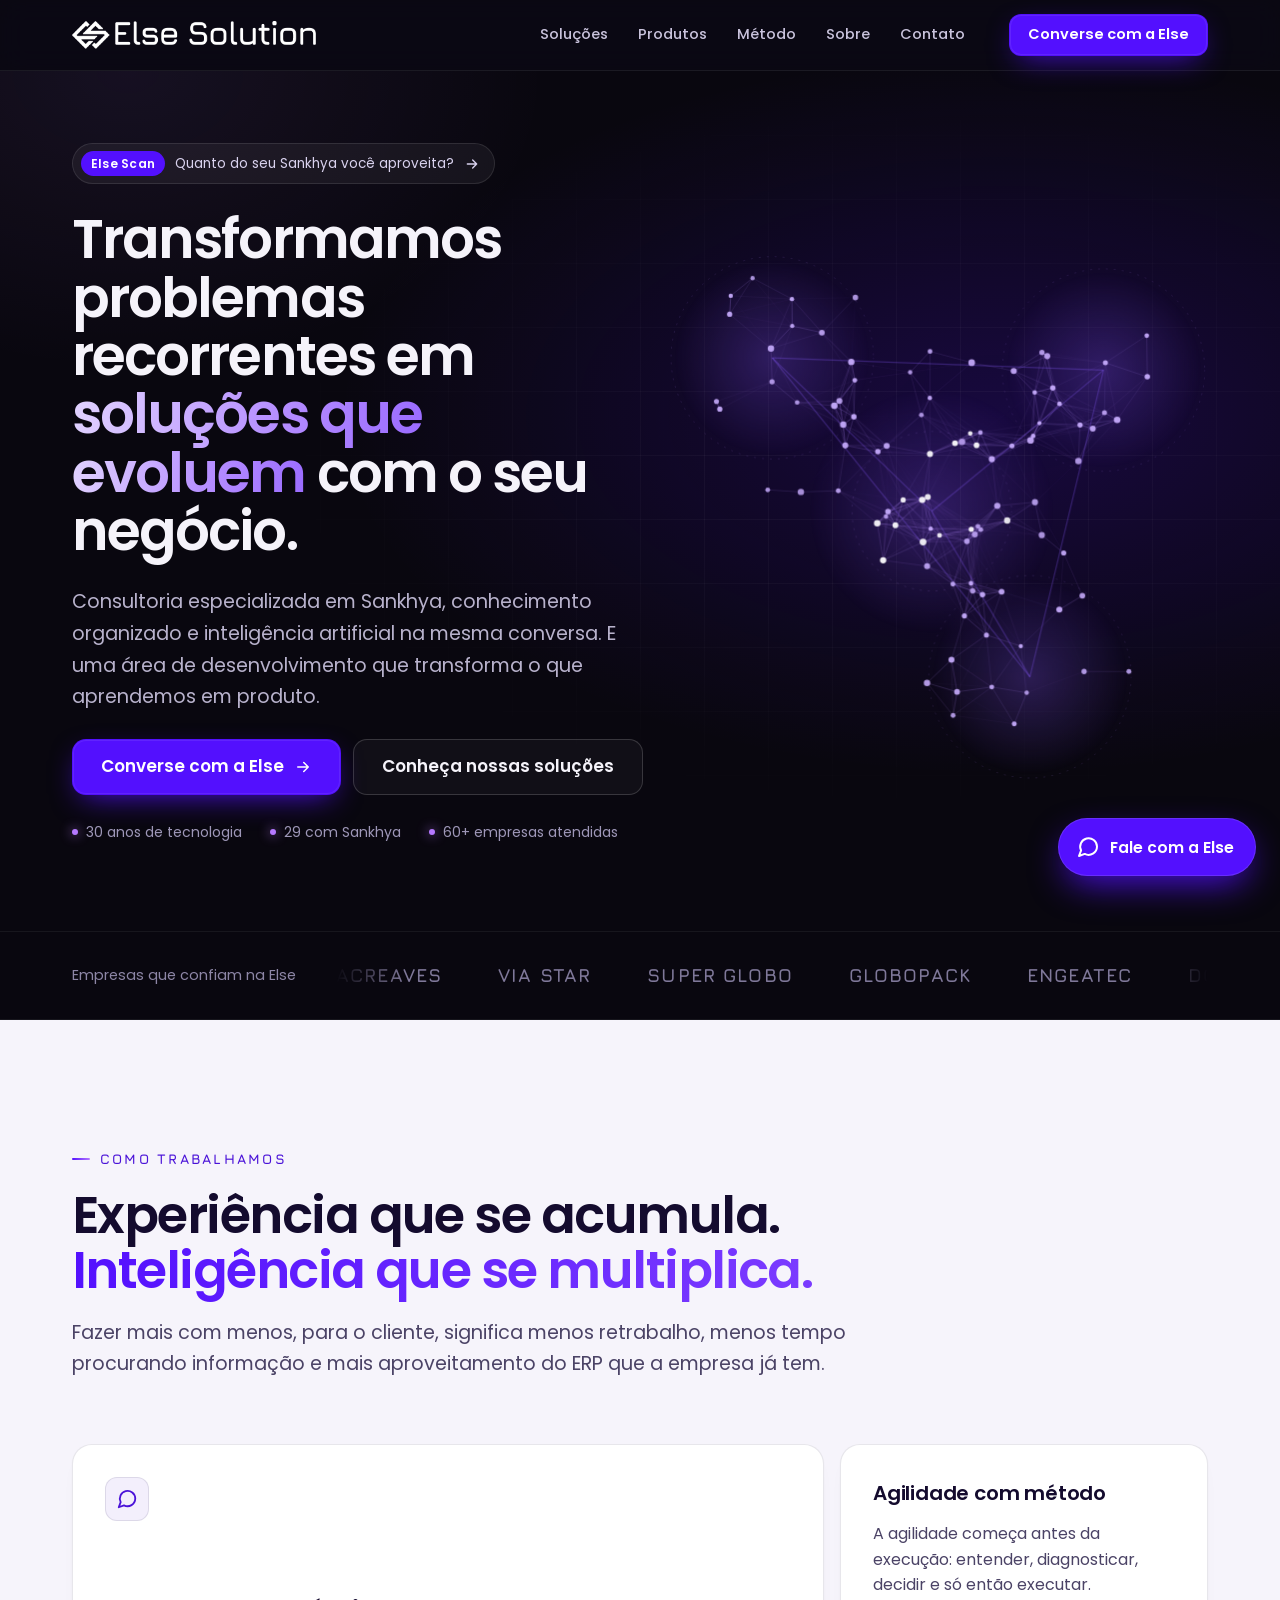
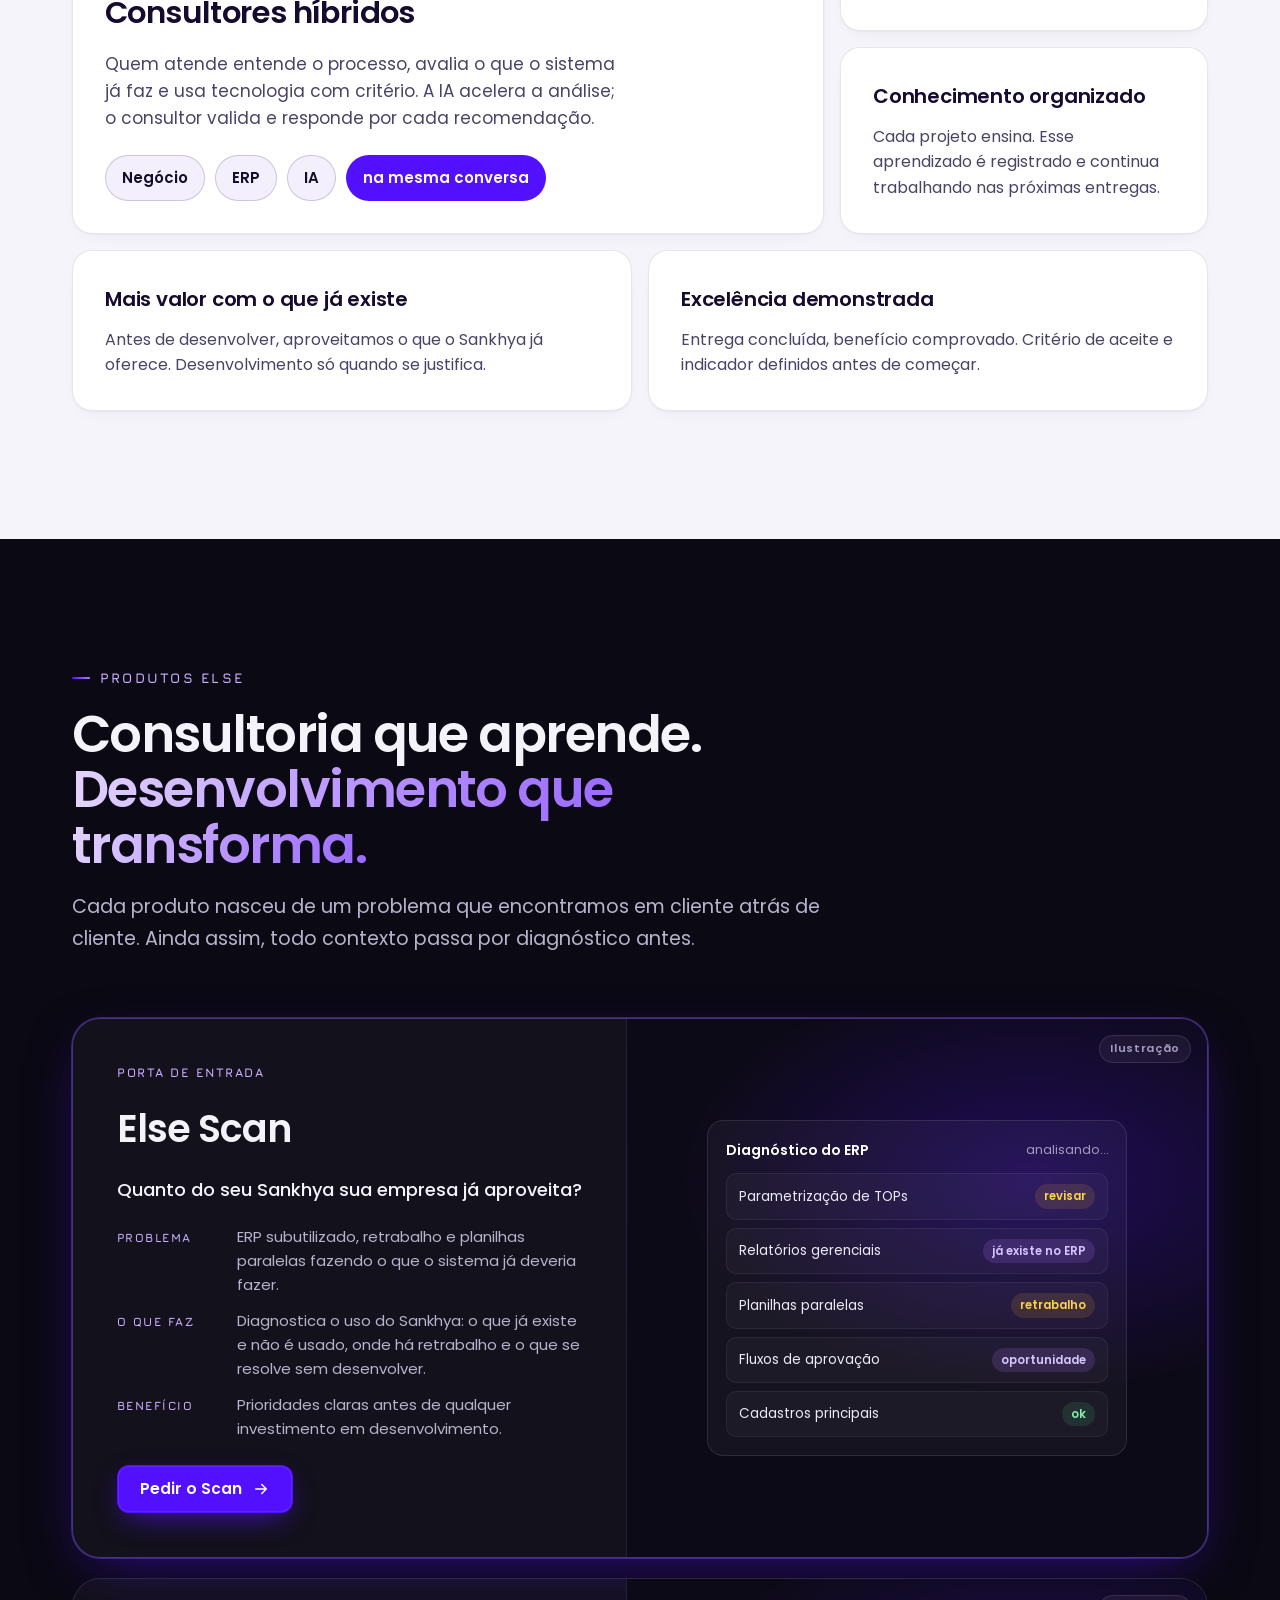
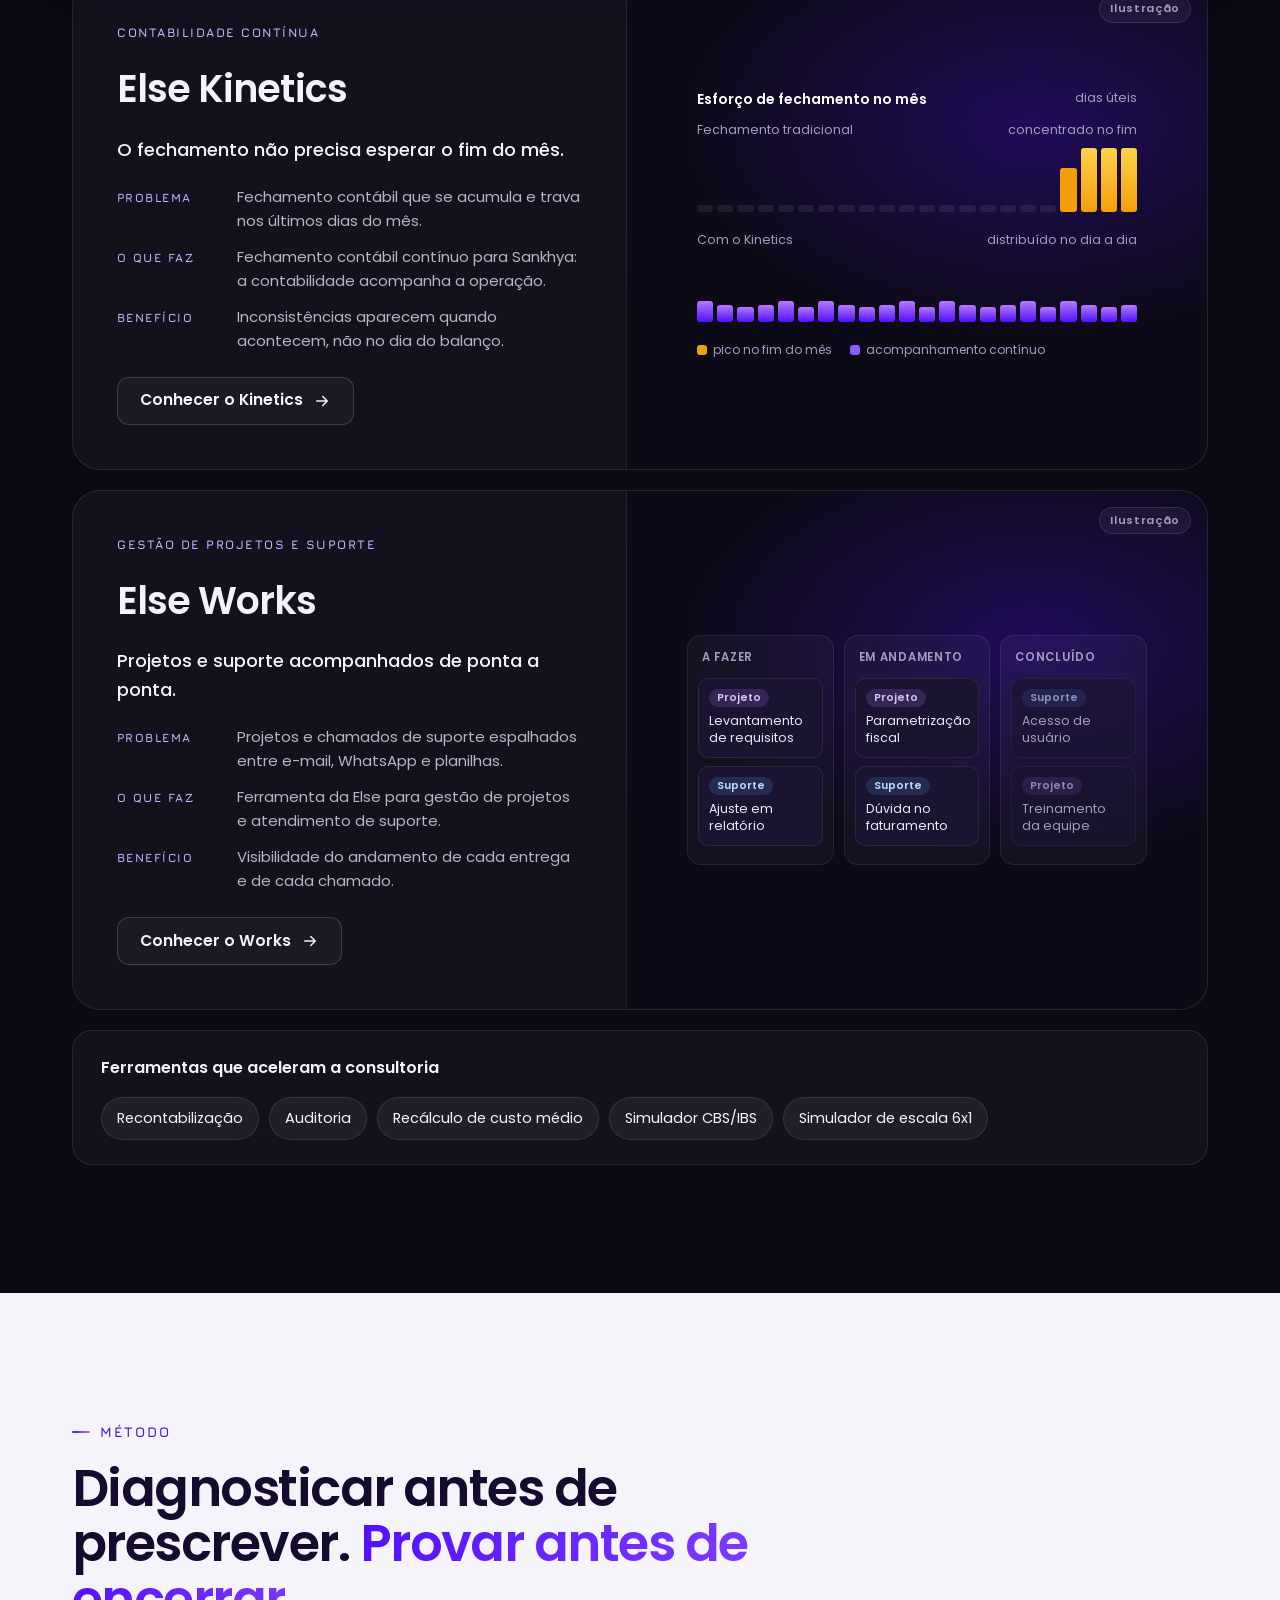
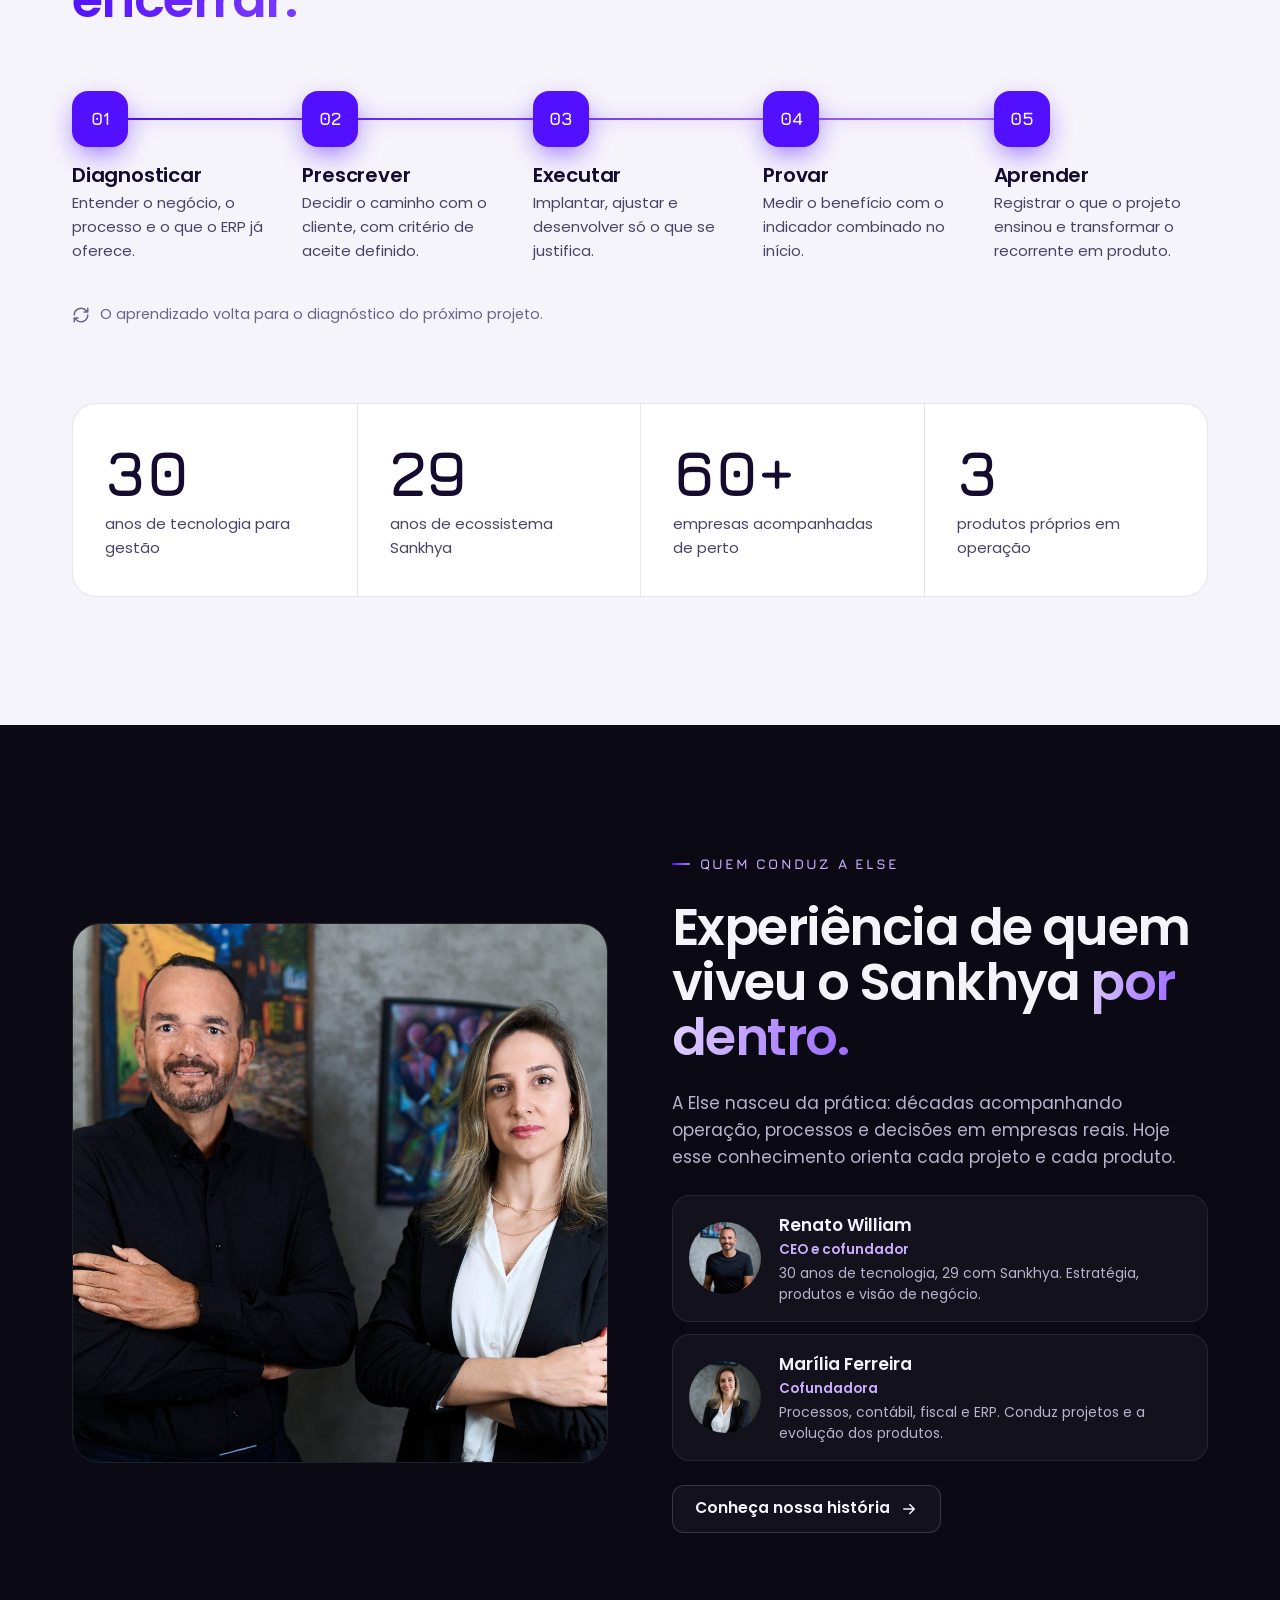
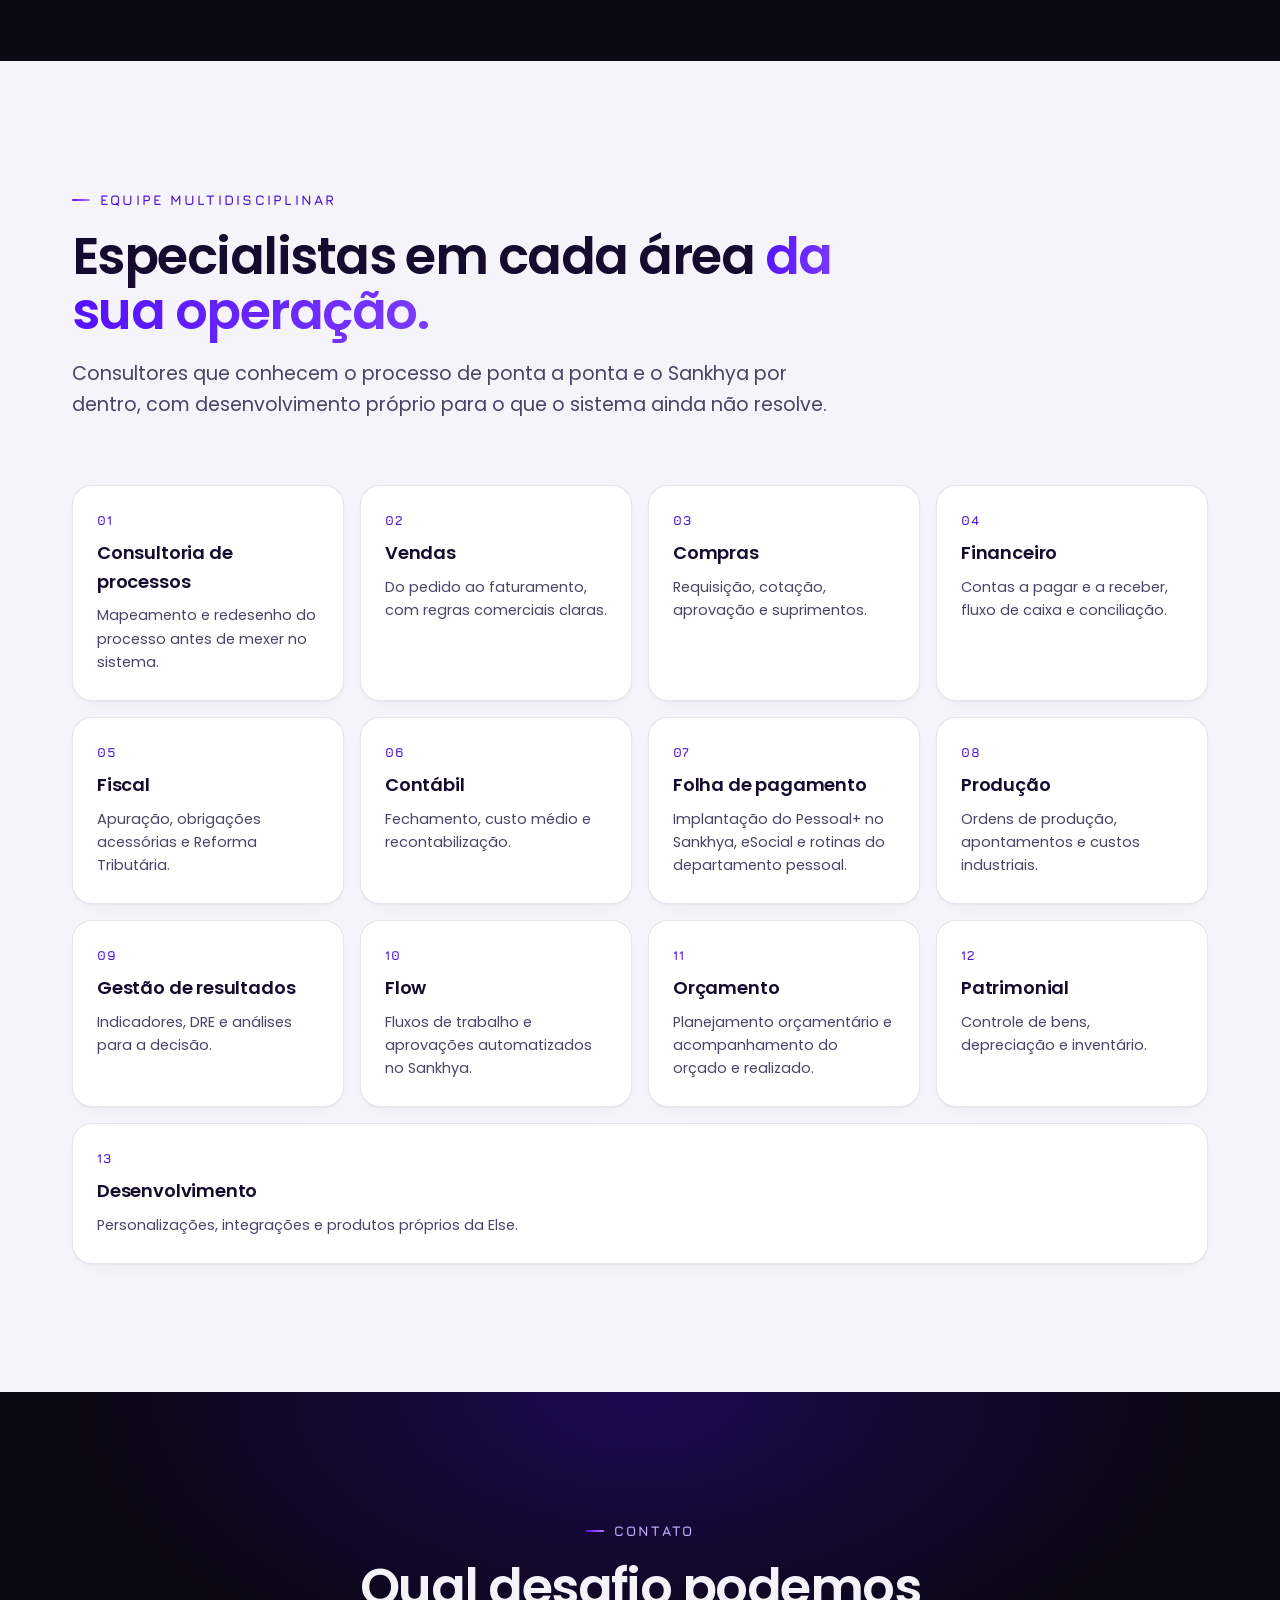
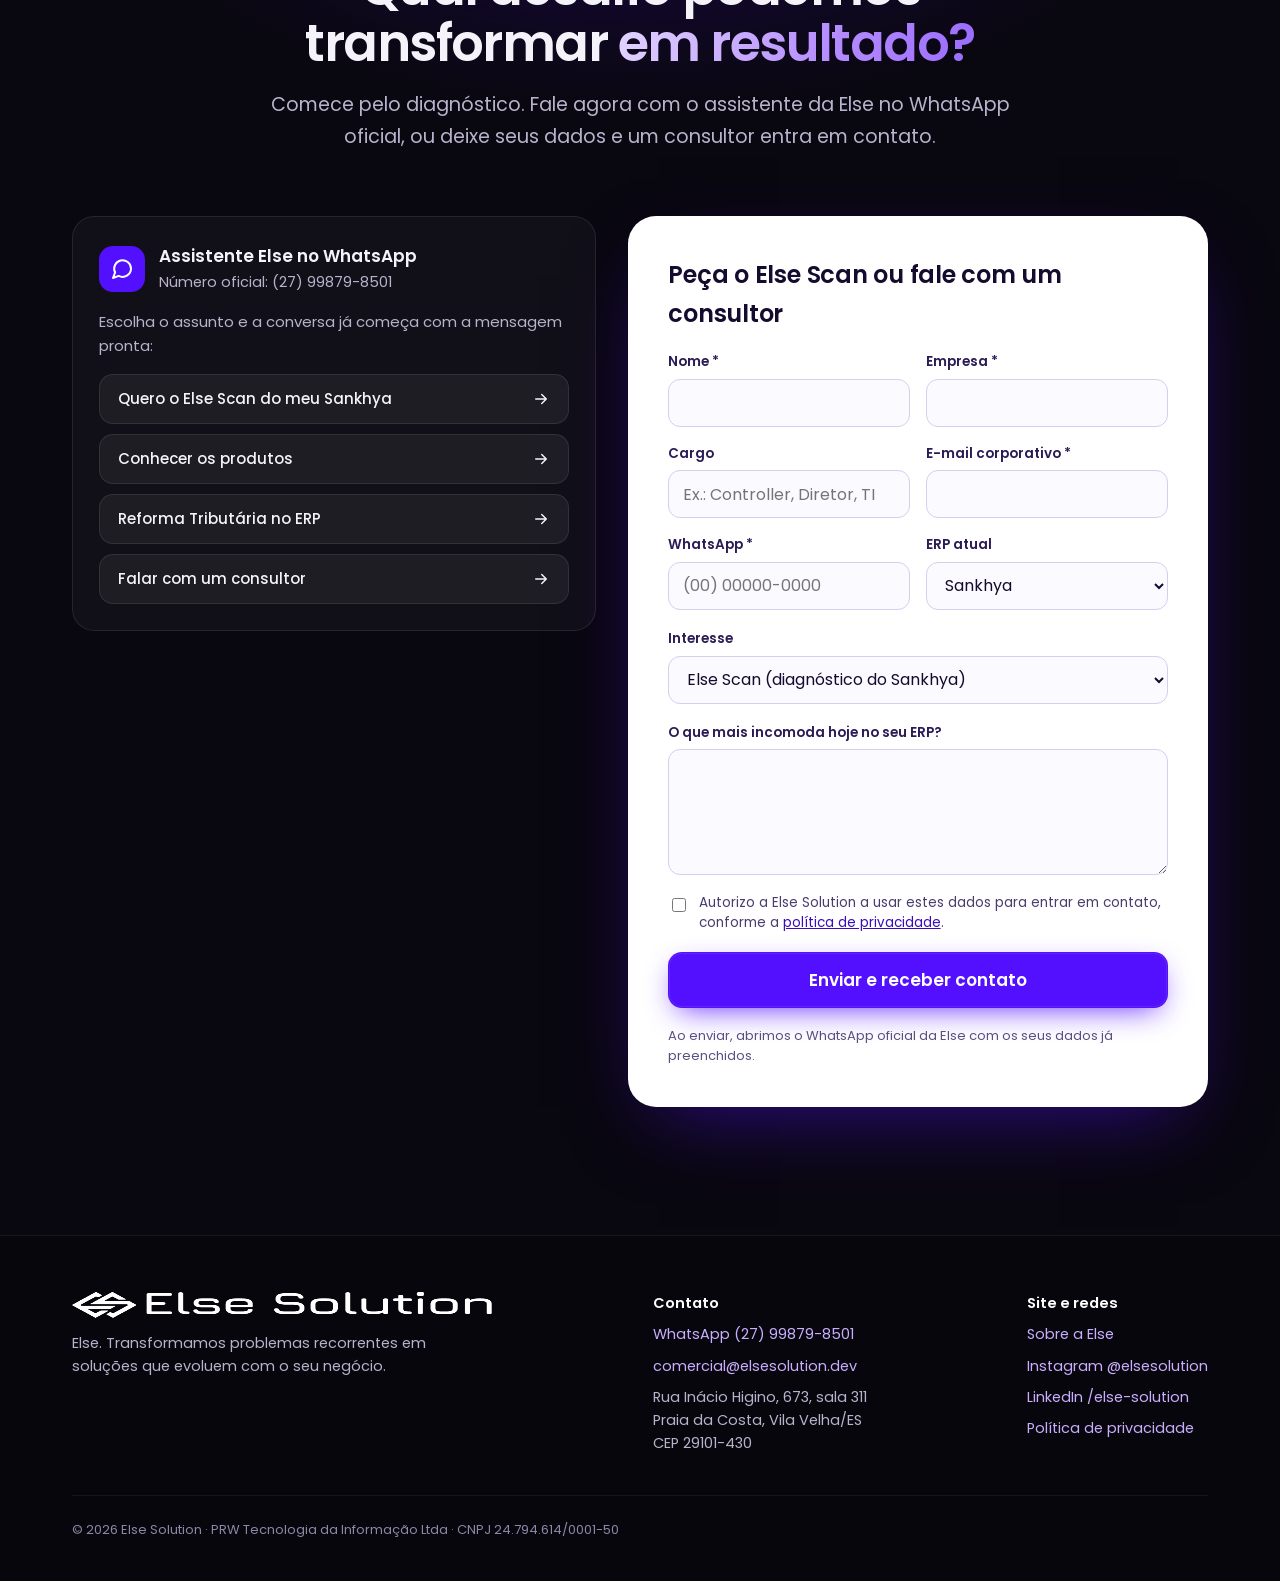
<file: index.html>
<!doctype html>
<html lang="pt-BR">
<head>
<meta charset="utf-8">
<meta name="viewport" content="width=device-width, initial-scale=1">
<title>Else Solution | Consultoria e produtos para Sankhya</title>
<meta name="description" content="Consultoria Sankhya que transforma problemas recorrentes em produtos: Else Scan, Else Kinetics e Else Works. Negócio, ERP e IA na mesma conversa. 30 anos de tecnologia, 29 com Sankhya.">
<link rel="canonical" href="https://www.elsesolution.com.br/">
<meta property="og:type" content="website">
<meta property="og:locale" content="pt_BR">
<meta property="og:title" content="Else Solution | Consultoria e produtos para Sankhya">
<meta property="og:description" content="Transformamos problemas recorrentes em soluções que evoluem com o seu negócio.">
<meta property="og:url" content="https://www.elsesolution.com.br/">
<meta property="og:image" content="https://www.elsesolution.com.br/img/og-else.jpg">
<meta name="twitter:card" content="summary_large_image">
<meta name="theme-color" content="#09070F">
<link rel="icon" type="image/png" sizes="32x32" href="[data-uri]">
<link rel="apple-touch-icon" href="[data-uri]">
<script>document.documentElement.classList.add('js')</script>
<link rel="preconnect" href="https://fonts.googleapis.com">
<link rel="preconnect" href="https://fonts.gstatic.com" crossorigin>
<link href="https://fonts.googleapis.com/css2?family=Jura:wght@500;600;700&family=Poppins:wght@400;500;600;700&display=swap" rel="stylesheet">
<style>
/* Else Solution — site institucional · v2 visual */
:root{
  /* tema escuro (padrão) */
  --bg:#0B0913; --bg-2:#100C1C; --bg-3:#140F26;
  --surface:rgba(255,255,255,.035); --surface-solid:#15111F; --surface-2:rgba(255,255,255,.06);
  --line:rgba(255,255,255,.09); --line-2:rgba(255,255,255,.16);
  --text:#F5F3FA; --text-2:#B8B2CC; --text-3:#8D86A6;
  --accent:#C9AEFF; --violet:#8A5CFF; --primary:#5310FE; --primary-h:#6A2BFF; --lilac:#B579FF;
  --glow:0 0 0 1px rgba(138,92,255,.35),0 18px 60px -20px rgba(83,16,254,.55);
  --radius:20px; --max:1200px;
  --font:"Poppins",system-ui,-apple-system,"Segoe UI",sans-serif;
  --font-d:"Jura","Poppins",sans-serif;
  --ease:cubic-bezier(.2,.7,.2,1);
}
.light{
  --bg:#F6F4FB; --bg-2:#EFEBF8; --bg-3:#E8E2F5;
  --surface:#FFFFFF; --surface-solid:#FFFFFF; --surface-2:#F3EFFC;
  --line:rgba(26,11,61,.10); --line-2:rgba(26,11,61,.18);
  --text:#140B2E; --text-2:#4B4366; --text-3:#6B6388;
  --accent:#4A12D8; --violet:#5310FE;
  --glow:0 0 0 1px rgba(83,16,254,.25),0 18px 50px -24px rgba(83,16,254,.35);
  background:var(--bg); color:var(--text);
}
*{box-sizing:border-box}
html{scroll-behavior:smooth;scroll-padding-top:84px}
body{margin:0;background:var(--bg);color:var(--text);font-family:var(--font);font-size:16px;line-height:1.6;-webkit-font-smoothing:antialiased;text-rendering:optimizeLegibility}
img{max-width:100%;display:block}
a{color:var(--accent)}a:hover{color:var(--text)}
h1,h2,h3,p{margin:0}
::selection{background:#5310FE;color:#fff}
:focus-visible{outline:3px solid var(--lilac);outline-offset:3px;border-radius:8px}
.skip{position:absolute;left:-999px;top:8px;background:#fff;color:#140B2E;padding:10px 14px;border-radius:8px;z-index:100}
.skip:focus{left:8px}
.wrap{max-width:var(--max);margin:0 auto;padding:0 32px}
.section{padding:128px 0;position:relative;background:var(--bg);color:var(--text)}
.section.alt{background:var(--bg-2)}
.section.line{border-top:1px solid var(--line)}

/* tipografia */
.eyebrow{display:inline-flex;align-items:center;gap:10px;font-family:var(--font-d);font-weight:700;font-size:14px;letter-spacing:.16em;text-transform:uppercase;color:var(--accent)}
.eyebrow::before{content:"";width:18px;height:2px;border-radius:2px;background:linear-gradient(90deg,var(--primary),var(--lilac))}
.tag{font-family:var(--font-d);font-weight:700;font-size:12.5px;letter-spacing:.12em;color:var(--accent);text-transform:uppercase}
.h1{font-size:clamp(36px,4.3vw,60px);line-height:1.06;font-weight:600;letter-spacing:-.035em;color:var(--text)}
.h2{font-size:clamp(32px,4vw,52px);line-height:1.08;font-weight:600;letter-spacing:-.03em;color:var(--text)}
.grad{-webkit-box-decoration-break:clone;box-decoration-break:clone;background:linear-gradient(100deg,#E2D4FF 0%,#B48CFF 60%,#9A6BFF 100%);-webkit-background-clip:text;background-clip:text;color:transparent}
.light .grad{-webkit-box-decoration-break:clone;box-decoration-break:clone;background:linear-gradient(100deg,#5310FE 0%,#7B3BFF 100%);-webkit-background-clip:text;background-clip:text}
.lead{font-size:clamp(17px,1.5vw,20px);line-height:1.65;color:var(--text-2)}
.muted{color:var(--text-2)}
.small{font-size:14.5px;color:var(--text-3)}
.stack{display:flex;flex-direction:column;gap:18px}
.head{max-width:780px;margin-bottom:64px}
.head.center{margin-left:auto;margin-right:auto;text-align:center;align-items:center}
.split{display:flex;flex-wrap:wrap;align-items:center;gap:64px}
.split>*{flex:1 1 460px;min-width:0}
.grid{display:grid;gap:16px;grid-template-columns:repeat(auto-fit,minmax(250px,1fr))}
.grid.wide{grid-template-columns:repeat(auto-fit,minmax(min(320px,100%),1fr));gap:20px}

/* cards com brilho que segue o ponteiro */
.card{position:relative;background:var(--surface);border:1px solid var(--line);border-radius:var(--radius);padding:32px;display:flex;flex-direction:column;gap:12px;transition:border-color .3s var(--ease),transform .3s var(--ease),box-shadow .3s var(--ease);isolation:isolate}
.card h3{font-size:20px;font-weight:600;letter-spacing:-.01em;color:var(--text)}
.card p{color:var(--text-2)}
.card::before{content:"";position:absolute;inset:-1px;border-radius:inherit;padding:1px;background:radial-gradient(260px circle at var(--mx,50%) var(--my,0%),rgba(181,121,255,.65),transparent 60%);-webkit-mask:linear-gradient(#000 0 0) content-box,linear-gradient(#000 0 0);-webkit-mask-composite:xor;mask-composite:exclude;opacity:0;transition:opacity .3s;pointer-events:none;z-index:-1}
.card:hover{border-color:var(--line-2);transform:translateY(-2px)}
.card:hover::before{opacity:1}
.card.featured{background:linear-gradient(180deg,rgba(83,16,254,.14),rgba(83,16,254,.04));border-color:rgba(138,92,255,.45);box-shadow:var(--glow)}
.light .card{box-shadow:0 1px 2px rgba(20,11,46,.04),0 8px 24px -16px rgba(20,11,46,.12)}
.light .card.featured{background:linear-gradient(180deg,#FFFFFF,#F3EEFF)}

/* botões */
.btn{white-space:nowrap;display:inline-flex;align-items:center;justify-content:center;gap:10px;min-height:48px;padding:0 22px;border-radius:12px;font-weight:600;font-size:15.5px;text-decoration:none;border:1px solid transparent;cursor:pointer;font-family:inherit;transition:background .2s,border-color .2s,transform .2s var(--ease),box-shadow .2s}
.btn:active{transform:translateY(1px)}
.btn-lg{min-height:56px;padding:0 28px;font-size:17px;border-radius:14px}
.btn-primary{background:var(--primary);color:#fff;box-shadow:0 0 0 1px rgba(255,255,255,.08) inset,0 10px 30px -10px rgba(83,16,254,.9)}
.btn-primary:hover{background:var(--primary-h);color:#fff;transform:translateY(-1px);box-shadow:0 0 0 1px rgba(255,255,255,.12) inset,0 14px 36px -10px rgba(106,43,255,1)}
.btn-outline{border-color:var(--line-2);color:var(--text);background:var(--surface)}
.btn-outline:hover{border-color:var(--violet);color:var(--text)}
.btn .arr{transition:transform .2s var(--ease)}
.btn:hover .arr{transform:translateX(3px)}
.actions{display:flex;flex-wrap:wrap;gap:12px}

/* cabeçalho */
.header{position:sticky;top:0;z-index:50;background:rgba(11,9,19,.72);backdrop-filter:saturate(160%) blur(14px);-webkit-backdrop-filter:saturate(160%) blur(14px);border-bottom:1px solid rgba(255,255,255,.07)}
.header .wrap{display:flex;align-items:center;justify-content:space-between;gap:16px;padding-top:14px;padding-bottom:14px;position:relative}
.logo{flex:0 0 auto}.logo img{height:28px;width:auto}
.menu{display:flex;align-items:center;gap:32px}
.nav{display:flex;align-items:center;gap:6px}
.nav a{white-space:nowrap;color:#C9C3DC;text-decoration:none;font-weight:500;font-size:14.5px;padding:8px 12px;border-radius:999px;transition:color .2s,background .2s}
.nav a:hover{color:#fff;background:rgba(255,255,255,.06)}
.nav a[aria-current="page"]{color:#fff;background:rgba(138,92,255,.18)}
.header-cta{display:flex;gap:10px}
.header-cta .btn{min-height:42px;padding:0 18px;font-size:14.5px}
.menu-btn{display:none;width:46px;height:46px;border-radius:12px;border:1px solid rgba(255,255,255,.16);background:transparent;color:#fff;align-items:center;justify-content:center;cursor:pointer}
@media (max-width:1000px){
  .menu-btn{display:inline-flex}
  .menu{display:none}
  .header.open .menu{display:flex;flex-direction:column;align-items:stretch;gap:20px;position:absolute;left:0;right:0;top:100%;background:#0B0913;border-bottom:1px solid rgba(255,255,255,.08);padding:12px 32px 28px}
  .header.open .nav{flex-direction:column;align-items:stretch;gap:2px}
  .header.open .nav a{padding:13px 12px;font-size:17px;border-radius:10px}
}

/* abertura */
.hero{position:relative;overflow:hidden;background:radial-gradient(1100px 600px at 78% 40%,rgba(83,16,254,.20),transparent 60%),radial-gradient(700px 500px at 10% 0%,rgba(181,121,255,.08),transparent 60%),#09070F;padding:72px 0 88px;min-height:min(880px,calc(100vh - 70px));display:flex;align-items:center}
.hero::after{content:"";position:absolute;inset:0;background-image:linear-gradient(rgba(255,255,255,.035) 1px,transparent 1px),linear-gradient(90deg,rgba(255,255,255,.035) 1px,transparent 1px);background-size:64px 64px;-webkit-mask:radial-gradient(ellipse 70% 60% at 70% 45%,#000 20%,transparent 75%);mask:radial-gradient(ellipse 70% 60% at 70% 45%,#000 20%,transparent 75%);pointer-events:none}
.hero .wrap{position:relative;z-index:2;width:100%}
.hero-grid{display:grid;grid-template-columns:minmax(0,1.12fr) minmax(0,1fr);gap:32px;align-items:center}
.hero .copy{display:flex;flex-direction:column;gap:26px;max-width:680px}
.pill{align-self:flex-start;display:inline-flex;align-items:center;gap:10px;padding:7px 14px 7px 8px;border-radius:999px;background:rgba(255,255,255,.05);border:1px solid rgba(255,255,255,.1);font-size:13.5px;color:#D9D2EE;text-decoration:none}
.pill b{white-space:nowrap;font-weight:600;background:var(--primary);color:#fff;border-radius:999px;padding:3px 10px;font-size:12px;letter-spacing:.02em}
.pill:hover{border-color:rgba(181,121,255,.5);color:#fff}
.proof{display:flex;flex-wrap:wrap;gap:10px 28px;font-size:14px;color:#9E97B8}
.proof span{display:inline-flex;align-items:center;gap:8px}
.proof span::before{content:"";width:6px;height:6px;border-radius:50%;background:var(--lilac);box-shadow:0 0 12px var(--lilac)}
.viz{position:relative;aspect-ratio:1/1;width:118%;max-width:660px;justify-self:end;margin-right:-6%}
.viz canvas{position:absolute;inset:0;width:100%;height:100%}
.viz .static{position:absolute;inset:0;width:100%;height:100%;opacity:0;transition:opacity .6s}
.no-anim .viz .static{opacity:1}
.node-chip{position:absolute;transform:translate(-50%,-50%);padding:8px 14px;border-radius:999px;background:rgba(14,10,26,.78);border:1px solid rgba(181,121,255,.45);color:#EDE6FF;font-size:13px;font-weight:600;letter-spacing:.01em;white-space:nowrap;backdrop-filter:blur(6px);box-shadow:0 0 24px -6px rgba(138,92,255,.8);opacity:0;transition:opacity .8s var(--ease) .1s,transform .8s var(--ease)}
.node-chip small{display:block;font-family:var(--font-d);font-size:10.5px;letter-spacing:.14em;color:#B9A4F0;font-weight:700}
.viz.formed .node-chip,.no-anim .node-chip{opacity:1}
.node-chip.core{background:linear-gradient(135deg,#5310FE,#8A5CFF);border-color:transparent;color:#fff}
.node-chip.core small{color:#E6DAFF}
@media (max-width:900px){
  .hero{min-height:0;padding:56px 0 64px}
  .hero-grid{grid-template-columns:1fr}
  .viz{justify-self:center;width:100%;max-width:480px;margin:8px 0 0}
}

/* faixa de clientes */
.clients{background:#09070F;border-top:1px solid rgba(255,255,255,.06);border-bottom:1px solid rgba(255,255,255,.06);padding:28px 0;overflow:hidden}
.clients .wrap{display:flex;align-items:center;gap:40px}
.clients .small{flex:0 0 auto;color:#8D86A6}
.marquee{flex:1;overflow:hidden;-webkit-mask:linear-gradient(90deg,transparent,#000 8%,#000 92%,transparent);mask:linear-gradient(90deg,transparent,#000 8%,#000 92%,transparent)}
.logos{display:flex;align-items:center;gap:56px;width:max-content;font-family:var(--font-d);font-weight:700;font-size:19px;letter-spacing:.06em;color:#7F7899;animation:marq 38s linear infinite}
.logos span{white-space:nowrap}
@keyframes marq{to{transform:translateX(-50%)}}
@media (max-width:700px){.clients .wrap{flex-direction:column;align-items:flex-start;gap:14px}.marquee{width:100%}}

/* bento */
.bento{display:grid;gap:16px;grid-template-columns:repeat(6,minmax(0,1fr))}
.bento .card{grid-column:span 2}
.bento .card.big{grid-column:span 4;grid-row:span 2;justify-content:space-between;min-height:340px}
.bento .card.big h3{font-size:clamp(24px,2.4vw,32px);letter-spacing:-.02em}
.bento .card.big p{font-size:17px;max-width:520px}
.bento .ico{width:44px;height:44px;border-radius:12px;display:flex;align-items:center;justify-content:center;background:var(--surface-2);color:var(--accent);border:1px solid var(--line)}
.bento .card.wide2{grid-column:span 2}
.convo{display:flex;flex-wrap:wrap;gap:10px;margin-top:8px}
.convo span{padding:10px 16px;border-radius:999px;border:1px solid var(--line-2);background:var(--surface-2);font-weight:600;font-size:15px;color:var(--text)}
.convo span.on{background:var(--primary);color:#fff;border-color:transparent}
@media (max-width:980px){.bento{grid-template-columns:repeat(2,minmax(0,1fr))}.bento .card,.bento .card.big,.bento .card.wide2{grid-column:span 2}.bento .card.big{grid-row:auto;min-height:0}}
@media (min-width:640px) and (max-width:980px){.bento .card{grid-column:span 1}.bento .card.big{grid-column:span 2}}

/* produtos */
.products{display:flex;flex-direction:column;gap:20px}
.product{display:grid;grid-template-columns:minmax(0,1fr) minmax(0,1.05fr);gap:0;border:1px solid var(--line);border-radius:28px;overflow:hidden;background:var(--surface)}
.product .txt{padding:44px;display:flex;flex-direction:column;gap:16px}
.product h3{font-size:clamp(28px,3vw,38px);font-weight:600;letter-spacing:-.025em}
.product .hook{font-size:18px;font-weight:500;color:var(--text)}
.product .rows{display:grid;gap:12px;margin:4px 0 8px}
.product .rows div{display:grid;grid-template-columns:108px 1fr;gap:12px;font-size:15px;color:var(--text-2)}
.product .rows dt,.product .rows b{font-family:var(--font-d);font-weight:700;font-size:12px;letter-spacing:.12em;text-transform:uppercase;color:var(--accent);padding-top:3px}
.product .txt .btn{align-self:flex-start;margin-top:auto}
.product .demo{position:relative;min-height:380px;background:radial-gradient(500px 300px at 70% 30%,rgba(83,16,254,.28),transparent 70%),#0D0A18;border-left:1px solid var(--line);display:flex;align-items:center;justify-content:center;padding:36px}
.product.featured{border-color:rgba(138,92,255,.45);box-shadow:var(--glow)}
.ilus{position:absolute;top:16px;right:16px;font-size:11px;font-weight:600;letter-spacing:.06em;color:#A49CC0;background:rgba(255,255,255,.05);border:1px solid rgba(255,255,255,.1);padding:4px 10px;border-radius:999px}
@media (max-width:900px){.product{grid-template-columns:1fr}.product .demo{border-left:0;border-top:1px solid var(--line);min-height:320px}.product .txt{padding:32px 26px}}

/* demo Scan */
.scan{width:100%;max-width:420px;background:rgba(255,255,255,.04);border:1px solid rgba(255,255,255,.1);border-radius:16px;padding:18px;position:relative;overflow:hidden;color:#EDE9F7}
.scan .bar{display:flex;align-items:center;justify-content:space-between;font-size:12.5px;color:#A49CC0;margin-bottom:12px}
.scan .bar b{color:#fff;font-weight:600;font-size:14px}
.scan ul{list-style:none;margin:0;padding:0;display:grid;gap:8px}
.scan li{display:flex;align-items:center;justify-content:space-between;gap:12px;padding:10px 12px;border-radius:10px;background:rgba(255,255,255,.03);border:1px solid rgba(255,255,255,.06);font-size:13.5px}
.scan li em{font-style:normal;font-size:11.5px;font-weight:600;padding:3px 9px;border-radius:999px}
.scan li em.ok{background:rgba(74,222,128,.12);color:#86EFAC}
.scan li em.warn{background:rgba(251,191,36,.12);color:#FCD34D}
.scan li em.opp{background:rgba(181,121,255,.16);color:#D8C4FF}
.scan .beam{position:absolute;left:0;right:0;top:0;height:60px;background:linear-gradient(180deg,transparent,rgba(138,92,255,.25),transparent);pointer-events:none;opacity:0}
.play .scan .beam{animation:beam 4.8s var(--ease) infinite;opacity:1}
.play .scan li em{animation:pop 4.8s infinite}
.play .scan li:nth-child(1) em{animation-delay:.5s}.play .scan li:nth-child(2) em{animation-delay:1.1s}.play .scan li:nth-child(3) em{animation-delay:1.7s}.play .scan li:nth-child(4) em{animation-delay:2.3s}.play .scan li:nth-child(5) em{animation-delay:2.9s}
@keyframes beam{0%{transform:translateY(-60px)}70%{transform:translateY(330px)}100%{transform:translateY(330px)}}
@keyframes pop{0%,5%{opacity:0;transform:scale(.9)}12%,88%{opacity:1;transform:scale(1)}100%{opacity:0}}
.no-anim .scan li em{opacity:1;transform:none}

/* demo Kinetics */
.kin{width:100%;max-width:440px;color:#EDE9F7}
.kin .lbl{display:flex;justify-content:space-between;font-size:12.5px;color:#A49CC0;margin-bottom:10px}
.kin .lbl b{color:#fff;font-weight:600;font-size:14px}
.kin .row{margin-bottom:18px}
.kin .row p{font-size:12.5px;color:#A49CC0;margin-bottom:8px;display:flex;justify-content:space-between}
.days{display:grid;grid-template-columns:repeat(22,1fr);gap:4px;height:64px;align-items:end}
.days i{display:block;border-radius:3px;background:rgba(255,255,255,.08);height:12%}
.days.old i:nth-last-child(-n+3){background:linear-gradient(180deg,#FCD34D,#F59E0B);height:100%}
.days.old i:nth-last-child(4){height:70%;background:#F59E0B}
.days.cont i{background:linear-gradient(180deg,#B579FF,#5310FE);height:28%;transform-origin:bottom}
.play .days.cont i{animation:grow 5s var(--ease) infinite}
.days.cont i:nth-child(odd){height:34%}.days.cont i:nth-child(3n){height:24%}
@keyframes grow{0%{transform:scaleY(.2)}20%,85%{transform:scaleY(1)}100%{transform:scaleY(.2)}}
.no-anim .days.cont i{transform:none}
.kin .legend{display:flex;gap:18px;font-size:12px;color:#A49CC0}
.kin .legend span{display:inline-flex;align-items:center;gap:6px}
.kin .legend span::before{content:"";width:10px;height:10px;border-radius:3px;background:#F59E0B}
.kin .legend span.c::before{background:#8A5CFF}

/* demo Works (marcador) */
.works{width:100%;max-width:420px;display:grid;gap:10px}
.works div{height:54px;border-radius:12px;border:1px dashed rgba(255,255,255,.18);display:flex;align-items:center;padding:0 16px;color:#8D86A6;font-size:13.5px}

/* ferramentas */
.tools{margin-top:20px;display:flex;flex-wrap:wrap;align-items:center;gap:16px 28px;padding:24px 28px;border:1px solid var(--line);border-radius:20px;background:var(--surface)}
.tools p{font-weight:600}
.chips{display:flex;flex-wrap:wrap;gap:10px}
.chip{padding:9px 15px;border-radius:999px;background:var(--surface-2);border:1px solid var(--line);font-size:14.5px;color:var(--text)}

/* método */
.cycle5{position:relative;display:grid;grid-template-columns:repeat(5,minmax(0,1fr));gap:16px;list-style:none;margin:0;padding:0}
.cycle5::before{content:"";position:absolute;left:28px;width:var(--track,80%);top:27px;height:2px;background:var(--line)}
.prog-track{position:absolute;z-index:0;left:28px;top:27px;height:2px;width:0;background:linear-gradient(90deg,#5310FE,#B579FF);transition:width .9s var(--ease);box-shadow:0 0 16px rgba(138,92,255,.7)}
.cycle5 li{position:relative;display:flex;flex-direction:column;gap:12px}
.cycle5 .dot{width:56px;height:56px;border-radius:16px;display:flex;align-items:center;justify-content:center;background:var(--surface-solid);border:1px solid var(--line-2);font-family:var(--font-d);font-weight:700;font-size:18px;color:var(--text-3);transition:all .5s var(--ease);position:relative;z-index:1}
.cycle5 li.on .dot{background:var(--primary);border-color:transparent;color:#fff;box-shadow:0 10px 30px -8px rgba(83,16,254,.8)}
.cycle5 h3{font-size:20px;font-weight:600;letter-spacing:-.01em}
.cycle5 p{font-size:15px;color:var(--text-2)}
.loop{margin-top:40px;display:inline-flex;align-items:center;gap:10px;font-size:14.5px;color:var(--text-3)}
@media (max-width:900px){
  .cycle5{grid-template-columns:1fr;gap:28px}
  .cycle5::before{left:27px;top:28px;width:2px;height:var(--track,80%)}
  .prog-track{left:27px;top:28px;width:2px!important;height:0;transition:height .9s var(--ease)}
  .cycle5 li{flex-direction:row;align-items:flex-start;gap:20px}
  .cycle5 li>div{padding-top:6px}
}

/* números */
.stats{display:grid;grid-template-columns:repeat(4,minmax(0,1fr));border:1px solid var(--line);border-radius:24px;overflow:hidden;background:var(--surface)}
.stat{padding:36px 32px;display:flex;flex-direction:column;gap:8px;border-left:1px solid var(--line)}
.stat:first-child{border-left:0}
.stat .v{font-family:var(--font-d);font-weight:700;font-size:clamp(44px,5vw,64px);line-height:1;letter-spacing:-.02em}
.stat .muted{font-size:15px}
@media (max-width:900px){.stats{grid-template-columns:repeat(2,minmax(0,1fr))}.stat:nth-child(3){border-left:0}.stat:nth-child(n+3){border-top:1px solid var(--line)}}

/* liderança */
.photo{width:100%;height:540px;object-fit:cover;object-position:center 30%;border-radius:28px;border:1px solid var(--line)}
.photo-wrap{position:relative}
.photo-wrap::after{content:"";position:absolute;inset:auto 24px -24px 24px;height:60px;background:radial-gradient(closest-side,rgba(83,16,254,.35),transparent);filter:blur(10px);z-index:-1}
.person{display:flex;align-items:center;gap:18px;padding:16px;border-radius:18px;background:var(--surface);border:1px solid var(--line)}
.person img{flex:0 0 auto;width:72px;height:72px;border-radius:50%;object-fit:cover;object-position:center 20%}
.person .nm{font-size:17px;font-weight:600;color:var(--text)}
.person .rl{font-size:13.5px;font-weight:600;color:var(--accent)}
.person .ln{font-size:14px;line-height:1.5;color:var(--text-2);margin-top:2px}

/* especialidades */
.area{padding:24px 24px 26px;gap:8px}
.area .n{font-family:var(--font-d);font-weight:700;font-size:13px;letter-spacing:.1em;color:var(--accent)}
.area h3{font-size:18px}
.area p{font-size:14.5px}
.area.full{grid-column:1/-1}

/* contato */
.cta-band{position:relative;overflow:hidden;background:radial-gradient(900px 500px at 50% 0%,rgba(83,16,254,.28),transparent 65%),#09070F}
.contact{display:grid;grid-template-columns:minmax(0,.95fr) minmax(0,1.05fr);gap:32px;align-items:stretch}
.contact .info{display:flex;flex-direction:column;gap:24px}
.form-box{background:#FFFFFF;color:#140B2E;border-radius:28px;padding:40px;box-shadow:0 30px 80px -30px rgba(83,16,254,.55)}
@media (max-width:900px){.contact{grid-template-columns:1fr}}
.wa-card{background:var(--surface);border:1px solid var(--line);border-radius:22px;padding:26px;display:flex;flex-direction:column;gap:16px}
.wa-head{display:flex;align-items:center;gap:14px}
.wa-ic{width:46px;height:46px;border-radius:14px;background:var(--primary);display:flex;align-items:center;justify-content:center;color:#fff;flex:0 0 auto}
.topic{display:flex;align-items:center;justify-content:space-between;min-height:50px;padding:0 18px;border-radius:14px;background:var(--surface-2);border:1px solid var(--line);color:var(--text);font-size:15px;font-weight:500;text-decoration:none;transition:border-color .2s,background .2s}
.topic:hover{border-color:var(--violet);background:rgba(83,16,254,.12);color:var(--text)}
.topic:hover .arr{transform:translateX(3px)}
.topic .arr{transition:transform .2s var(--ease)}
.form{display:flex;flex-direction:column;gap:18px}
.form h3{font-size:24px;font-weight:600;letter-spacing:-.01em}
.fields{display:grid;gap:16px;grid-template-columns:repeat(auto-fit,minmax(220px,1fr))}
.form label{display:flex;flex-direction:column;gap:6px;font-size:13.5px;font-weight:600;color:#2B1C55}
.form input,.form select,.form textarea{min-height:48px;padding:0 14px;border-radius:12px;border:1px solid #D6CEEE;background:#FBFAFE;font-size:16px;color:#140B2E;font-family:inherit;transition:border-color .2s,box-shadow .2s}
.form textarea{padding:12px 14px;resize:vertical;min-height:110px}
.form input:focus,.form select:focus,.form textarea:focus{outline:none;border-color:#5310FE;box-shadow:0 0 0 4px rgba(83,16,254,.15)}
.form .check{flex-direction:row;align-items:flex-start;gap:10px;font-weight:400;line-height:1.5;color:#4A3D6E}
.form .check input{min-height:0;width:20px;height:20px;margin-top:2px;accent-color:#5310FE}
.form .check a{color:#3B0CB8}
.form .hint{font-size:13px;color:#5B4E80}
.form-ok{display:none;min-height:480px;flex-direction:column;justify-content:center;gap:16px}
.form-ok.show{display:flex}
.form-ok .okic{width:56px;height:56px;border-radius:50%;background:#5310FE;color:#fff;display:flex;align-items:center;justify-content:center}
.form-ok h3{font-size:28px}
.form-ok p{font-size:17px;color:#4A3D6E}
.form-ok .btn-outline{color:#3B0CB8;border-color:#5310FE;background:transparent;align-self:flex-start}

/* rodapé */
.footer{border-top:1px solid rgba(255,255,255,.07);background:#07060C;padding:56px 0 40px;color:#B8B2CC}
.footer .cols{display:flex;flex-wrap:wrap;justify-content:space-between;gap:32px}
.footer .col{display:flex;flex-direction:column;gap:8px;font-size:14.5px}
.footer .col strong{color:#fff;font-weight:600}
.footer a{text-decoration:none;color:#C9AEFF}
.footer a:hover{color:#fff}
.footer .legal{margin-top:40px;padding-top:24px;border-top:1px solid rgba(255,255,255,.06);font-size:13px;color:#8D86A6}

/* chat flutuante */
.chat{position:fixed;right:24px;bottom:24px;z-index:60;display:flex;flex-direction:column;align-items:flex-end;gap:14px}
.chat-panel{width:340px;max-width:calc(100vw - 48px);background:#fff;color:#140B2E;border-radius:20px;overflow:hidden;box-shadow:0 24px 64px rgba(0,0,0,.5);transform-origin:bottom right;animation:chatin .25s var(--ease)}
@keyframes chatin{from{opacity:0;transform:scale(.96) translateY(6px)}}
.chat-panel[hidden]{display:none}
.chat-top{background:linear-gradient(135deg,#1E0A44,#2B0E6B);color:#fff;padding:16px 18px;display:flex;align-items:center;justify-content:space-between;gap:12px}
.chat-top .s{font-size:12.5px;color:#D9D1F2}
.chat-x{width:44px;height:44px;border:0;border-radius:10px;background:transparent;color:#fff;cursor:pointer;display:flex;align-items:center;justify-content:center}
.chat-body{padding:18px;display:flex;flex-direction:column;gap:10px;background:#F7F4FF}
.bubble{align-self:flex-start;max-width:86%;padding:12px 14px;border-radius:4px 14px 14px 14px;background:#fff;border:1px solid #E2DBF5;font-size:15px;line-height:1.5}
.reply{align-self:flex-end;min-height:44px;display:inline-flex;align-items:center;padding:0 16px;border-radius:999px;background:#5310FE;color:#fff;font-size:14px;font-weight:500;text-decoration:none}
.reply:hover{background:#6A2BFF;color:#fff}
.chat-foot{font-size:12px;color:#5B4E80}
.chat-btn{min-height:58px;padding:0 22px 0 18px;border:0;border-radius:999px;background:#5310FE;color:#fff;font-size:15.5px;font-weight:600;display:flex;align-items:center;gap:10px;cursor:pointer;box-shadow:0 0 0 1px rgba(255,255,255,.12) inset,0 14px 36px -8px rgba(83,16,254,.9);font-family:inherit;transition:transform .2s var(--ease),background .2s}
.chat-btn:hover{background:#6A2BFF;transform:translateY(-2px)}
@media (max-width:520px){.chat-btn .lbl{display:none}.chat-btn{padding:0 18px}.chat{right:16px;bottom:16px}}

/* entrada das seções */
.js [data-reveal]{opacity:0;transform:translateY(24px);transition:opacity .8s var(--ease),transform .8s var(--ease)}
.js [data-reveal].in{opacity:1;transform:none}
.js [data-reveal="2"]{transition-delay:.08s}.js [data-reveal="3"]{transition-delay:.16s}.js [data-reveal="4"]{transition-delay:.24s}

/* quem somos */
.founder{display:flex;flex-wrap:wrap;align-items:center;gap:56px}
.founder+.founder{margin-top:88px}
.founder.rev{flex-wrap:wrap-reverse}
.founder img{flex:0 1 400px;width:400px;max-width:100%;height:520px;object-fit:cover;border-radius:28px;border:1px solid var(--line)}
.founder .bio{flex:1 1 480px;min-width:0;display:flex;flex-direction:column;gap:16px}
.founder h3{font-size:clamp(26px,2.6vw,34px);font-weight:600;letter-spacing:-.02em;color:var(--text)}
.founder .rl{font-size:15.5px;font-weight:600;color:var(--accent)}
.founder .bio p{color:var(--text-2);line-height:1.75}
.highlight{border-radius:28px;padding:48px;gap:18px}
.highlight h2{font-size:clamp(26px,3vw,38px);line-height:1.15;letter-spacing:-.02em;color:var(--text)}
.highlight .mission{font-size:clamp(20px,2.2vw,28px);line-height:1.4;font-weight:500;color:var(--text);letter-spacing:-.01em}
.vic{width:50px;height:50px;border-radius:14px;background:var(--surface-2);border:1px solid var(--line);color:var(--accent);display:flex;align-items:center;justify-content:center}
.closing{text-align:center;display:flex;flex-direction:column;align-items:center;gap:20px;max-width:960px;margin:0 auto}
.closing .sig{margin-top:24px;font-family:var(--font-d);font-weight:700;font-size:15px;letter-spacing:.12em;color:var(--accent)}
.page-hero{background:radial-gradient(900px 500px at 80% 30%,rgba(83,16,254,.20),transparent 60%),#09070F;padding:88px 0 96px}
.page-hero .copy{display:flex;flex-direction:column;gap:24px}

/* política */
.doc{max-width:820px}
.doc h2{font-size:22px;margin-top:40px;margin-bottom:10px;letter-spacing:-.01em}
.doc p,.doc li{color:var(--text-2);line-height:1.75}
.doc .ph{color:var(--accent);font-weight:600}

@media (max-width:640px){
  .wrap{padding:0 20px}
  .section{padding:88px 0}
  .head{margin-bottom:44px}
  .photo{height:340px}
  .founder img{height:440px}
  .form-box{padding:28px 20px;border-radius:22px}
  .highlight{padding:30px}
  .product .demo{padding:24px 16px}
  .card{padding:26px}
}
@media (prefers-reduced-motion:reduce){
  html{scroll-behavior:auto}
  *,*::before,*::after{animation:none!important;transition:none!important}
  .js [data-reveal]{opacity:1;transform:none}
}

/* sem JavaScript: composição estática e conteúdo sempre visível */
html:not(.js) .viz .static{opacity:1}
html:not(.js) .node-chip{opacity:1}
.bento .card.half{grid-column:span 3}
@media (max-width:980px){.bento .card.half{grid-column:span 2}}
@media (min-width:640px) and (max-width:980px){.bento .card.half{grid-column:span 1}}

@media (max-width:420px){.pill{font-size:12.5px}}

.works-soon{text-align:center;display:flex;flex-direction:column;gap:10px;align-items:center;padding:40px 32px;border:1px solid rgba(255,255,255,.12);border-radius:18px;background:rgba(255,255,255,.03)}
.works-soon p:last-child{font-size:20px;font-weight:600;color:#EDE9F7}
.board{width:100%;max-width:460px;display:grid;grid-template-columns:repeat(3,minmax(0,1fr));gap:10px;color:#EDE9F7}
.board .col{background:rgba(255,255,255,.035);border:1px solid rgba(255,255,255,.08);border-radius:14px;padding:10px;display:flex;flex-direction:column;gap:8px;min-height:230px}
.board .col>p{font-size:11.5px;font-weight:600;letter-spacing:.06em;text-transform:uppercase;color:#A49CC0;padding:2px 4px 4px}
.board .tk{background:#1A1430;border:1px solid rgba(255,255,255,.08);border-radius:10px;padding:10px;font-size:12.5px;line-height:1.35;display:flex;flex-direction:column;gap:6px}
.board .tk em{font-style:normal;align-self:flex-start;font-size:10.5px;font-weight:600;padding:2px 8px;border-radius:999px}
.board .tk em.pj{background:rgba(181,121,255,.18);color:#D8C4FF}
.board .tk em.sp{background:rgba(96,165,250,.16);color:#BFDBFE}
.board .tk.ok{opacity:.65}
.play .board .tk.mv{animation:slide 5s var(--ease) infinite}
@keyframes slide{0%,30%{transform:none;box-shadow:none}45%,85%{transform:translateY(-3px);box-shadow:0 0 0 1px rgba(138,92,255,.6),0 10px 24px -10px rgba(83,16,254,.9)}100%{transform:none}}
@media (max-width:420px){.board .tk{font-size:11.5px;padding:8px}.board .col{padding:8px}}
@media (max-width:480px){
  .product .rows div{grid-template-columns:1fr;gap:2px}
  .board{gap:6px}.board .col{min-height:0}
  .board .tk{font-size:11px;overflow-wrap:anywhere;hyphens:auto}
  .board .col>p{font-size:10px;letter-spacing:.03em}
}
.board .tk em{white-space:nowrap;hyphens:none}
@media (max-width:480px){.product .demo{padding-top:54px}.board .tk em{font-size:9.5px;padding:2px 6px}}

</style>
<script type="application/ld+json">
{"@context":"https://schema.org","@type":"Organization","name":"Else Solution","legalName":"PRW Tecnologia da Informação Ltda","taxID":"24.794.614/0001-50","address":{"@type":"PostalAddress","streetAddress":"Rua Inácio Higino, 673, sala 311","addressLocality":"Vila Velha","addressRegion":"ES","postalCode":"29101-430","addressCountry":"BR"},"url":"https://www.elsesolution.com.br","logo":"https://www.elsesolution.com.br/img/icon-512.png","foundingDate":"2024","founders":[{"@type":"Person","name":"Renato William de Castro Brito"},{"@type":"Person","name":"Marília Souza Ferreira"}],"contactPoint":{"@type":"ContactPoint","telephone":"+55-27-99879-8501","contactType":"sales","email":"comercial@elsesolution.dev","availableLanguage":"Portuguese"},"sameAs":["https://www.instagram.com/elsesolution","https://www.linkedin.com/company/else-solution"]}
</script>
</head>
<body>
<a class="skip" href="#conteudo">Pular para o conteúdo</a>

<header class="header">
  <div class="wrap">
    <a class="logo" href="index.html" aria-label="Else Solution — início"><img src="img/logo-else.png" alt="Else Solution" width="244" height="28"></a>
    <div class="menu">
      <nav class="nav" aria-label="Principal">
        <a href="#solucoes">Soluções</a>
        <a href="#produtos">Produtos</a>
        <a href="#metodo">Método</a>
        <a href="quem-somos.html">Sobre</a>
        <a href="#contato">Contato</a>
      </nav>
      <div class="header-cta">
        <a class="btn btn-primary" href="https://wa.me/5527998798501" data-wa="Olá! Vim pelo site da Else e quero conversar com um consultor.">Converse com a Else</a>
      </div>
    </div>
    <button class="menu-btn" type="button" aria-label="Abrir menu" aria-expanded="false">
      <svg width="22" height="22" viewBox="0 0 24 24" fill="none" stroke="currentColor" stroke-width="2" stroke-linecap="round" aria-hidden="true"><path d="M4 7h16M4 12h16M4 17h16"/></svg>
    </button>
  </div>
</header>

<main id="conteudo">

  <!-- ABERTURA -->
  <section class="hero">
    <div class="wrap hero-grid">
      <div class="copy">
        <a class="pill" href="#produtos"><b>Else Scan</b> Quanto do seu Sankhya você aproveita?
          <svg class="arr" width="16" height="16" viewBox="0 0 24 24" fill="none" stroke="currentColor" stroke-width="2" stroke-linecap="round" stroke-linejoin="round" aria-hidden="true"><path d="M5 12h14M13 6l6 6-6 6"/></svg></a>
        <h1 class="h1">Transformamos problemas recorrentes em <span class="grad">soluções que evoluem</span> com o seu negócio.</h1>
        <p class="lead">Consultoria especializada em Sankhya, conhecimento organizado e inteligência artificial na mesma conversa. E uma área de desenvolvimento que transforma o que aprendemos em produto.</p>
        <div class="actions">
          <a class="btn btn-primary btn-lg" href="https://wa.me/5527998798501" data-wa="Olá! Vim pelo site da Else e quero conversar com um consultor.">Converse com a Else
            <svg class="arr" width="18" height="18" viewBox="0 0 24 24" fill="none" stroke="currentColor" stroke-width="2" stroke-linecap="round" stroke-linejoin="round" aria-hidden="true"><path d="M5 12h14M13 6l6 6-6 6"/></svg></a>
          <a class="btn btn-outline btn-lg" href="#produtos">Conheça nossas soluções</a>
        </div>
        <p class="proof"><span>30 anos de tecnologia</span><span>29 com Sankhya</span><span>60+ empresas atendidas</span></p>
      </div>

      <div class="viz" aria-hidden="true">
        <svg class="static" viewBox="0 0 600 600" fill="none">
          <g stroke="rgba(138,92,255,.45)" stroke-width="1.5"><path d="M144 168L468 180L396 480L144 168Z"/><path d="M144 168L300 318M468 180L300 318M396 480L300 318"/></g>
          <g fill="rgba(138,92,255,.22)"><circle cx="144" cy="168" r="70"/><circle cx="468" cy="180" r="70"/><circle cx="396" cy="480" r="70"/><circle cx="300" cy="318" r="80"/></g>
          <g fill="#C9AEFF"><circle cx="120" cy="150" r="3"/><circle cx="170" cy="190" r="2.5"/><circle cx="150" cy="140" r="2"/><circle cx="490" cy="160" r="3"/><circle cx="450" cy="205" r="2.5"/><circle cx="420" cy="500" r="3"/><circle cx="372" cy="460" r="2.5"/><circle cx="280" cy="300" r="3"/><circle cx="320" cy="335" r="3"/><circle cx="230" cy="245" r="2"/><circle cx="380" cy="250" r="2"/><circle cx="350" cy="400" r="2"/></g>
        </svg>
        <canvas></canvas>
        <span class="node-chip"><small>01</small>Consultoria</span>
        <span class="node-chip"><small>02</small>Conhecimento</span>
        <span class="node-chip"><small>03</small>Produto</span>
        <span class="node-chip core"><small>IA</small>apoia o ciclo</span>
      </div>
    </div>
  </section>

  <!-- CLIENTES -->
  <section class="clients" aria-label="Clientes">
    <div class="wrap">
      <p class="small">Empresas que confiam na Else</p>
      <!-- Substituir pelos logos oficiais quando disponíveis -->
      <div class="marquee">
        <div class="logos">
          <span>ACREAVES</span><span>VIA STAR</span><span>SUPER GLOBO</span><span>GLOBOPACK</span><span>ENGEATEC</span><span>DOM PORQUITO</span><span>AYKO</span><span>ONE</span>
          <span aria-hidden="true">ACREAVES</span><span aria-hidden="true">VIA STAR</span><span aria-hidden="true">SUPER GLOBO</span><span aria-hidden="true">GLOBOPACK</span><span aria-hidden="true">ENGEATEC</span><span aria-hidden="true">DOM PORQUITO</span><span aria-hidden="true">AYKO</span><span aria-hidden="true">ONE</span>
        </div>
      </div>
    </div>
  </section>

  <!-- SOLUÇÕES / COMO TRABALHAMOS -->
  <section class="section light" id="solucoes">
    <div class="wrap">
      <div class="head stack" data-reveal>
        <p class="eyebrow">Como trabalhamos</p>
        <h2 class="h2">Experiência que se acumula. <span class="grad">Inteligência que se multiplica.</span></h2>
        <p class="lead">Fazer mais com menos, para o cliente, significa menos retrabalho, menos tempo procurando informação e mais aproveitamento do ERP que a empresa já tem.</p>
      </div>
      <div class="bento">
        <div class="card big" data-reveal>
          <div class="ico"><svg width="22" height="22" viewBox="0 0 24 24" fill="none" stroke="currentColor" stroke-width="2" stroke-linecap="round" stroke-linejoin="round" aria-hidden="true"><path d="M21 11.5a8.4 8.4 0 0 1-12.3 7.4L3 21l2.1-5.6A8.4 8.4 0 1 1 21 11.5z"/></svg></div>
          <div class="stack" style="gap:14px">
            <h3>Consultores híbridos</h3>
            <p>Quem atende entende o processo, avalia o que o sistema já faz e usa tecnologia com critério. A IA acelera a análise; o consultor valida e responde por cada recomendação.</p>
            <div class="convo"><span>Negócio</span><span>ERP</span><span>IA</span><span class="on">na mesma conversa</span></div>
          </div>
        </div>
        <div class="card" data-reveal="2"><h3>Agilidade com método</h3><p>A agilidade começa antes da execução: entender, diagnosticar, decidir e só então executar.</p></div>
        <div class="card" data-reveal="3"><h3>Conhecimento organizado</h3><p>Cada projeto ensina. Esse aprendizado é registrado e continua trabalhando nas próximas entregas.</p></div>
        <div class="card half" data-reveal><h3>Mais valor com o que já existe</h3><p>Antes de desenvolver, aproveitamos o que o Sankhya já oferece. Desenvolvimento só quando se justifica.</p></div>
        <div class="card half" data-reveal="2"><h3>Excelência demonstrada</h3><p>Entrega concluída, benefício comprovado. Critério de aceite e indicador definidos antes de começar.</p></div>
      </div>
    </div>
  </section>

  <!-- PRODUTOS -->
  <section class="section" id="produtos">
    <div class="wrap">
      <div class="head stack" data-reveal>
        <p class="eyebrow">Produtos Else</p>
        <h2 class="h2">Consultoria que aprende. <span class="grad">Desenvolvimento que transforma.</span></h2>
        <p class="lead">Cada produto nasceu de um problema que encontramos em cliente atrás de cliente. Ainda assim, todo contexto passa por diagnóstico antes.</p>
      </div>

      <div class="products">
        <article class="product featured" data-reveal>
          <div class="txt">
            <p class="tag">Porta de entrada</p>
            <h3>Else Scan</h3>
            <p class="hook">Quanto do seu Sankhya sua empresa já aproveita?</p>
            <div class="rows">
              <div><b>Problema</b><span>ERP subutilizado, retrabalho e planilhas paralelas fazendo o que o sistema já deveria fazer.</span></div>
              <div><b>O que faz</b><span>Diagnostica o uso do Sankhya: o que já existe e não é usado, onde há retrabalho e o que se resolve sem desenvolver.</span></div>
              <div><b>Benefício</b><span>Prioridades claras antes de qualquer investimento em desenvolvimento.</span></div>
            </div>
            <a class="btn btn-primary" href="#contato">Pedir o Scan <svg class="arr" width="18" height="18" viewBox="0 0 24 24" fill="none" stroke="currentColor" stroke-width="2" stroke-linecap="round" stroke-linejoin="round" aria-hidden="true"><path d="M5 12h14M13 6l6 6-6 6"/></svg></a>
          </div>
          <div class="demo" aria-hidden="true">
            <span class="ilus">Ilustração</span>
            <div class="scan">
              <div class="bar"><b>Diagnóstico do ERP</b><span>analisando…</span></div>
              <ul>
                <li>Parametrização de TOPs <em class="warn">revisar</em></li>
                <li>Relatórios gerenciais <em class="opp">já existe no ERP</em></li>
                <li>Planilhas paralelas <em class="warn">retrabalho</em></li>
                <li>Fluxos de aprovação <em class="opp">oportunidade</em></li>
                <li>Cadastros principais <em class="ok">ok</em></li>
              </ul>
              <div class="beam"></div>
            </div>
          </div>
        </article>

        <article class="product" data-reveal>
          <div class="txt">
            <p class="tag">Contabilidade contínua</p>
            <h3>Else Kinetics</h3>
            <p class="hook">O fechamento não precisa esperar o fim do mês.</p>
            <div class="rows">
              <div><b>Problema</b><span>Fechamento contábil que se acumula e trava nos últimos dias do mês.</span></div>
              <div><b>O que faz</b><span>Fechamento contábil contínuo para Sankhya: a contabilidade acompanha a operação.</span></div>
              <div><b>Benefício</b><span>Inconsistências aparecem quando acontecem, não no dia do balanço.</span></div>
            </div>
            <a class="btn btn-outline" href="https://wa.me/5527998798501" data-wa="Olá! Quero conhecer o Else Kinetics.">Conhecer o Kinetics <svg class="arr" width="18" height="18" viewBox="0 0 24 24" fill="none" stroke="currentColor" stroke-width="2" stroke-linecap="round" stroke-linejoin="round" aria-hidden="true"><path d="M5 12h14M13 6l6 6-6 6"/></svg></a>
          </div>
          <div class="demo" aria-hidden="true">
            <span class="ilus">Ilustração</span>
            <div class="kin">
              <div class="lbl"><b>Esforço de fechamento no mês</b><span>dias úteis</span></div>
              <div class="row"><p><span>Fechamento tradicional</span><span>concentrado no fim</span></p>
                <div class="days old"><i></i><i></i><i></i><i></i><i></i><i></i><i></i><i></i><i></i><i></i><i></i><i></i><i></i><i></i><i></i><i></i><i></i><i></i><i></i><i></i><i></i><i></i></div></div>
              <div class="row"><p><span>Com o Kinetics</span><span>distribuído no dia a dia</span></p>
                <div class="days cont"><i></i><i></i><i></i><i></i><i></i><i></i><i></i><i></i><i></i><i></i><i></i><i></i><i></i><i></i><i></i><i></i><i></i><i></i><i></i><i></i><i></i><i></i></div></div>
              <div class="legend"><span>pico no fim do mês</span><span class="c">acompanhamento contínuo</span></div>
            </div>
          </div>
        </article>

        <article class="product" data-reveal>
          <div class="txt">
            <p class="tag">Gestão de projetos e suporte</p>
            <h3>Else Works</h3>
            <p class="hook">Projetos e suporte acompanhados de ponta a ponta.</p>
            <div class="rows">
              <div><b>Problema</b><span>Projetos e chamados de suporte espalhados entre e-mail, WhatsApp e planilhas.</span></div>
              <div><b>O que faz</b><span>Ferramenta da Else para gestão de projetos e atendimento de suporte.</span></div>
              <div><b>Benefício</b><span>Visibilidade do andamento de cada entrega e de cada chamado.</span></div>
            </div>
            <a class="btn btn-outline" href="https://wa.me/5527998798501" data-wa="Olá! Quero conhecer o Else Works.">Conhecer o Works <svg class="arr" width="18" height="18" viewBox="0 0 24 24" fill="none" stroke="currentColor" stroke-width="2" stroke-linecap="round" stroke-linejoin="round" aria-hidden="true"><path d="M5 12h14M13 6l6 6-6 6"/></svg></a>
          </div>
          <div class="demo" aria-hidden="true">
            <span class="ilus">Ilustração</span>
            <div class="board">
              <div class="col"><p>A fazer</p><div class="tk"><em class="pj">Projeto</em>Levantamento de requisitos</div><div class="tk"><em class="sp">Suporte</em>Ajuste em relatório</div></div>
              <div class="col"><p>Em andamento</p><div class="tk mv"><em class="pj">Projeto</em>Parametrização fiscal</div><div class="tk"><em class="sp">Suporte</em>Dúvida no faturamento</div></div>
              <div class="col"><p>Concluído</p><div class="tk ok"><em class="sp">Suporte</em>Acesso de usuário</div><div class="tk ok"><em class="pj">Projeto</em>Treinamento da equipe</div></div>
            </div>
          </div>
        </article>
      </div>

      <div class="tools" data-reveal>
        <p>Ferramentas que aceleram a consultoria</p>
        <div class="chips"><span class="chip">Recontabilização</span><span class="chip">Auditoria</span><span class="chip">Recálculo de custo médio</span><span class="chip">Simulador CBS/IBS</span><span class="chip">Simulador de escala 6x1</span></div>
      </div>
    </div>
  </section>

  <!-- MÉTODO -->
  <section class="section light" id="metodo">
    <div class="wrap">
      <div class="head stack" data-reveal>
        <p class="eyebrow">Método</p>
        <h2 class="h2">Diagnosticar antes de prescrever. <span class="grad">Provar antes de encerrar.</span></h2>
      </div>
      <div style="position:relative">
        <span class="prog-track" aria-hidden="true"></span>
        <ol class="cycle5">
          <li><span class="dot">01</span><div><h3>Diagnosticar</h3><p>Entender o negócio, o processo e o que o ERP já oferece.</p></div></li>
          <li><span class="dot">02</span><div><h3>Prescrever</h3><p>Decidir o caminho com o cliente, com critério de aceite definido.</p></div></li>
          <li><span class="dot">03</span><div><h3>Executar</h3><p>Implantar, ajustar e desenvolver só o que se justifica.</p></div></li>
          <li><span class="dot">04</span><div><h3>Provar</h3><p>Medir o benefício com o indicador combinado no início.</p></div></li>
          <li><span class="dot">05</span><div><h3>Aprender</h3><p>Registrar o que o projeto ensinou e transformar o recorrente em produto.</p></div></li>
        </ol>
      </div>
      <p class="loop"><svg width="18" height="18" viewBox="0 0 24 24" fill="none" stroke="currentColor" stroke-width="2" stroke-linecap="round" stroke-linejoin="round" aria-hidden="true"><path d="M3 12a9 9 0 0 1 15.5-6.2L21 8M21 3v5h-5M21 12a9 9 0 0 1-15.5 6.2L3 16M3 21v-5h5"/></svg>O aprendizado volta para o diagnóstico do próximo projeto.</p>

      <div class="stats" style="margin-top:72px" data-reveal>
        <div class="stat"><span class="v" data-count="30">30</span><span class="muted">anos de tecnologia para gestão</span></div>
        <div class="stat"><span class="v" data-count="29">29</span><span class="muted">anos de ecossistema Sankhya</span></div>
        <div class="stat"><span class="v" data-count="60" data-suffix="+">60+</span><span class="muted">empresas acompanhadas de perto</span></div>
        <div class="stat"><span class="v" data-count="3">3</span><span class="muted">produtos próprios em operação</span></div>
      </div>
    </div>
  </section>

  <!-- LIDERANÇA -->
  <section class="section" id="lideranca">
    <div class="wrap split">
      <div class="photo-wrap" data-reveal><img class="photo" src="img/dupla.jpg" alt="Renato William e Marília Ferreira, fundadores da Else Solution" width="1600" height="1066"></div>
      <div class="stack" style="gap:24px" data-reveal="2">
        <p class="eyebrow">Quem conduz a Else</p>
        <h2 class="h2">Experiência de quem viveu o Sankhya <span class="grad">por dentro.</span></h2>
        <p class="muted" style="font-size:17px">A Else nasceu da prática: décadas acompanhando operação, processos e decisões em empresas reais. Hoje esse conhecimento orienta cada projeto e cada produto.</p>
        <div class="stack" style="gap:12px">
          <div class="person"><img src="img/renato.jpg" alt="Renato William" width="72" height="72"><div><p class="nm">Renato William</p><p class="rl">CEO e cofundador</p><p class="ln">30 anos de tecnologia, 29 com Sankhya. Estratégia, produtos e visão de negócio.</p></div></div>
          <div class="person"><img src="img/marilia.jpg" alt="Marília Ferreira" width="72" height="72"><div><p class="nm">Marília Ferreira</p><p class="rl">Cofundadora</p><p class="ln">Processos, contábil, fiscal e ERP. Conduz projetos e a evolução dos produtos.</p></div></div>
        </div>
        <a class="btn btn-outline" href="quem-somos.html" style="align-self:flex-start">Conheça nossa história <svg class="arr" width="18" height="18" viewBox="0 0 24 24" fill="none" stroke="currentColor" stroke-width="2" stroke-linecap="round" stroke-linejoin="round" aria-hidden="true"><path d="M5 12h14M13 6l6 6-6 6"/></svg></a>
      </div>
    </div>
  </section>

  <!-- ESPECIALIDADES -->
  <section class="section light" id="especialidades">
    <div class="wrap">
      <div class="head stack" data-reveal>
        <p class="eyebrow">Equipe multidisciplinar</p>
        <h2 class="h2">Especialistas em cada área <span class="grad">da sua operação.</span></h2>
        <p class="lead">Consultores que conhecem o processo de ponta a ponta e o Sankhya por dentro, com desenvolvimento próprio para o que o sistema ainda não resolve.</p>
      </div>
      <div class="grid" data-reveal>
        <div class="card area"><span class="n">01</span><h3>Consultoria de processos</h3><p>Mapeamento e redesenho do processo antes de mexer no sistema.</p></div>
        <div class="card area"><span class="n">02</span><h3>Vendas</h3><p>Do pedido ao faturamento, com regras comerciais claras.</p></div>
        <div class="card area"><span class="n">03</span><h3>Compras</h3><p>Requisição, cotação, aprovação e suprimentos.</p></div>
        <div class="card area"><span class="n">04</span><h3>Financeiro</h3><p>Contas a pagar e a receber, fluxo de caixa e conciliação.</p></div>
        <div class="card area"><span class="n">05</span><h3>Fiscal</h3><p>Apuração, obrigações acessórias e Reforma Tributária.</p></div>
        <div class="card area"><span class="n">06</span><h3>Contábil</h3><p>Fechamento, custo médio e recontabilização.</p></div>
        <div class="card area"><span class="n">07</span><h3>Folha de pagamento</h3><p>Implantação do Pessoal+ no Sankhya, eSocial e rotinas do departamento pessoal.</p></div>
        <div class="card area"><span class="n">08</span><h3>Produção</h3><p>Ordens de produção, apontamentos e custos industriais.</p></div>
        <div class="card area"><span class="n">09</span><h3>Gestão de resultados</h3><p>Indicadores, DRE e análises para a decisão.</p></div>
        <div class="card area"><span class="n">10</span><h3>Flow</h3><p>Fluxos de trabalho e aprovações automatizados no Sankhya.</p></div>
        <div class="card area"><span class="n">11</span><h3>Orçamento</h3><p>Planejamento orçamentário e acompanhamento do orçado e realizado.</p></div>
        <div class="card area"><span class="n">12</span><h3>Patrimonial</h3><p>Controle de bens, depreciação e inventário.</p></div>
        <div class="card area full"><span class="n">13</span><h3>Desenvolvimento</h3><p>Personalizações, integrações e produtos próprios da Else.</p></div>
      </div>
    </div>
  </section>

  <!-- CONTATO -->
  <section class="section cta-band" id="contato">
    <div class="wrap">
      <div class="head stack center" data-reveal>
        <p class="eyebrow">Contato</p>
        <h2 class="h2">Qual desafio podemos transformar <span class="grad">em resultado?</span></h2>
        <p class="lead">Comece pelo diagnóstico. Fale agora com o assistente da Else no WhatsApp oficial, ou deixe seus dados e um consultor entra em contato.</p>
      </div>
      <div class="contact">
        <div class="info" data-reveal>
          <div class="wa-card">
            <div class="wa-head">
              <div class="wa-ic"><svg width="24" height="24" viewBox="0 0 24 24" fill="none" stroke="currentColor" stroke-width="2" stroke-linecap="round" stroke-linejoin="round" aria-hidden="true"><path d="M21 11.5a8.4 8.4 0 0 1-12.3 7.4L3 21l2.1-5.6A8.4 8.4 0 1 1 21 11.5z"/></svg></div>
              <div><p style="font-size:17px;font-weight:600">Assistente Else no WhatsApp</p><p class="muted" style="font-size:14.5px">Número oficial: (27) 99879-8501</p></div>
            </div>
            <p class="muted" style="font-size:15px">Escolha o assunto e a conversa já começa com a mensagem pronta:</p>
            <div class="stack" style="gap:10px">
              <a class="topic" href="https://wa.me/5527998798501" data-wa="Olá! Quero pedir o Else Scan do meu Sankhya."><span>Quero o Else Scan do meu Sankhya</span><svg class="arr" width="18" height="18" viewBox="0 0 24 24" fill="none" stroke="currentColor" stroke-width="2" stroke-linecap="round" stroke-linejoin="round" aria-hidden="true"><path d="M5 12h14M13 6l6 6-6 6"/></svg></a>
              <a class="topic" href="https://wa.me/5527998798501" data-wa="Olá! Quero conhecer os produtos da Else (Scan, Kinetics e Works)."><span>Conhecer os produtos</span><svg class="arr" width="18" height="18" viewBox="0 0 24 24" fill="none" stroke="currentColor" stroke-width="2" stroke-linecap="round" stroke-linejoin="round" aria-hidden="true"><path d="M5 12h14M13 6l6 6-6 6"/></svg></a>
              <a class="topic" href="https://wa.me/5527998798501" data-wa="Olá! Quero saber se meu Sankhya está pronto para a Reforma Tributária."><span>Reforma Tributária no ERP</span><svg class="arr" width="18" height="18" viewBox="0 0 24 24" fill="none" stroke="currentColor" stroke-width="2" stroke-linecap="round" stroke-linejoin="round" aria-hidden="true"><path d="M5 12h14M13 6l6 6-6 6"/></svg></a>
              <a class="topic" href="https://wa.me/5527998798501" data-wa="Olá! Vim pelo site da Else e quero falar com um consultor."><span>Falar com um consultor</span><svg class="arr" width="18" height="18" viewBox="0 0 24 24" fill="none" stroke="currentColor" stroke-width="2" stroke-linecap="round" stroke-linejoin="round" aria-hidden="true"><path d="M5 12h14M13 6l6 6-6 6"/></svg></a>
            </div>
          </div>
        </div>

        <div class="form-box" data-reveal="2">
          <form class="form" id="form-contato" novalidate>
            <h3>Peça o Else Scan ou fale com um consultor</h3>
            <div class="fields">
              <label>Nome *<input required name="nome" type="text" autocomplete="name"></label>
              <label>Empresa *<input required name="empresa" type="text" autocomplete="organization"></label>
              <label>Cargo<input name="cargo" type="text" autocomplete="organization-title" placeholder="Ex.: Controller, Diretor, TI"></label>
              <label>E-mail corporativo *<input required name="email" type="email" autocomplete="email"></label>
              <label>WhatsApp *<input required name="whatsapp" type="tel" autocomplete="tel" placeholder="(00) 00000-0000"></label>
              <label>ERP atual
                <select name="erp"><option>Sankhya</option><option>TOTVS</option><option>Senior</option><option>Outro</option><option>Ainda não tenho ERP</option></select>
              </label>
            </div>
            <label>Interesse
              <select name="interesse"><option>Else Scan (diagnóstico do Sankhya)</option><option>Else Kinetics</option><option>Else Works</option><option>Consultoria</option><option>Reforma Tributária</option><option>Outro assunto</option></select>
            </label>
            <label>O que mais incomoda hoje no seu ERP?<textarea name="mensagem" rows="4"></textarea></label>
            <label class="check"><input required type="checkbox" name="lgpd"><span>Autorizo a Else Solution a usar estes dados para entrar em contato, conforme a <a href="politica-de-privacidade.html">política de privacidade</a>.</span></label>
            <button class="btn btn-primary btn-lg" type="submit">Enviar e receber contato</button>
            <p class="hint">Ao enviar, abrimos o WhatsApp oficial da Else com os seus dados já preenchidos.</p>
          </form>
          <div class="form-ok" id="form-ok" aria-live="polite">
            <div class="okic"><svg width="28" height="28" viewBox="0 0 24 24" fill="none" stroke="currentColor" stroke-width="2.4" stroke-linecap="round" stroke-linejoin="round" aria-hidden="true"><path d="m5 12 5 5 9-10"/></svg></div>
            <h3 tabindex="-1">Sua mensagem está pronta.</h3>
            <p>Toque no botão para abrir o WhatsApp com os seus dados já preenchidos e confirme o envio. Um consultor retorna em até 2 dias úteis. WhatsApp: (27) 99879-8501.</p>
            <a class="btn btn-primary" id="form-wa" href="https://wa.me/5527998798501" target="_blank" rel="noopener" style="margin-bottom:10px">Abrir no WhatsApp</a>
            <button class="btn btn-outline" type="button" id="form-again">Preencher novamente</button>
          </div>
        </div>
      </div>
    </div>
  </section>

</main>

<footer class="footer">
  <div class="wrap">
    <div class="cols">
      <div class="col" style="max-width:420px">
        <img src="img/logo-else.png" alt="Else Solution" width="244" height="28" style="height:26px;width:auto;margin-bottom:6px">
        <p>Else. Transformamos problemas recorrentes em soluções que evoluem com o seu negócio.</p>
      </div>
      <div class="col">
        <strong>Contato</strong>
        <a href="https://wa.me/5527998798501" data-wa="Olá! Vim pelo site da Else.">WhatsApp (27) 99879-8501</a>
        <a href="mailto:comercial@elsesolution.dev">comercial@elsesolution.dev</a>
        <span>Rua Inácio Higino, 673, sala 311<br>Praia da Costa, Vila Velha/ES<br>CEP 29101-430</span>
      </div>
      <div class="col">
        <strong>Site e redes</strong>
        <a href="quem-somos.html">Sobre a Else</a>
        <a href="https://www.instagram.com/elsesolution" target="_blank" rel="noopener">Instagram @elsesolution</a>
        <a href="https://www.linkedin.com/company/else-solution" target="_blank" rel="noopener">LinkedIn /else-solution</a>
        <a href="politica-de-privacidade.html">Política de privacidade</a>
      </div>
    </div>
    <p class="legal">© <span data-year>2026</span> Else Solution · PRW Tecnologia da Informação Ltda · CNPJ 24.794.614/0001-50</p>
  </div>
</footer>

<div class="chat">
  <div class="chat-panel" id="chat-panel" role="dialog" aria-label="Assistente Else" hidden>
    <div class="chat-top">
      <div><p style="font-weight:600">Assistente Else</p><p class="s">WhatsApp oficial · (27) 99879-8501</p></div>
      <button class="chat-x" type="button" aria-label="Fechar chat"><svg width="20" height="20" viewBox="0 0 24 24" fill="none" stroke="currentColor" stroke-width="2" stroke-linecap="round" aria-hidden="true"><path d="M6 6l12 12M18 6 6 18"/></svg></button>
    </div>
    <div class="chat-body">
      <p class="bubble">Olá! Sou o assistente da Else. Sobre o que você quer conversar?</p>
      <a class="reply" href="https://wa.me/5527998798501" data-wa="Olá! Quero pedir o Else Scan do meu Sankhya.">Quero o Else Scan do meu Sankhya</a>
      <a class="reply" href="https://wa.me/5527998798501" data-wa="Olá! Quero conhecer os produtos da Else (Scan, Kinetics e Works).">Conhecer os produtos</a>
      <a class="reply" href="https://wa.me/5527998798501" data-wa="Olá! Quero saber se meu Sankhya está pronto para a Reforma Tributária.">Reforma Tributária no ERP</a>
      <a class="reply" href="https://wa.me/5527998798501" data-wa="Olá! Vim pelo site da Else e quero falar com um consultor.">Falar com um consultor</a>
      <p class="chat-foot">A conversa continua no WhatsApp.</p>
    </div>
  </div>
  <button class="chat-btn" type="button" aria-label="Fale com a Else" aria-expanded="false" aria-controls="chat-panel">
    <svg width="24" height="24" viewBox="0 0 24 24" fill="none" stroke="currentColor" stroke-width="2" stroke-linecap="round" stroke-linejoin="round" aria-hidden="true"><path d="M21 11.5a8.4 8.4 0 0 1-12.3 7.4L3 21l2.1-5.6A8.4 8.4 0 1 1 21 11.5z"/></svg>
    <span class="lbl">Fale com a Else</span>
  </button>
</div>

<script>
/* Else Solution — interações do site (v2) */
(function () {
  'use strict';
  var root = document.documentElement;
  root.classList.add('js');
  var reduce = window.matchMedia && window.matchMedia('(prefers-reduced-motion: reduce)').matches;
  if (reduce) root.classList.add('no-anim');

  // Número oficial do WhatsApp (somente dígitos, com DDI 55)
  var WHATSAPP = '5527998798501';
  // Opcional: endereço de um serviço de formulário (Formspree, RD Station, webhook do CRM).
  // Vazio = o formulário abre o WhatsApp com os dados preenchidos.
  var FORM_ENDPOINT = '';

  function wa(text) { return 'https://wa.me/' + WHATSAPP + '?text=' + encodeURIComponent(text); }
  var hasIO = 'IntersectionObserver' in window;

  /* ---------- links de WhatsApp ---------- */
  document.querySelectorAll('[data-wa]').forEach(function (a) {
    a.href = wa(a.getAttribute('data-wa'));
    a.target = '_blank';
    a.rel = 'noopener';
  });

  /* ---------- menu no celular ---------- */
  var header = document.querySelector('.header');
  var menuBtn = document.querySelector('.menu-btn');
  if (header && menuBtn) {
    menuBtn.addEventListener('click', function () {
      var open = header.classList.toggle('open');
      menuBtn.setAttribute('aria-expanded', open ? 'true' : 'false');
      menuBtn.setAttribute('aria-label', open ? 'Fechar menu' : 'Abrir menu');
    });
    header.querySelectorAll('.menu a').forEach(function (a) {
      a.addEventListener('click', function () {
        header.classList.remove('open');
        menuBtn.setAttribute('aria-expanded', 'false');
      });
    });
  }

  /* ---------- chat flutuante ---------- */
  var chatBtn = document.querySelector('.chat-btn');
  var panel = document.getElementById('chat-panel');
  function setChat(open) {
    panel.hidden = !open;
    chatBtn.setAttribute('aria-expanded', open ? 'true' : 'false');
    if (open) { var f = panel.querySelector('.reply'); if (f) f.focus(); }
  }
  if (chatBtn && panel) {
    chatBtn.addEventListener('click', function () { setChat(panel.hidden); });
    var x = panel.querySelector('.chat-x');
    if (x) x.addEventListener('click', function () { setChat(false); chatBtn.focus(); });
    document.addEventListener('keydown', function (e) {
      if (e.key === 'Escape' && !panel.hidden) { setChat(false); chatBtn.focus(); }
    });
  }

  /* ---------- formulário ---------- */
  var form = document.getElementById('form-contato');
  var ok = document.getElementById('form-ok');
  if (form && ok) {
    form.addEventListener('submit', function (e) {
      e.preventDefault();
      if (!form.reportValidity()) return;
      var d = new FormData(form);
      var msg = 'Olá! Vim pelo site da Else.\n\n' +
        'Nome: ' + d.get('nome') + '\n' +
        'Empresa: ' + d.get('empresa') + '\n' +
        (d.get('cargo') ? 'Cargo: ' + d.get('cargo') + '\n' : '') +
        'E-mail: ' + d.get('email') + '\n' +
        'WhatsApp: ' + d.get('whatsapp') + '\n' +
        'ERP atual: ' + d.get('erp') + '\n' +
        'Interesse: ' + d.get('interesse') +
        (d.get('mensagem') ? '\n\nO que mais incomoda no ERP: ' + d.get('mensagem') : '');
      function done() { form.hidden = true; ok.classList.add('show'); ok.querySelector('h3').focus(); }
      if (FORM_ENDPOINT) {
        fetch(FORM_ENDPOINT, { method: 'POST', body: d, headers: { Accept: 'application/json' } })
          .then(done).catch(function () { var l=document.getElementById('form-wa'); if(l){ l.href=wa(msg); } done(); });
      } else { var l=document.getElementById('form-wa'); if(l){ l.href=wa(msg); } done(); }
    });
    var again = document.getElementById('form-again');
    if (again) again.addEventListener('click', function () { form.reset(); form.hidden = false; ok.classList.remove('show'); });
  }

  /* ---------- ano no rodapé ---------- */
  document.querySelectorAll('[data-year]').forEach(function (el) { el.textContent = new Date().getFullYear(); });

  /* ---------- entrada das seções ---------- */
  var reveals = document.querySelectorAll('[data-reveal]');
  if (!hasIO || reduce) { reveals.forEach(function (el) { el.classList.add('in'); }); }
  else {
    var ro = new IntersectionObserver(function (es) {
      es.forEach(function (e) { if (e.isIntersecting) { e.target.classList.add('in'); ro.unobserve(e.target); } });
    }, { rootMargin: '0px 0px -8% 0px', threshold: 0.12 });
    reveals.forEach(function (el) { ro.observe(el); });
  }

  /* ---------- brilho dos cards seguindo o ponteiro ---------- */
  if (!reduce && window.matchMedia('(hover: hover)').matches) {
    document.addEventListener('pointermove', function (e) {
      var c = e.target.closest && e.target.closest('.card');
      if (!c) return;
      var r = c.getBoundingClientRect();
      c.style.setProperty('--mx', (e.clientX - r.left) + 'px');
      c.style.setProperty('--my', (e.clientY - r.top) + 'px');
    }, { passive: true });
  }

  /* ---------- demonstrações dos produtos (só tocam quando visíveis) ---------- */
  var demos = document.querySelectorAll('.demo');
  if (hasIO && !reduce) {
    var dob = new IntersectionObserver(function (es) {
      es.forEach(function (e) { e.target.classList.toggle('play', e.isIntersecting); });
    }, { threshold: 0.25 });
    demos.forEach(function (d) { dob.observe(d); });
  }

  /* ---------- método: progresso conforme a rolagem ---------- */
  var cyc = document.querySelector('.cycle5');
  if (cyc) {
    var items = Array.prototype.slice.call(cyc.querySelectorAll('li'));
    var prog = document.querySelector('.prog-track');
    var mqV = window.matchMedia('(max-width: 900px)');
    var reached = -1;
    function paint() {
      items.forEach(function (li, i) { li.classList.toggle('on', i <= reached); });
      var dots = items.map(function (li) { return li.querySelector('.dot').getBoundingClientRect(); });
      var v = mqV.matches, first = dots[0], last = dots[dots.length - 1];
      var total = v ? (last.top - first.top) : (last.left - first.left);
      cyc.style.setProperty('--track', total + 'px');
      if (!prog) return;
      var cur = reached < 0 ? first : dots[reached];
      var len = v ? (cur.top - first.top) : (cur.left - first.left);
      if (v) { prog.style.width = ''; prog.style.height = len + 'px'; }
      else { prog.style.height = ''; prog.style.width = len + 'px'; }
    }
    window.addEventListener('resize', function () { paint(); });
    if (!hasIO || reduce) { reached = items.length - 1; paint(); }
    else {
      var mo = new IntersectionObserver(function (es) {
        es.forEach(function (e) {
          if (e.isIntersecting) { var i = items.indexOf(e.target); if (i > reached) { reached = i; paint(); } }
        });
      }, { rootMargin: '0px 0px -30% 0px', threshold: 0.6 });
      items.forEach(function (li) { mo.observe(li); });
    }
    if (mqV.addEventListener) mqV.addEventListener('change', paint);
  }

  /* ---------- contadores ---------- */
  var counters = document.querySelectorAll('[data-count]');
  function runCount(el) {
    var end = parseFloat(el.getAttribute('data-count')), suf = el.getAttribute('data-suffix') || '';
    if (reduce) { el.textContent = end + suf; return; }
    var t0 = null, dur = 1400;
    function step(t) {
      if (!t0) t0 = t;
      var p = Math.min(1, (t - t0) / dur), e = 1 - Math.pow(1 - p, 3);
      el.textContent = Math.round(end * e) + suf;
      if (p < 1) requestAnimationFrame(step);
    }
    requestAnimationFrame(step);
  }
  if (hasIO) {
    var co = new IntersectionObserver(function (es) {
      es.forEach(function (e) { if (e.isIntersecting) { runCount(e.target); co.unobserve(e.target); } });
    }, { threshold: 0.6 });
    counters.forEach(function (c) { co.observe(c); });
  }

  /* ---------- abertura: partículas que se organizam em um sistema ---------- */
  var viz = document.querySelector('.viz');
  var canvas = viz && viz.querySelector('canvas');
  if (!viz || !canvas || !canvas.getContext) return;
  var ctx = canvas.getContext('2d');
  // centros do sistema (coordenadas relativas 0–1), na mesma ordem dos rótulos .node-chip
  var HUBS = [
    { x: 0.24, y: 0.28 }, // Consultoria
    { x: 0.78, y: 0.30 }, // Conhecimento
    { x: 0.66, y: 0.80 }, // Produto
    { x: 0.50, y: 0.53 }  // IA (núcleo)
  ];
  var EDGES = [[0, 1], [1, 2], [2, 0], [0, 3], [1, 3], [2, 3]];
  viz.querySelectorAll('.node-chip').forEach(function (chip, i) {
    if (!HUBS[i]) return;
    chip.style.left = (HUBS[i].x * 100) + '%';
    chip.style.top = (HUBS[i].y * 100) + '%';
  });

  var W = 0, H = 0, S = 0, DPR = 1, parts = [], pulses = [], t0 = 0, running = false, raf = 0, formed = false;
  var mouse = { x: 0.5, y: 0.5, tx: 0.5, ty: 0.5, px: -9999, py: -9999 };
  var lowPower = (navigator.hardwareConcurrency && navigator.hardwareConcurrency <= 4) || window.innerWidth < 640;
  var N = lowPower ? 95 : 170;

  function rnd(a, b) { return a + Math.random() * (b - a); }
  function build() {
    parts = [];
    for (var i = 0; i < N; i++) {
      var tx, ty, hub = -1;
      if (i < N * 0.62) { // em torno dos centros
        hub = i % 4;
        var R = (hub === 3 ? 0.12 : 0.15), a = rnd(0, Math.PI * 2), r = Math.sqrt(Math.random()) * R;
        tx = HUBS[hub].x + Math.cos(a) * r; ty = HUBS[hub].y + Math.sin(a) * r;
      } else { // ao longo das conexões
        var e = EDGES[i % EDGES.length], k = rnd(0.15, 0.85), A = HUBS[e[0]], B = HUBS[e[1]];
        var nx = -(B.y - A.y), ny = B.x - A.x, nl = Math.hypot(nx, ny) || 1, j = rnd(-0.025, 0.025);
        tx = A.x + (B.x - A.x) * k + nx / nl * j; ty = A.y + (B.y - A.y) * k + ny / nl * j;
      }
      parts.push({
        sx: rnd(-0.15, 1.15), sy: rnd(-0.15, 1.15), tx: tx, ty: ty, hub: hub,
        z: rnd(0.55, 1.4), ph: rnd(0, 6.28), sp: rnd(0.35, 0.9), dl: rnd(0, 1.4), x: 0, y: 0, e: 0
      });
    }
    pulses = [];
    for (var p = 0; p < (lowPower ? 4 : 7); p++) pulses.push({ edge: p % EDGES.length, k: Math.random(), v: rnd(0.08, 0.16) });
  }
  function size() {
    var r = viz.getBoundingClientRect();
    DPR = Math.min(window.devicePixelRatio || 1, 2);
    W = r.width; H = r.height; S = Math.min(W, H);
    canvas.width = Math.round(W * DPR); canvas.height = Math.round(H * DPR);
    ctx.setTransform(DPR, 0, 0, DPR, 0, 0);
  }
  function ease(p) { return 1 - Math.pow(1 - p, 3); }

  function frame(now) {
    if (!t0) t0 = now;
    var t = (now - t0) / 1000;
    mouse.x += (mouse.tx - mouse.x) * 0.05; mouse.y += (mouse.ty - mouse.y) * 0.05;
    draw(t);
    if (running) raf = requestAnimationFrame(frame);
  }

  function draw(t) {
    ctx.clearRect(0, 0, W, H);
    var allE = 0, ox = (mouse.x - 0.5) * 18, oy = (mouse.y - 0.5) * 18;
    for (var i = 0; i < parts.length; i++) {
      var q = parts[i];
      var p = reduce ? 1 : Math.max(0, Math.min(1, (t - q.dl) / 3.6));
      q.e = ease(p); allE += q.e;
      var wob = reduce ? 0 : (0.004 + 0.006 * (1 - q.e));
      var bx = q.sx + (q.tx - q.sx) * q.e + Math.sin(t * q.sp + q.ph) * wob;
      var by = q.sy + (q.ty - q.sy) * q.e + Math.cos(t * q.sp * 0.9 + q.ph) * wob;
      var X = bx * W + ox * q.z, Y = by * H + oy * q.z;
      // leve repulsão perto do ponteiro
      var dx = X - mouse.px, dy = Y - mouse.py, d2 = dx * dx + dy * dy;
      if (d2 < 6400) { var f = (1 - Math.sqrt(d2) / 80) * 10; var dl = Math.sqrt(d2) || 1; X += dx / dl * f; Y += dy / dl * f; }
      q.x = X; q.y = Y;
    }
    var formation = allE / parts.length;

    // brilho dos centros
    for (var h = 0; h < HUBS.length; h++) {
      var hx = HUBS[h].x * W + ox, hy = HUBS[h].y * H + oy, rr = S * (h === 3 ? 0.2 : 0.16);
      var g = ctx.createRadialGradient(hx, hy, 0, hx, hy, rr);
      g.addColorStop(0, 'rgba(138,92,255,' + (0.28 * formation) + ')');
      g.addColorStop(1, 'rgba(138,92,255,0)');
      ctx.fillStyle = g; ctx.beginPath(); ctx.arc(hx, hy, rr, 0, 6.283); ctx.fill();
    }

    // órbitas discretas em volta dos centros
    ctx.lineWidth = 1;
    for (var o = 0; o < HUBS.length; o++) {
      var cx = HUBS[o].x * W + ox, cy = HUBS[o].y * H + oy, rr2 = S * (o === 3 ? 0.13 : 0.165);
      ctx.strokeStyle = 'rgba(181,140,255,' + (0.16 * formation) + ')';
      ctx.setLineDash([2, 6]); ctx.lineDashOffset = -t * 6;
      ctx.beginPath(); ctx.arc(cx, cy, rr2, 0, 6.283); ctx.stroke();
    }
    ctx.setLineDash([]);

    // conexões entre partículas próximas
    var maxD = S * 0.115, maxD2 = maxD * maxD;
    ctx.lineWidth = 1;
    for (var a = 0; a < parts.length; a++) {
      var A = parts[a];
      for (var b = a + 1; b < parts.length; b++) {
        var B = parts[b], ddx = A.x - B.x, ddy = A.y - B.y, dd = ddx * ddx + ddy * ddy;
        if (dd < maxD2) {
          var al = (1 - Math.sqrt(dd) / maxD) * 0.38 * Math.min(A.e, B.e);
          if (al > 0.01) {
            ctx.strokeStyle = 'rgba(181,140,255,' + al + ')';
            ctx.beginPath(); ctx.moveTo(A.x, A.y); ctx.lineTo(B.x, B.y); ctx.stroke();
          }
        }
      }
    }

    // linhas mestras entre os centros
    ctx.lineWidth = 1.2;
    for (var e = 0; e < EDGES.length; e++) {
      var H1 = HUBS[EDGES[e][0]], H2 = HUBS[EDGES[e][1]];
      ctx.strokeStyle = 'rgba(138,92,255,' + (0.35 * formation) + ')';
      ctx.beginPath(); ctx.moveTo(H1.x * W + ox, H1.y * H + oy); ctx.lineTo(H2.x * W + ox, H2.y * H + oy); ctx.stroke();
    }

    // partículas
    for (var k = 0; k < parts.length; k++) {
      var P = parts[k], rad = 1.3 + P.z * 1.5;
      ctx.fillStyle = P.hub === 3 ? 'rgba(255,255,255,' + (0.55 + 0.4 * P.e) + ')' : 'rgba(201,174,255,' + (0.45 + 0.5 * P.e) + ')';
      ctx.beginPath(); ctx.arc(P.x, P.y, rad, 0, 6.283); ctx.fill();
    }

    // pulsos de informação percorrendo as conexões
    if (formation > 0.9) {
      for (var u = 0; u < pulses.length; u++) {
        var pu = pulses[u];
        if (!reduce) { pu.k += pu.v * 0.016; if (pu.k > 1) { pu.k = 0; pu.edge = (pu.edge + 1 + Math.floor(Math.random() * 3)) % EDGES.length; } }
        var E1 = HUBS[EDGES[pu.edge][0]], E2 = HUBS[EDGES[pu.edge][1]];
        var px = (E1.x + (E2.x - E1.x) * pu.k) * W + ox, py = (E1.y + (E2.y - E1.y) * pu.k) * H + oy;
        var pg = ctx.createRadialGradient(px, py, 0, px, py, 10);
        pg.addColorStop(0, 'rgba(255,255,255,.95)'); pg.addColorStop(1, 'rgba(181,121,255,0)');
        ctx.fillStyle = pg; ctx.beginPath(); ctx.arc(px, py, 10, 0, 6.283); ctx.fill();
      }
    }

    if (!formed && formation > 0.92) { formed = true; viz.classList.add('formed'); }
  }

  function start() { if (running || reduce) return; running = true; raf = requestAnimationFrame(frame); }
  function stop() { running = false; cancelAnimationFrame(raf); }

  size(); build();
  if (reduce) { draw(10); viz.classList.add('formed'); }
  else {
    var vio = hasIO ? new IntersectionObserver(function (es) { es[0].isIntersecting ? start() : stop(); }, { threshold: 0.05 }) : null;
    if (vio) vio.observe(viz); else start();
    document.addEventListener('visibilitychange', function () { if (document.hidden) stop(); else if (!vio) start(); else { var r = viz.getBoundingClientRect(); if (r.bottom > 0 && r.top < innerHeight) start(); } });
    viz.addEventListener('pointermove', function (e) {
      var r = viz.getBoundingClientRect();
      mouse.tx = (e.clientX - r.left) / r.width; mouse.ty = (e.clientY - r.top) / r.height;
      mouse.px = e.clientX - r.left; mouse.py = e.clientY - r.top;
    }, { passive: true });
    viz.addEventListener('pointerleave', function () { mouse.tx = 0.5; mouse.ty = 0.5; mouse.px = -9999; mouse.py = -9999; });
  }
  var rt; window.addEventListener('resize', function () { clearTimeout(rt); rt = setTimeout(function () { size(); if (reduce || !running) draw(10); }, 150); });
})();

</script>
</body>
</html>
</file>
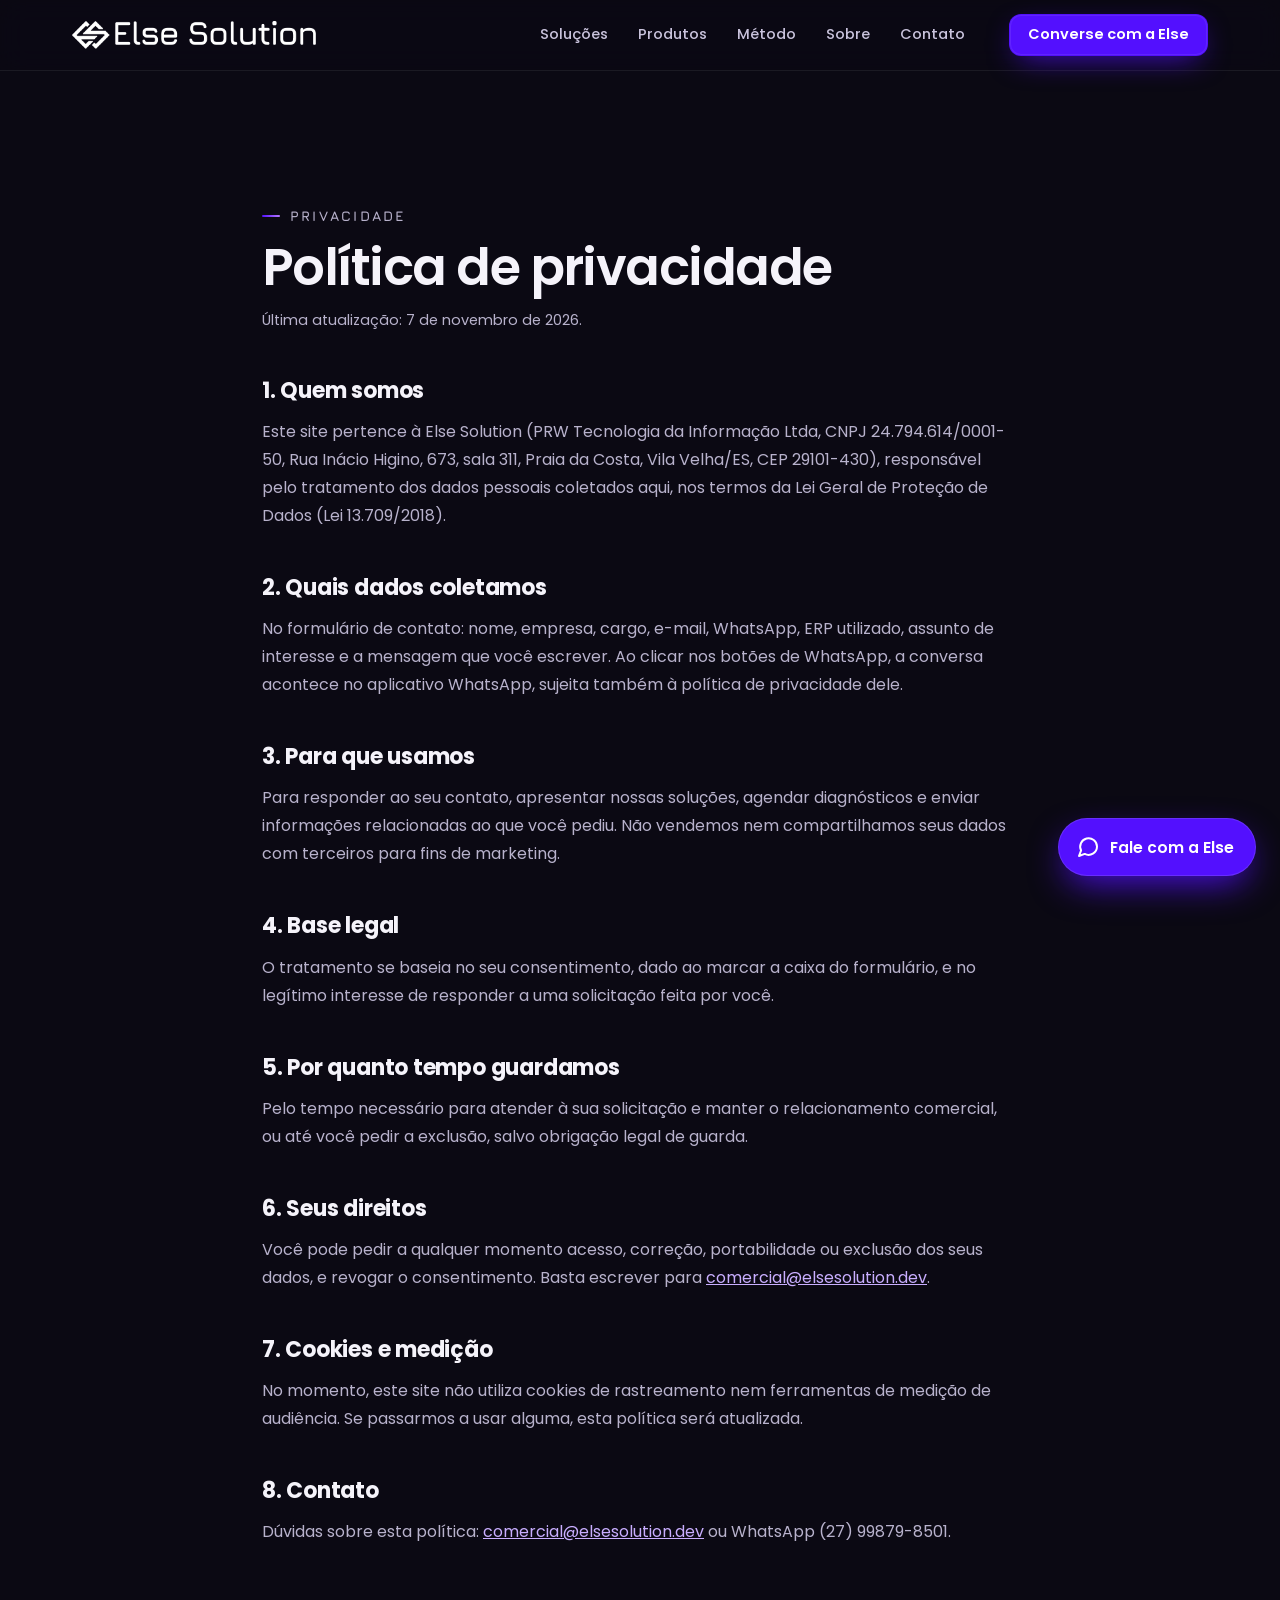
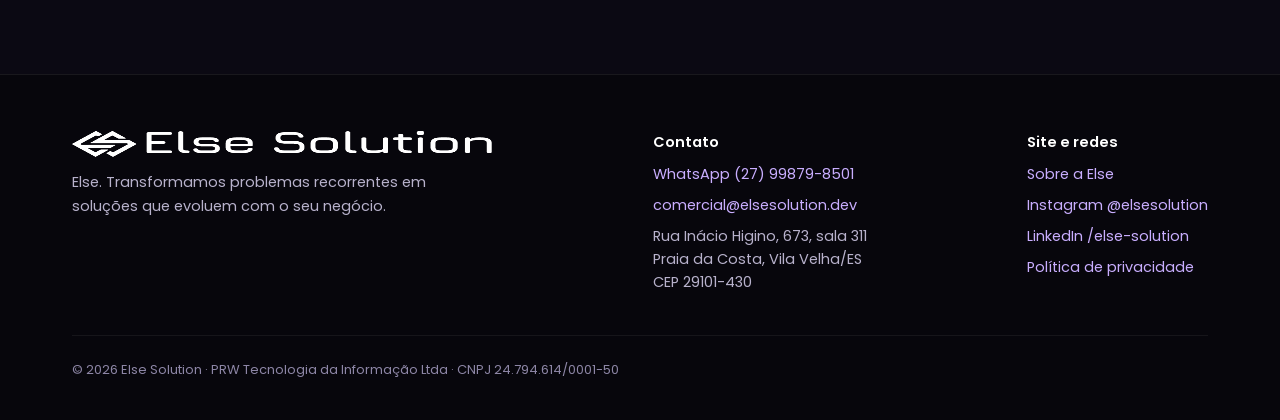
<file: politica-de-privacidade.html>
<!doctype html>
<html lang="pt-BR">
<head>
<meta charset="utf-8">
<meta name="viewport" content="width=device-width, initial-scale=1">
<title>Política de privacidade | Else Solution</title>
<meta name="description" content="Política de privacidade do site da Else Solution: quais dados coletamos, para que usamos e como exercer seus direitos.">
<link rel="canonical" href="https://www.elsesolution.com.br/politica-de-privacidade.html">
<meta property="og:type" content="website">
<meta property="og:locale" content="pt_BR">
<meta property="og:title" content="Política de privacidade | Else Solution">
<meta property="og:description" content="Política de privacidade do site da Else Solution: quais dados coletamos, para que usamos e como exercer seus direitos.">
<meta property="og:url" content="https://www.elsesolution.com.br/politica-de-privacidade.html">
<meta property="og:image" content="https://www.elsesolution.com.br/img/og-else.jpg">
<meta name="twitter:card" content="summary_large_image">
<meta name="theme-color" content="#09070F">
<link rel="icon" type="image/png" sizes="32x32" href="[data-uri]">
<link rel="apple-touch-icon" href="[data-uri]">
<script>document.documentElement.classList.add('js')</script>
<link rel="preconnect" href="https://fonts.googleapis.com">
<link rel="preconnect" href="https://fonts.gstatic.com" crossorigin>
<link href="https://fonts.googleapis.com/css2?family=Jura:wght@500;600;700&family=Poppins:wght@400;500;600;700&display=swap" rel="stylesheet">
<style>
/* Else Solution — site institucional · v2 visual */
:root{
  /* tema escuro (padrão) */
  --bg:#0B0913; --bg-2:#100C1C; --bg-3:#140F26;
  --surface:rgba(255,255,255,.035); --surface-solid:#15111F; --surface-2:rgba(255,255,255,.06);
  --line:rgba(255,255,255,.09); --line-2:rgba(255,255,255,.16);
  --text:#F5F3FA; --text-2:#B8B2CC; --text-3:#8D86A6;
  --accent:#C9AEFF; --violet:#8A5CFF; --primary:#5310FE; --primary-h:#6A2BFF; --lilac:#B579FF;
  --glow:0 0 0 1px rgba(138,92,255,.35),0 18px 60px -20px rgba(83,16,254,.55);
  --radius:20px; --max:1200px;
  --font:"Poppins",system-ui,-apple-system,"Segoe UI",sans-serif;
  --font-d:"Jura","Poppins",sans-serif;
  --ease:cubic-bezier(.2,.7,.2,1);
}
.light{
  --bg:#F6F4FB; --bg-2:#EFEBF8; --bg-3:#E8E2F5;
  --surface:#FFFFFF; --surface-solid:#FFFFFF; --surface-2:#F3EFFC;
  --line:rgba(26,11,61,.10); --line-2:rgba(26,11,61,.18);
  --text:#140B2E; --text-2:#4B4366; --text-3:#6B6388;
  --accent:#4A12D8; --violet:#5310FE;
  --glow:0 0 0 1px rgba(83,16,254,.25),0 18px 50px -24px rgba(83,16,254,.35);
  background:var(--bg); color:var(--text);
}
*{box-sizing:border-box}
html{scroll-behavior:smooth;scroll-padding-top:84px}
body{margin:0;background:var(--bg);color:var(--text);font-family:var(--font);font-size:16px;line-height:1.6;-webkit-font-smoothing:antialiased;text-rendering:optimizeLegibility}
img{max-width:100%;display:block}
a{color:var(--accent)}a:hover{color:var(--text)}
h1,h2,h3,p{margin:0}
::selection{background:#5310FE;color:#fff}
:focus-visible{outline:3px solid var(--lilac);outline-offset:3px;border-radius:8px}
.skip{position:absolute;left:-999px;top:8px;background:#fff;color:#140B2E;padding:10px 14px;border-radius:8px;z-index:100}
.skip:focus{left:8px}
.wrap{max-width:var(--max);margin:0 auto;padding:0 32px}
.section{padding:128px 0;position:relative;background:var(--bg);color:var(--text)}
.section.alt{background:var(--bg-2)}
.section.line{border-top:1px solid var(--line)}

/* tipografia */
.eyebrow{display:inline-flex;align-items:center;gap:10px;font-family:var(--font-d);font-weight:700;font-size:14px;letter-spacing:.16em;text-transform:uppercase;color:var(--accent)}
.eyebrow::before{content:"";width:18px;height:2px;border-radius:2px;background:linear-gradient(90deg,var(--primary),var(--lilac))}
.tag{font-family:var(--font-d);font-weight:700;font-size:12.5px;letter-spacing:.12em;color:var(--accent);text-transform:uppercase}
.h1{font-size:clamp(36px,4.3vw,60px);line-height:1.06;font-weight:600;letter-spacing:-.035em;color:var(--text)}
.h2{font-size:clamp(32px,4vw,52px);line-height:1.08;font-weight:600;letter-spacing:-.03em;color:var(--text)}
.grad{-webkit-box-decoration-break:clone;box-decoration-break:clone;background:linear-gradient(100deg,#E2D4FF 0%,#B48CFF 60%,#9A6BFF 100%);-webkit-background-clip:text;background-clip:text;color:transparent}
.light .grad{-webkit-box-decoration-break:clone;box-decoration-break:clone;background:linear-gradient(100deg,#5310FE 0%,#7B3BFF 100%);-webkit-background-clip:text;background-clip:text}
.lead{font-size:clamp(17px,1.5vw,20px);line-height:1.65;color:var(--text-2)}
.muted{color:var(--text-2)}
.small{font-size:14.5px;color:var(--text-3)}
.stack{display:flex;flex-direction:column;gap:18px}
.head{max-width:780px;margin-bottom:64px}
.head.center{margin-left:auto;margin-right:auto;text-align:center;align-items:center}
.split{display:flex;flex-wrap:wrap;align-items:center;gap:64px}
.split>*{flex:1 1 460px;min-width:0}
.grid{display:grid;gap:16px;grid-template-columns:repeat(auto-fit,minmax(250px,1fr))}
.grid.wide{grid-template-columns:repeat(auto-fit,minmax(min(320px,100%),1fr));gap:20px}

/* cards com brilho que segue o ponteiro */
.card{position:relative;background:var(--surface);border:1px solid var(--line);border-radius:var(--radius);padding:32px;display:flex;flex-direction:column;gap:12px;transition:border-color .3s var(--ease),transform .3s var(--ease),box-shadow .3s var(--ease);isolation:isolate}
.card h3{font-size:20px;font-weight:600;letter-spacing:-.01em;color:var(--text)}
.card p{color:var(--text-2)}
.card::before{content:"";position:absolute;inset:-1px;border-radius:inherit;padding:1px;background:radial-gradient(260px circle at var(--mx,50%) var(--my,0%),rgba(181,121,255,.65),transparent 60%);-webkit-mask:linear-gradient(#000 0 0) content-box,linear-gradient(#000 0 0);-webkit-mask-composite:xor;mask-composite:exclude;opacity:0;transition:opacity .3s;pointer-events:none;z-index:-1}
.card:hover{border-color:var(--line-2);transform:translateY(-2px)}
.card:hover::before{opacity:1}
.card.featured{background:linear-gradient(180deg,rgba(83,16,254,.14),rgba(83,16,254,.04));border-color:rgba(138,92,255,.45);box-shadow:var(--glow)}
.light .card{box-shadow:0 1px 2px rgba(20,11,46,.04),0 8px 24px -16px rgba(20,11,46,.12)}
.light .card.featured{background:linear-gradient(180deg,#FFFFFF,#F3EEFF)}

/* botões */
.btn{white-space:nowrap;display:inline-flex;align-items:center;justify-content:center;gap:10px;min-height:48px;padding:0 22px;border-radius:12px;font-weight:600;font-size:15.5px;text-decoration:none;border:1px solid transparent;cursor:pointer;font-family:inherit;transition:background .2s,border-color .2s,transform .2s var(--ease),box-shadow .2s}
.btn:active{transform:translateY(1px)}
.btn-lg{min-height:56px;padding:0 28px;font-size:17px;border-radius:14px}
.btn-primary{background:var(--primary);color:#fff;box-shadow:0 0 0 1px rgba(255,255,255,.08) inset,0 10px 30px -10px rgba(83,16,254,.9)}
.btn-primary:hover{background:var(--primary-h);color:#fff;transform:translateY(-1px);box-shadow:0 0 0 1px rgba(255,255,255,.12) inset,0 14px 36px -10px rgba(106,43,255,1)}
.btn-outline{border-color:var(--line-2);color:var(--text);background:var(--surface)}
.btn-outline:hover{border-color:var(--violet);color:var(--text)}
.btn .arr{transition:transform .2s var(--ease)}
.btn:hover .arr{transform:translateX(3px)}
.actions{display:flex;flex-wrap:wrap;gap:12px}

/* cabeçalho */
.header{position:sticky;top:0;z-index:50;background:rgba(11,9,19,.72);backdrop-filter:saturate(160%) blur(14px);-webkit-backdrop-filter:saturate(160%) blur(14px);border-bottom:1px solid rgba(255,255,255,.07)}
.header .wrap{display:flex;align-items:center;justify-content:space-between;gap:16px;padding-top:14px;padding-bottom:14px;position:relative}
.logo{flex:0 0 auto}.logo img{height:28px;width:auto}
.menu{display:flex;align-items:center;gap:32px}
.nav{display:flex;align-items:center;gap:6px}
.nav a{white-space:nowrap;color:#C9C3DC;text-decoration:none;font-weight:500;font-size:14.5px;padding:8px 12px;border-radius:999px;transition:color .2s,background .2s}
.nav a:hover{color:#fff;background:rgba(255,255,255,.06)}
.nav a[aria-current="page"]{color:#fff;background:rgba(138,92,255,.18)}
.header-cta{display:flex;gap:10px}
.header-cta .btn{min-height:42px;padding:0 18px;font-size:14.5px}
.menu-btn{display:none;width:46px;height:46px;border-radius:12px;border:1px solid rgba(255,255,255,.16);background:transparent;color:#fff;align-items:center;justify-content:center;cursor:pointer}
@media (max-width:1000px){
  .menu-btn{display:inline-flex}
  .menu{display:none}
  .header.open .menu{display:flex;flex-direction:column;align-items:stretch;gap:20px;position:absolute;left:0;right:0;top:100%;background:#0B0913;border-bottom:1px solid rgba(255,255,255,.08);padding:12px 32px 28px}
  .header.open .nav{flex-direction:column;align-items:stretch;gap:2px}
  .header.open .nav a{padding:13px 12px;font-size:17px;border-radius:10px}
}

/* abertura */
.hero{position:relative;overflow:hidden;background:radial-gradient(1100px 600px at 78% 40%,rgba(83,16,254,.20),transparent 60%),radial-gradient(700px 500px at 10% 0%,rgba(181,121,255,.08),transparent 60%),#09070F;padding:72px 0 88px;min-height:min(880px,calc(100vh - 70px));display:flex;align-items:center}
.hero::after{content:"";position:absolute;inset:0;background-image:linear-gradient(rgba(255,255,255,.035) 1px,transparent 1px),linear-gradient(90deg,rgba(255,255,255,.035) 1px,transparent 1px);background-size:64px 64px;-webkit-mask:radial-gradient(ellipse 70% 60% at 70% 45%,#000 20%,transparent 75%);mask:radial-gradient(ellipse 70% 60% at 70% 45%,#000 20%,transparent 75%);pointer-events:none}
.hero .wrap{position:relative;z-index:2;width:100%}
.hero-grid{display:grid;grid-template-columns:minmax(0,1.12fr) minmax(0,1fr);gap:32px;align-items:center}
.hero .copy{display:flex;flex-direction:column;gap:26px;max-width:680px}
.pill{align-self:flex-start;display:inline-flex;align-items:center;gap:10px;padding:7px 14px 7px 8px;border-radius:999px;background:rgba(255,255,255,.05);border:1px solid rgba(255,255,255,.1);font-size:13.5px;color:#D9D2EE;text-decoration:none}
.pill b{white-space:nowrap;font-weight:600;background:var(--primary);color:#fff;border-radius:999px;padding:3px 10px;font-size:12px;letter-spacing:.02em}
.pill:hover{border-color:rgba(181,121,255,.5);color:#fff}
.proof{display:flex;flex-wrap:wrap;gap:10px 28px;font-size:14px;color:#9E97B8}
.proof span{display:inline-flex;align-items:center;gap:8px}
.proof span::before{content:"";width:6px;height:6px;border-radius:50%;background:var(--lilac);box-shadow:0 0 12px var(--lilac)}
.viz{position:relative;aspect-ratio:1/1;width:118%;max-width:660px;justify-self:end;margin-right:-6%}
.viz canvas{position:absolute;inset:0;width:100%;height:100%}
.viz .static{position:absolute;inset:0;width:100%;height:100%;opacity:0;transition:opacity .6s}
.no-anim .viz .static{opacity:1}
.node-chip{position:absolute;transform:translate(-50%,-50%);padding:8px 14px;border-radius:999px;background:rgba(14,10,26,.78);border:1px solid rgba(181,121,255,.45);color:#EDE6FF;font-size:13px;font-weight:600;letter-spacing:.01em;white-space:nowrap;backdrop-filter:blur(6px);box-shadow:0 0 24px -6px rgba(138,92,255,.8);opacity:0;transition:opacity .8s var(--ease) .1s,transform .8s var(--ease)}
.node-chip small{display:block;font-family:var(--font-d);font-size:10.5px;letter-spacing:.14em;color:#B9A4F0;font-weight:700}
.viz.formed .node-chip,.no-anim .node-chip{opacity:1}
.node-chip.core{background:linear-gradient(135deg,#5310FE,#8A5CFF);border-color:transparent;color:#fff}
.node-chip.core small{color:#E6DAFF}
@media (max-width:900px){
  .hero{min-height:0;padding:56px 0 64px}
  .hero-grid{grid-template-columns:1fr}
  .viz{justify-self:center;width:100%;max-width:480px;margin:8px 0 0}
}

/* faixa de clientes */
.clients{background:#09070F;border-top:1px solid rgba(255,255,255,.06);border-bottom:1px solid rgba(255,255,255,.06);padding:28px 0;overflow:hidden}
.clients .wrap{display:flex;align-items:center;gap:40px}
.clients .small{flex:0 0 auto;color:#8D86A6}
.marquee{flex:1;overflow:hidden;-webkit-mask:linear-gradient(90deg,transparent,#000 8%,#000 92%,transparent);mask:linear-gradient(90deg,transparent,#000 8%,#000 92%,transparent)}
.logos{display:flex;align-items:center;gap:56px;width:max-content;font-family:var(--font-d);font-weight:700;font-size:19px;letter-spacing:.06em;color:#7F7899;animation:marq 38s linear infinite}
.logos span{white-space:nowrap}
@keyframes marq{to{transform:translateX(-50%)}}
@media (max-width:700px){.clients .wrap{flex-direction:column;align-items:flex-start;gap:14px}.marquee{width:100%}}

/* bento */
.bento{display:grid;gap:16px;grid-template-columns:repeat(6,minmax(0,1fr))}
.bento .card{grid-column:span 2}
.bento .card.big{grid-column:span 4;grid-row:span 2;justify-content:space-between;min-height:340px}
.bento .card.big h3{font-size:clamp(24px,2.4vw,32px);letter-spacing:-.02em}
.bento .card.big p{font-size:17px;max-width:520px}
.bento .ico{width:44px;height:44px;border-radius:12px;display:flex;align-items:center;justify-content:center;background:var(--surface-2);color:var(--accent);border:1px solid var(--line)}
.bento .card.wide2{grid-column:span 2}
.convo{display:flex;flex-wrap:wrap;gap:10px;margin-top:8px}
.convo span{padding:10px 16px;border-radius:999px;border:1px solid var(--line-2);background:var(--surface-2);font-weight:600;font-size:15px;color:var(--text)}
.convo span.on{background:var(--primary);color:#fff;border-color:transparent}
@media (max-width:980px){.bento{grid-template-columns:repeat(2,minmax(0,1fr))}.bento .card,.bento .card.big,.bento .card.wide2{grid-column:span 2}.bento .card.big{grid-row:auto;min-height:0}}
@media (min-width:640px) and (max-width:980px){.bento .card{grid-column:span 1}.bento .card.big{grid-column:span 2}}

/* produtos */
.products{display:flex;flex-direction:column;gap:20px}
.product{display:grid;grid-template-columns:minmax(0,1fr) minmax(0,1.05fr);gap:0;border:1px solid var(--line);border-radius:28px;overflow:hidden;background:var(--surface)}
.product .txt{padding:44px;display:flex;flex-direction:column;gap:16px}
.product h3{font-size:clamp(28px,3vw,38px);font-weight:600;letter-spacing:-.025em}
.product .hook{font-size:18px;font-weight:500;color:var(--text)}
.product .rows{display:grid;gap:12px;margin:4px 0 8px}
.product .rows div{display:grid;grid-template-columns:108px 1fr;gap:12px;font-size:15px;color:var(--text-2)}
.product .rows dt,.product .rows b{font-family:var(--font-d);font-weight:700;font-size:12px;letter-spacing:.12em;text-transform:uppercase;color:var(--accent);padding-top:3px}
.product .txt .btn{align-self:flex-start;margin-top:auto}
.product .demo{position:relative;min-height:380px;background:radial-gradient(500px 300px at 70% 30%,rgba(83,16,254,.28),transparent 70%),#0D0A18;border-left:1px solid var(--line);display:flex;align-items:center;justify-content:center;padding:36px}
.product.featured{border-color:rgba(138,92,255,.45);box-shadow:var(--glow)}
.ilus{position:absolute;top:16px;right:16px;font-size:11px;font-weight:600;letter-spacing:.06em;color:#A49CC0;background:rgba(255,255,255,.05);border:1px solid rgba(255,255,255,.1);padding:4px 10px;border-radius:999px}
@media (max-width:900px){.product{grid-template-columns:1fr}.product .demo{border-left:0;border-top:1px solid var(--line);min-height:320px}.product .txt{padding:32px 26px}}

/* demo Scan */
.scan{width:100%;max-width:420px;background:rgba(255,255,255,.04);border:1px solid rgba(255,255,255,.1);border-radius:16px;padding:18px;position:relative;overflow:hidden;color:#EDE9F7}
.scan .bar{display:flex;align-items:center;justify-content:space-between;font-size:12.5px;color:#A49CC0;margin-bottom:12px}
.scan .bar b{color:#fff;font-weight:600;font-size:14px}
.scan ul{list-style:none;margin:0;padding:0;display:grid;gap:8px}
.scan li{display:flex;align-items:center;justify-content:space-between;gap:12px;padding:10px 12px;border-radius:10px;background:rgba(255,255,255,.03);border:1px solid rgba(255,255,255,.06);font-size:13.5px}
.scan li em{font-style:normal;font-size:11.5px;font-weight:600;padding:3px 9px;border-radius:999px}
.scan li em.ok{background:rgba(74,222,128,.12);color:#86EFAC}
.scan li em.warn{background:rgba(251,191,36,.12);color:#FCD34D}
.scan li em.opp{background:rgba(181,121,255,.16);color:#D8C4FF}
.scan .beam{position:absolute;left:0;right:0;top:0;height:60px;background:linear-gradient(180deg,transparent,rgba(138,92,255,.25),transparent);pointer-events:none;opacity:0}
.play .scan .beam{animation:beam 4.8s var(--ease) infinite;opacity:1}
.play .scan li em{animation:pop 4.8s infinite}
.play .scan li:nth-child(1) em{animation-delay:.5s}.play .scan li:nth-child(2) em{animation-delay:1.1s}.play .scan li:nth-child(3) em{animation-delay:1.7s}.play .scan li:nth-child(4) em{animation-delay:2.3s}.play .scan li:nth-child(5) em{animation-delay:2.9s}
@keyframes beam{0%{transform:translateY(-60px)}70%{transform:translateY(330px)}100%{transform:translateY(330px)}}
@keyframes pop{0%,5%{opacity:0;transform:scale(.9)}12%,88%{opacity:1;transform:scale(1)}100%{opacity:0}}
.no-anim .scan li em{opacity:1;transform:none}

/* demo Kinetics */
.kin{width:100%;max-width:440px;color:#EDE9F7}
.kin .lbl{display:flex;justify-content:space-between;font-size:12.5px;color:#A49CC0;margin-bottom:10px}
.kin .lbl b{color:#fff;font-weight:600;font-size:14px}
.kin .row{margin-bottom:18px}
.kin .row p{font-size:12.5px;color:#A49CC0;margin-bottom:8px;display:flex;justify-content:space-between}
.days{display:grid;grid-template-columns:repeat(22,1fr);gap:4px;height:64px;align-items:end}
.days i{display:block;border-radius:3px;background:rgba(255,255,255,.08);height:12%}
.days.old i:nth-last-child(-n+3){background:linear-gradient(180deg,#FCD34D,#F59E0B);height:100%}
.days.old i:nth-last-child(4){height:70%;background:#F59E0B}
.days.cont i{background:linear-gradient(180deg,#B579FF,#5310FE);height:28%;transform-origin:bottom}
.play .days.cont i{animation:grow 5s var(--ease) infinite}
.days.cont i:nth-child(odd){height:34%}.days.cont i:nth-child(3n){height:24%}
@keyframes grow{0%{transform:scaleY(.2)}20%,85%{transform:scaleY(1)}100%{transform:scaleY(.2)}}
.no-anim .days.cont i{transform:none}
.kin .legend{display:flex;gap:18px;font-size:12px;color:#A49CC0}
.kin .legend span{display:inline-flex;align-items:center;gap:6px}
.kin .legend span::before{content:"";width:10px;height:10px;border-radius:3px;background:#F59E0B}
.kin .legend span.c::before{background:#8A5CFF}

/* demo Works (marcador) */
.works{width:100%;max-width:420px;display:grid;gap:10px}
.works div{height:54px;border-radius:12px;border:1px dashed rgba(255,255,255,.18);display:flex;align-items:center;padding:0 16px;color:#8D86A6;font-size:13.5px}

/* ferramentas */
.tools{margin-top:20px;display:flex;flex-wrap:wrap;align-items:center;gap:16px 28px;padding:24px 28px;border:1px solid var(--line);border-radius:20px;background:var(--surface)}
.tools p{font-weight:600}
.chips{display:flex;flex-wrap:wrap;gap:10px}
.chip{padding:9px 15px;border-radius:999px;background:var(--surface-2);border:1px solid var(--line);font-size:14.5px;color:var(--text)}

/* método */
.cycle5{position:relative;display:grid;grid-template-columns:repeat(5,minmax(0,1fr));gap:16px;list-style:none;margin:0;padding:0}
.cycle5::before{content:"";position:absolute;left:28px;width:var(--track,80%);top:27px;height:2px;background:var(--line)}
.prog-track{position:absolute;z-index:0;left:28px;top:27px;height:2px;width:0;background:linear-gradient(90deg,#5310FE,#B579FF);transition:width .9s var(--ease);box-shadow:0 0 16px rgba(138,92,255,.7)}
.cycle5 li{position:relative;display:flex;flex-direction:column;gap:12px}
.cycle5 .dot{width:56px;height:56px;border-radius:16px;display:flex;align-items:center;justify-content:center;background:var(--surface-solid);border:1px solid var(--line-2);font-family:var(--font-d);font-weight:700;font-size:18px;color:var(--text-3);transition:all .5s var(--ease);position:relative;z-index:1}
.cycle5 li.on .dot{background:var(--primary);border-color:transparent;color:#fff;box-shadow:0 10px 30px -8px rgba(83,16,254,.8)}
.cycle5 h3{font-size:20px;font-weight:600;letter-spacing:-.01em}
.cycle5 p{font-size:15px;color:var(--text-2)}
.loop{margin-top:40px;display:inline-flex;align-items:center;gap:10px;font-size:14.5px;color:var(--text-3)}
@media (max-width:900px){
  .cycle5{grid-template-columns:1fr;gap:28px}
  .cycle5::before{left:27px;top:28px;width:2px;height:var(--track,80%)}
  .prog-track{left:27px;top:28px;width:2px!important;height:0;transition:height .9s var(--ease)}
  .cycle5 li{flex-direction:row;align-items:flex-start;gap:20px}
  .cycle5 li>div{padding-top:6px}
}

/* números */
.stats{display:grid;grid-template-columns:repeat(4,minmax(0,1fr));border:1px solid var(--line);border-radius:24px;overflow:hidden;background:var(--surface)}
.stat{padding:36px 32px;display:flex;flex-direction:column;gap:8px;border-left:1px solid var(--line)}
.stat:first-child{border-left:0}
.stat .v{font-family:var(--font-d);font-weight:700;font-size:clamp(44px,5vw,64px);line-height:1;letter-spacing:-.02em}
.stat .muted{font-size:15px}
@media (max-width:900px){.stats{grid-template-columns:repeat(2,minmax(0,1fr))}.stat:nth-child(3){border-left:0}.stat:nth-child(n+3){border-top:1px solid var(--line)}}

/* liderança */
.photo{width:100%;height:540px;object-fit:cover;object-position:center 30%;border-radius:28px;border:1px solid var(--line)}
.photo-wrap{position:relative}
.photo-wrap::after{content:"";position:absolute;inset:auto 24px -24px 24px;height:60px;background:radial-gradient(closest-side,rgba(83,16,254,.35),transparent);filter:blur(10px);z-index:-1}
.person{display:flex;align-items:center;gap:18px;padding:16px;border-radius:18px;background:var(--surface);border:1px solid var(--line)}
.person img{flex:0 0 auto;width:72px;height:72px;border-radius:50%;object-fit:cover;object-position:center 20%}
.person .nm{font-size:17px;font-weight:600;color:var(--text)}
.person .rl{font-size:13.5px;font-weight:600;color:var(--accent)}
.person .ln{font-size:14px;line-height:1.5;color:var(--text-2);margin-top:2px}

/* especialidades */
.area{padding:24px 24px 26px;gap:8px}
.area .n{font-family:var(--font-d);font-weight:700;font-size:13px;letter-spacing:.1em;color:var(--accent)}
.area h3{font-size:18px}
.area p{font-size:14.5px}
.area.full{grid-column:1/-1}

/* contato */
.cta-band{position:relative;overflow:hidden;background:radial-gradient(900px 500px at 50% 0%,rgba(83,16,254,.28),transparent 65%),#09070F}
.contact{display:grid;grid-template-columns:minmax(0,.95fr) minmax(0,1.05fr);gap:32px;align-items:stretch}
.contact .info{display:flex;flex-direction:column;gap:24px}
.form-box{background:#FFFFFF;color:#140B2E;border-radius:28px;padding:40px;box-shadow:0 30px 80px -30px rgba(83,16,254,.55)}
@media (max-width:900px){.contact{grid-template-columns:1fr}}
.wa-card{background:var(--surface);border:1px solid var(--line);border-radius:22px;padding:26px;display:flex;flex-direction:column;gap:16px}
.wa-head{display:flex;align-items:center;gap:14px}
.wa-ic{width:46px;height:46px;border-radius:14px;background:var(--primary);display:flex;align-items:center;justify-content:center;color:#fff;flex:0 0 auto}
.topic{display:flex;align-items:center;justify-content:space-between;min-height:50px;padding:0 18px;border-radius:14px;background:var(--surface-2);border:1px solid var(--line);color:var(--text);font-size:15px;font-weight:500;text-decoration:none;transition:border-color .2s,background .2s}
.topic:hover{border-color:var(--violet);background:rgba(83,16,254,.12);color:var(--text)}
.topic:hover .arr{transform:translateX(3px)}
.topic .arr{transition:transform .2s var(--ease)}
.form{display:flex;flex-direction:column;gap:18px}
.form h3{font-size:24px;font-weight:600;letter-spacing:-.01em}
.fields{display:grid;gap:16px;grid-template-columns:repeat(auto-fit,minmax(220px,1fr))}
.form label{display:flex;flex-direction:column;gap:6px;font-size:13.5px;font-weight:600;color:#2B1C55}
.form input,.form select,.form textarea{min-height:48px;padding:0 14px;border-radius:12px;border:1px solid #D6CEEE;background:#FBFAFE;font-size:16px;color:#140B2E;font-family:inherit;transition:border-color .2s,box-shadow .2s}
.form textarea{padding:12px 14px;resize:vertical;min-height:110px}
.form input:focus,.form select:focus,.form textarea:focus{outline:none;border-color:#5310FE;box-shadow:0 0 0 4px rgba(83,16,254,.15)}
.form .check{flex-direction:row;align-items:flex-start;gap:10px;font-weight:400;line-height:1.5;color:#4A3D6E}
.form .check input{min-height:0;width:20px;height:20px;margin-top:2px;accent-color:#5310FE}
.form .check a{color:#3B0CB8}
.form .hint{font-size:13px;color:#5B4E80}
.form-ok{display:none;min-height:480px;flex-direction:column;justify-content:center;gap:16px}
.form-ok.show{display:flex}
.form-ok .okic{width:56px;height:56px;border-radius:50%;background:#5310FE;color:#fff;display:flex;align-items:center;justify-content:center}
.form-ok h3{font-size:28px}
.form-ok p{font-size:17px;color:#4A3D6E}
.form-ok .btn-outline{color:#3B0CB8;border-color:#5310FE;background:transparent;align-self:flex-start}

/* rodapé */
.footer{border-top:1px solid rgba(255,255,255,.07);background:#07060C;padding:56px 0 40px;color:#B8B2CC}
.footer .cols{display:flex;flex-wrap:wrap;justify-content:space-between;gap:32px}
.footer .col{display:flex;flex-direction:column;gap:8px;font-size:14.5px}
.footer .col strong{color:#fff;font-weight:600}
.footer a{text-decoration:none;color:#C9AEFF}
.footer a:hover{color:#fff}
.footer .legal{margin-top:40px;padding-top:24px;border-top:1px solid rgba(255,255,255,.06);font-size:13px;color:#8D86A6}

/* chat flutuante */
.chat{position:fixed;right:24px;bottom:24px;z-index:60;display:flex;flex-direction:column;align-items:flex-end;gap:14px}
.chat-panel{width:340px;max-width:calc(100vw - 48px);background:#fff;color:#140B2E;border-radius:20px;overflow:hidden;box-shadow:0 24px 64px rgba(0,0,0,.5);transform-origin:bottom right;animation:chatin .25s var(--ease)}
@keyframes chatin{from{opacity:0;transform:scale(.96) translateY(6px)}}
.chat-panel[hidden]{display:none}
.chat-top{background:linear-gradient(135deg,#1E0A44,#2B0E6B);color:#fff;padding:16px 18px;display:flex;align-items:center;justify-content:space-between;gap:12px}
.chat-top .s{font-size:12.5px;color:#D9D1F2}
.chat-x{width:44px;height:44px;border:0;border-radius:10px;background:transparent;color:#fff;cursor:pointer;display:flex;align-items:center;justify-content:center}
.chat-body{padding:18px;display:flex;flex-direction:column;gap:10px;background:#F7F4FF}
.bubble{align-self:flex-start;max-width:86%;padding:12px 14px;border-radius:4px 14px 14px 14px;background:#fff;border:1px solid #E2DBF5;font-size:15px;line-height:1.5}
.reply{align-self:flex-end;min-height:44px;display:inline-flex;align-items:center;padding:0 16px;border-radius:999px;background:#5310FE;color:#fff;font-size:14px;font-weight:500;text-decoration:none}
.reply:hover{background:#6A2BFF;color:#fff}
.chat-foot{font-size:12px;color:#5B4E80}
.chat-btn{min-height:58px;padding:0 22px 0 18px;border:0;border-radius:999px;background:#5310FE;color:#fff;font-size:15.5px;font-weight:600;display:flex;align-items:center;gap:10px;cursor:pointer;box-shadow:0 0 0 1px rgba(255,255,255,.12) inset,0 14px 36px -8px rgba(83,16,254,.9);font-family:inherit;transition:transform .2s var(--ease),background .2s}
.chat-btn:hover{background:#6A2BFF;transform:translateY(-2px)}
@media (max-width:520px){.chat-btn .lbl{display:none}.chat-btn{padding:0 18px}.chat{right:16px;bottom:16px}}

/* entrada das seções */
.js [data-reveal]{opacity:0;transform:translateY(24px);transition:opacity .8s var(--ease),transform .8s var(--ease)}
.js [data-reveal].in{opacity:1;transform:none}
.js [data-reveal="2"]{transition-delay:.08s}.js [data-reveal="3"]{transition-delay:.16s}.js [data-reveal="4"]{transition-delay:.24s}

/* quem somos */
.founder{display:flex;flex-wrap:wrap;align-items:center;gap:56px}
.founder+.founder{margin-top:88px}
.founder.rev{flex-wrap:wrap-reverse}
.founder img{flex:0 1 400px;width:400px;max-width:100%;height:520px;object-fit:cover;border-radius:28px;border:1px solid var(--line)}
.founder .bio{flex:1 1 480px;min-width:0;display:flex;flex-direction:column;gap:16px}
.founder h3{font-size:clamp(26px,2.6vw,34px);font-weight:600;letter-spacing:-.02em;color:var(--text)}
.founder .rl{font-size:15.5px;font-weight:600;color:var(--accent)}
.founder .bio p{color:var(--text-2);line-height:1.75}
.highlight{border-radius:28px;padding:48px;gap:18px}
.highlight h2{font-size:clamp(26px,3vw,38px);line-height:1.15;letter-spacing:-.02em;color:var(--text)}
.highlight .mission{font-size:clamp(20px,2.2vw,28px);line-height:1.4;font-weight:500;color:var(--text);letter-spacing:-.01em}
.vic{width:50px;height:50px;border-radius:14px;background:var(--surface-2);border:1px solid var(--line);color:var(--accent);display:flex;align-items:center;justify-content:center}
.closing{text-align:center;display:flex;flex-direction:column;align-items:center;gap:20px;max-width:960px;margin:0 auto}
.closing .sig{margin-top:24px;font-family:var(--font-d);font-weight:700;font-size:15px;letter-spacing:.12em;color:var(--accent)}
.page-hero{background:radial-gradient(900px 500px at 80% 30%,rgba(83,16,254,.20),transparent 60%),#09070F;padding:88px 0 96px}
.page-hero .copy{display:flex;flex-direction:column;gap:24px}

/* política */
.doc{max-width:820px}
.doc h2{font-size:22px;margin-top:40px;margin-bottom:10px;letter-spacing:-.01em}
.doc p,.doc li{color:var(--text-2);line-height:1.75}
.doc .ph{color:var(--accent);font-weight:600}

@media (max-width:640px){
  .wrap{padding:0 20px}
  .section{padding:88px 0}
  .head{margin-bottom:44px}
  .photo{height:340px}
  .founder img{height:440px}
  .form-box{padding:28px 20px;border-radius:22px}
  .highlight{padding:30px}
  .product .demo{padding:24px 16px}
  .card{padding:26px}
}
@media (prefers-reduced-motion:reduce){
  html{scroll-behavior:auto}
  *,*::before,*::after{animation:none!important;transition:none!important}
  .js [data-reveal]{opacity:1;transform:none}
}

/* sem JavaScript: composição estática e conteúdo sempre visível */
html:not(.js) .viz .static{opacity:1}
html:not(.js) .node-chip{opacity:1}
.bento .card.half{grid-column:span 3}
@media (max-width:980px){.bento .card.half{grid-column:span 2}}
@media (min-width:640px) and (max-width:980px){.bento .card.half{grid-column:span 1}}

@media (max-width:420px){.pill{font-size:12.5px}}

.works-soon{text-align:center;display:flex;flex-direction:column;gap:10px;align-items:center;padding:40px 32px;border:1px solid rgba(255,255,255,.12);border-radius:18px;background:rgba(255,255,255,.03)}
.works-soon p:last-child{font-size:20px;font-weight:600;color:#EDE9F7}
.board{width:100%;max-width:460px;display:grid;grid-template-columns:repeat(3,minmax(0,1fr));gap:10px;color:#EDE9F7}
.board .col{background:rgba(255,255,255,.035);border:1px solid rgba(255,255,255,.08);border-radius:14px;padding:10px;display:flex;flex-direction:column;gap:8px;min-height:230px}
.board .col>p{font-size:11.5px;font-weight:600;letter-spacing:.06em;text-transform:uppercase;color:#A49CC0;padding:2px 4px 4px}
.board .tk{background:#1A1430;border:1px solid rgba(255,255,255,.08);border-radius:10px;padding:10px;font-size:12.5px;line-height:1.35;display:flex;flex-direction:column;gap:6px}
.board .tk em{font-style:normal;align-self:flex-start;font-size:10.5px;font-weight:600;padding:2px 8px;border-radius:999px}
.board .tk em.pj{background:rgba(181,121,255,.18);color:#D8C4FF}
.board .tk em.sp{background:rgba(96,165,250,.16);color:#BFDBFE}
.board .tk.ok{opacity:.65}
.play .board .tk.mv{animation:slide 5s var(--ease) infinite}
@keyframes slide{0%,30%{transform:none;box-shadow:none}45%,85%{transform:translateY(-3px);box-shadow:0 0 0 1px rgba(138,92,255,.6),0 10px 24px -10px rgba(83,16,254,.9)}100%{transform:none}}
@media (max-width:420px){.board .tk{font-size:11.5px;padding:8px}.board .col{padding:8px}}
@media (max-width:480px){
  .product .rows div{grid-template-columns:1fr;gap:2px}
  .board{gap:6px}.board .col{min-height:0}
  .board .tk{font-size:11px;overflow-wrap:anywhere;hyphens:auto}
  .board .col>p{font-size:10px;letter-spacing:.03em}
}
.board .tk em{white-space:nowrap;hyphens:none}
@media (max-width:480px){.product .demo{padding-top:54px}.board .tk em{font-size:9.5px;padding:2px 6px}}

</style>
</head>
<body>
<a class="skip" href="#conteudo">Pular para o conteúdo</a>

<header class="header">
  <div class="wrap">
    <a class="logo" href="index.html" aria-label="Else Solution — início"><img src="img/logo-else.png" alt="Else Solution" width="244" height="28"></a>
    <div class="menu">
      <nav class="nav" aria-label="Principal">
        <a href="index.html#solucoes">Soluções</a>
        <a href="index.html#produtos">Produtos</a>
        <a href="index.html#metodo">Método</a>
        <a href="quem-somos.html">Sobre</a>
        <a href="index.html#contato">Contato</a>
      </nav>
      <div class="header-cta">
        <a class="btn btn-primary" href="https://wa.me/5527998798501" data-wa="Olá! Vim pelo site da Else e quero conversar com um consultor.">Converse com a Else</a>
      </div>
    </div>
    <button class="menu-btn" type="button" aria-label="Abrir menu" aria-expanded="false">
      <svg width="22" height="22" viewBox="0 0 24 24" fill="none" stroke="currentColor" stroke-width="2" stroke-linecap="round" aria-hidden="true"><path d="M4 7h16M4 12h16M4 17h16"/></svg>
    </button>
  </div>
</header>

<main id="conteudo">
  <section class="section">
    <div class="wrap doc">
      <p class="eyebrow">Privacidade</p>
      <h1 class="h2" style="margin-top:12px">Política de privacidade</h1>
      <p class="small" style="margin-top:12px">Última atualização: 7 de novembro de 2026.</p>

      <h2>1. Quem somos</h2>
      <p>Este site pertence à Else Solution (PRW Tecnologia da Informação Ltda, CNPJ 24.794.614/0001-50, Rua Inácio Higino, 673, sala 311, Praia da Costa, Vila Velha/ES, CEP 29101-430), responsável pelo tratamento dos dados pessoais coletados aqui, nos termos da Lei Geral de Proteção de Dados (Lei 13.709/2018).</p>

      <h2>2. Quais dados coletamos</h2>
      <p>No formulário de contato: nome, empresa, cargo, e-mail, WhatsApp, ERP utilizado, assunto de interesse e a mensagem que você escrever. Ao clicar nos botões de WhatsApp, a conversa acontece no aplicativo WhatsApp, sujeita também à política de privacidade dele.</p>

      <h2>3. Para que usamos</h2>
      <p>Para responder ao seu contato, apresentar nossas soluções, agendar diagnósticos e enviar informações relacionadas ao que você pediu. Não vendemos nem compartilhamos seus dados com terceiros para fins de marketing.</p>

      <h2>4. Base legal</h2>
      <p>O tratamento se baseia no seu consentimento, dado ao marcar a caixa do formulário, e no legítimo interesse de responder a uma solicitação feita por você.</p>

      <h2>5. Por quanto tempo guardamos</h2>
      <p>Pelo tempo necessário para atender à sua solicitação e manter o relacionamento comercial, ou até você pedir a exclusão, salvo obrigação legal de guarda.</p>

      <h2>6. Seus direitos</h2>
      <p>Você pode pedir a qualquer momento acesso, correção, portabilidade ou exclusão dos seus dados, e revogar o consentimento. Basta escrever para <a href="mailto:comercial@elsesolution.dev">comercial@elsesolution.dev</a>.</p>

      <h2>7. Cookies e medição</h2>
      <p>No momento, este site não utiliza cookies de rastreamento nem ferramentas de medição de audiência. Se passarmos a usar alguma, esta política será atualizada.</p>

      <h2>8. Contato</h2>
      <p>Dúvidas sobre esta política: <a href="mailto:comercial@elsesolution.dev">comercial@elsesolution.dev</a> ou WhatsApp (27) 99879-8501.</p>
    </div>
  </section>

</main>

<footer class="footer">
  <div class="wrap">
    <div class="cols">
      <div class="col" style="max-width:420px">
        <img src="img/logo-else.png" alt="Else Solution" width="244" height="28" style="height:26px;width:auto;margin-bottom:6px">
        <p>Else. Transformamos problemas recorrentes em soluções que evoluem com o seu negócio.</p>
      </div>
      <div class="col">
        <strong>Contato</strong>
        <a href="https://wa.me/5527998798501" data-wa="Olá! Vim pelo site da Else.">WhatsApp (27) 99879-8501</a>
        <a href="mailto:comercial@elsesolution.dev">comercial@elsesolution.dev</a>
        <span>Rua Inácio Higino, 673, sala 311<br>Praia da Costa, Vila Velha/ES<br>CEP 29101-430</span>
      </div>
      <div class="col">
        <strong>Site e redes</strong>
        <a href="quem-somos.html">Sobre a Else</a>
        <a href="https://www.instagram.com/elsesolution" target="_blank" rel="noopener">Instagram @elsesolution</a>
        <a href="https://www.linkedin.com/company/else-solution" target="_blank" rel="noopener">LinkedIn /else-solution</a>
        <a href="politica-de-privacidade.html">Política de privacidade</a>
      </div>
    </div>
    <p class="legal">© <span data-year>2026</span> Else Solution · PRW Tecnologia da Informação Ltda · CNPJ 24.794.614/0001-50</p>
  </div>
</footer>

<div class="chat">
  <div class="chat-panel" id="chat-panel" role="dialog" aria-label="Assistente Else" hidden>
    <div class="chat-top">
      <div><p style="font-weight:600">Assistente Else</p><p class="s">WhatsApp oficial · (27) 99879-8501</p></div>
      <button class="chat-x" type="button" aria-label="Fechar chat"><svg width="20" height="20" viewBox="0 0 24 24" fill="none" stroke="currentColor" stroke-width="2" stroke-linecap="round" aria-hidden="true"><path d="M6 6l12 12M18 6 6 18"/></svg></button>
    </div>
    <div class="chat-body">
      <p class="bubble">Olá! Sou o assistente da Else. Sobre o que você quer conversar?</p>
      <a class="reply" href="https://wa.me/5527998798501" data-wa="Olá! Quero pedir o Else Scan do meu Sankhya.">Quero o Else Scan do meu Sankhya</a>
      <a class="reply" href="https://wa.me/5527998798501" data-wa="Olá! Quero conhecer os produtos da Else (Scan, Kinetics e Works).">Conhecer os produtos</a>
      <a class="reply" href="https://wa.me/5527998798501" data-wa="Olá! Quero saber se meu Sankhya está pronto para a Reforma Tributária.">Reforma Tributária no ERP</a>
      <a class="reply" href="https://wa.me/5527998798501" data-wa="Olá! Vim pelo site da Else e quero falar com um consultor.">Falar com um consultor</a>
      <p class="chat-foot">A conversa continua no WhatsApp.</p>
    </div>
  </div>
  <button class="chat-btn" type="button" aria-label="Fale com a Else" aria-expanded="false" aria-controls="chat-panel">
    <svg width="24" height="24" viewBox="0 0 24 24" fill="none" stroke="currentColor" stroke-width="2" stroke-linecap="round" stroke-linejoin="round" aria-hidden="true"><path d="M21 11.5a8.4 8.4 0 0 1-12.3 7.4L3 21l2.1-5.6A8.4 8.4 0 1 1 21 11.5z"/></svg>
    <span class="lbl">Fale com a Else</span>
  </button>
</div>

<script>
/* Else Solution — interações do site (v2) */
(function () {
  'use strict';
  var root = document.documentElement;
  root.classList.add('js');
  var reduce = window.matchMedia && window.matchMedia('(prefers-reduced-motion: reduce)').matches;
  if (reduce) root.classList.add('no-anim');

  // Número oficial do WhatsApp (somente dígitos, com DDI 55)
  var WHATSAPP = '5527998798501';
  // Opcional: endereço de um serviço de formulário (Formspree, RD Station, webhook do CRM).
  // Vazio = o formulário abre o WhatsApp com os dados preenchidos.
  var FORM_ENDPOINT = '';

  function wa(text) { return 'https://wa.me/' + WHATSAPP + '?text=' + encodeURIComponent(text); }
  var hasIO = 'IntersectionObserver' in window;

  /* ---------- links de WhatsApp ---------- */
  document.querySelectorAll('[data-wa]').forEach(function (a) {
    a.href = wa(a.getAttribute('data-wa'));
    a.target = '_blank';
    a.rel = 'noopener';
  });

  /* ---------- menu no celular ---------- */
  var header = document.querySelector('.header');
  var menuBtn = document.querySelector('.menu-btn');
  if (header && menuBtn) {
    menuBtn.addEventListener('click', function () {
      var open = header.classList.toggle('open');
      menuBtn.setAttribute('aria-expanded', open ? 'true' : 'false');
      menuBtn.setAttribute('aria-label', open ? 'Fechar menu' : 'Abrir menu');
    });
    header.querySelectorAll('.menu a').forEach(function (a) {
      a.addEventListener('click', function () {
        header.classList.remove('open');
        menuBtn.setAttribute('aria-expanded', 'false');
      });
    });
  }

  /* ---------- chat flutuante ---------- */
  var chatBtn = document.querySelector('.chat-btn');
  var panel = document.getElementById('chat-panel');
  function setChat(open) {
    panel.hidden = !open;
    chatBtn.setAttribute('aria-expanded', open ? 'true' : 'false');
    if (open) { var f = panel.querySelector('.reply'); if (f) f.focus(); }
  }
  if (chatBtn && panel) {
    chatBtn.addEventListener('click', function () { setChat(panel.hidden); });
    var x = panel.querySelector('.chat-x');
    if (x) x.addEventListener('click', function () { setChat(false); chatBtn.focus(); });
    document.addEventListener('keydown', function (e) {
      if (e.key === 'Escape' && !panel.hidden) { setChat(false); chatBtn.focus(); }
    });
  }

  /* ---------- formulário ---------- */
  var form = document.getElementById('form-contato');
  var ok = document.getElementById('form-ok');
  if (form && ok) {
    form.addEventListener('submit', function (e) {
      e.preventDefault();
      if (!form.reportValidity()) return;
      var d = new FormData(form);
      var msg = 'Olá! Vim pelo site da Else.\n\n' +
        'Nome: ' + d.get('nome') + '\n' +
        'Empresa: ' + d.get('empresa') + '\n' +
        (d.get('cargo') ? 'Cargo: ' + d.get('cargo') + '\n' : '') +
        'E-mail: ' + d.get('email') + '\n' +
        'WhatsApp: ' + d.get('whatsapp') + '\n' +
        'ERP atual: ' + d.get('erp') + '\n' +
        'Interesse: ' + d.get('interesse') +
        (d.get('mensagem') ? '\n\nO que mais incomoda no ERP: ' + d.get('mensagem') : '');
      function done() { form.hidden = true; ok.classList.add('show'); ok.querySelector('h3').focus(); }
      if (FORM_ENDPOINT) {
        fetch(FORM_ENDPOINT, { method: 'POST', body: d, headers: { Accept: 'application/json' } })
          .then(done).catch(function () { var l=document.getElementById('form-wa'); if(l){ l.href=wa(msg); } done(); });
      } else { var l=document.getElementById('form-wa'); if(l){ l.href=wa(msg); } done(); }
    });
    var again = document.getElementById('form-again');
    if (again) again.addEventListener('click', function () { form.reset(); form.hidden = false; ok.classList.remove('show'); });
  }

  /* ---------- ano no rodapé ---------- */
  document.querySelectorAll('[data-year]').forEach(function (el) { el.textContent = new Date().getFullYear(); });

  /* ---------- entrada das seções ---------- */
  var reveals = document.querySelectorAll('[data-reveal]');
  if (!hasIO || reduce) { reveals.forEach(function (el) { el.classList.add('in'); }); }
  else {
    var ro = new IntersectionObserver(function (es) {
      es.forEach(function (e) { if (e.isIntersecting) { e.target.classList.add('in'); ro.unobserve(e.target); } });
    }, { rootMargin: '0px 0px -8% 0px', threshold: 0.12 });
    reveals.forEach(function (el) { ro.observe(el); });
  }

  /* ---------- brilho dos cards seguindo o ponteiro ---------- */
  if (!reduce && window.matchMedia('(hover: hover)').matches) {
    document.addEventListener('pointermove', function (e) {
      var c = e.target.closest && e.target.closest('.card');
      if (!c) return;
      var r = c.getBoundingClientRect();
      c.style.setProperty('--mx', (e.clientX - r.left) + 'px');
      c.style.setProperty('--my', (e.clientY - r.top) + 'px');
    }, { passive: true });
  }

  /* ---------- demonstrações dos produtos (só tocam quando visíveis) ---------- */
  var demos = document.querySelectorAll('.demo');
  if (hasIO && !reduce) {
    var dob = new IntersectionObserver(function (es) {
      es.forEach(function (e) { e.target.classList.toggle('play', e.isIntersecting); });
    }, { threshold: 0.25 });
    demos.forEach(function (d) { dob.observe(d); });
  }

  /* ---------- método: progresso conforme a rolagem ---------- */
  var cyc = document.querySelector('.cycle5');
  if (cyc) {
    var items = Array.prototype.slice.call(cyc.querySelectorAll('li'));
    var prog = document.querySelector('.prog-track');
    var mqV = window.matchMedia('(max-width: 900px)');
    var reached = -1;
    function paint() {
      items.forEach(function (li, i) { li.classList.toggle('on', i <= reached); });
      var dots = items.map(function (li) { return li.querySelector('.dot').getBoundingClientRect(); });
      var v = mqV.matches, first = dots[0], last = dots[dots.length - 1];
      var total = v ? (last.top - first.top) : (last.left - first.left);
      cyc.style.setProperty('--track', total + 'px');
      if (!prog) return;
      var cur = reached < 0 ? first : dots[reached];
      var len = v ? (cur.top - first.top) : (cur.left - first.left);
      if (v) { prog.style.width = ''; prog.style.height = len + 'px'; }
      else { prog.style.height = ''; prog.style.width = len + 'px'; }
    }
    window.addEventListener('resize', function () { paint(); });
    if (!hasIO || reduce) { reached = items.length - 1; paint(); }
    else {
      var mo = new IntersectionObserver(function (es) {
        es.forEach(function (e) {
          if (e.isIntersecting) { var i = items.indexOf(e.target); if (i > reached) { reached = i; paint(); } }
        });
      }, { rootMargin: '0px 0px -30% 0px', threshold: 0.6 });
      items.forEach(function (li) { mo.observe(li); });
    }
    if (mqV.addEventListener) mqV.addEventListener('change', paint);
  }

  /* ---------- contadores ---------- */
  var counters = document.querySelectorAll('[data-count]');
  function runCount(el) {
    var end = parseFloat(el.getAttribute('data-count')), suf = el.getAttribute('data-suffix') || '';
    if (reduce) { el.textContent = end + suf; return; }
    var t0 = null, dur = 1400;
    function step(t) {
      if (!t0) t0 = t;
      var p = Math.min(1, (t - t0) / dur), e = 1 - Math.pow(1 - p, 3);
      el.textContent = Math.round(end * e) + suf;
      if (p < 1) requestAnimationFrame(step);
    }
    requestAnimationFrame(step);
  }
  if (hasIO) {
    var co = new IntersectionObserver(function (es) {
      es.forEach(function (e) { if (e.isIntersecting) { runCount(e.target); co.unobserve(e.target); } });
    }, { threshold: 0.6 });
    counters.forEach(function (c) { co.observe(c); });
  }

  /* ---------- abertura: partículas que se organizam em um sistema ---------- */
  var viz = document.querySelector('.viz');
  var canvas = viz && viz.querySelector('canvas');
  if (!viz || !canvas || !canvas.getContext) return;
  var ctx = canvas.getContext('2d');
  // centros do sistema (coordenadas relativas 0–1), na mesma ordem dos rótulos .node-chip
  var HUBS = [
    { x: 0.24, y: 0.28 }, // Consultoria
    { x: 0.78, y: 0.30 }, // Conhecimento
    { x: 0.66, y: 0.80 }, // Produto
    { x: 0.50, y: 0.53 }  // IA (núcleo)
  ];
  var EDGES = [[0, 1], [1, 2], [2, 0], [0, 3], [1, 3], [2, 3]];
  viz.querySelectorAll('.node-chip').forEach(function (chip, i) {
    if (!HUBS[i]) return;
    chip.style.left = (HUBS[i].x * 100) + '%';
    chip.style.top = (HUBS[i].y * 100) + '%';
  });

  var W = 0, H = 0, S = 0, DPR = 1, parts = [], pulses = [], t0 = 0, running = false, raf = 0, formed = false;
  var mouse = { x: 0.5, y: 0.5, tx: 0.5, ty: 0.5, px: -9999, py: -9999 };
  var lowPower = (navigator.hardwareConcurrency && navigator.hardwareConcurrency <= 4) || window.innerWidth < 640;
  var N = lowPower ? 95 : 170;

  function rnd(a, b) { return a + Math.random() * (b - a); }
  function build() {
    parts = [];
    for (var i = 0; i < N; i++) {
      var tx, ty, hub = -1;
      if (i < N * 0.62) { // em torno dos centros
        hub = i % 4;
        var R = (hub === 3 ? 0.12 : 0.15), a = rnd(0, Math.PI * 2), r = Math.sqrt(Math.random()) * R;
        tx = HUBS[hub].x + Math.cos(a) * r; ty = HUBS[hub].y + Math.sin(a) * r;
      } else { // ao longo das conexões
        var e = EDGES[i % EDGES.length], k = rnd(0.15, 0.85), A = HUBS[e[0]], B = HUBS[e[1]];
        var nx = -(B.y - A.y), ny = B.x - A.x, nl = Math.hypot(nx, ny) || 1, j = rnd(-0.025, 0.025);
        tx = A.x + (B.x - A.x) * k + nx / nl * j; ty = A.y + (B.y - A.y) * k + ny / nl * j;
      }
      parts.push({
        sx: rnd(-0.15, 1.15), sy: rnd(-0.15, 1.15), tx: tx, ty: ty, hub: hub,
        z: rnd(0.55, 1.4), ph: rnd(0, 6.28), sp: rnd(0.35, 0.9), dl: rnd(0, 1.4), x: 0, y: 0, e: 0
      });
    }
    pulses = [];
    for (var p = 0; p < (lowPower ? 4 : 7); p++) pulses.push({ edge: p % EDGES.length, k: Math.random(), v: rnd(0.08, 0.16) });
  }
  function size() {
    var r = viz.getBoundingClientRect();
    DPR = Math.min(window.devicePixelRatio || 1, 2);
    W = r.width; H = r.height; S = Math.min(W, H);
    canvas.width = Math.round(W * DPR); canvas.height = Math.round(H * DPR);
    ctx.setTransform(DPR, 0, 0, DPR, 0, 0);
  }
  function ease(p) { return 1 - Math.pow(1 - p, 3); }

  function frame(now) {
    if (!t0) t0 = now;
    var t = (now - t0) / 1000;
    mouse.x += (mouse.tx - mouse.x) * 0.05; mouse.y += (mouse.ty - mouse.y) * 0.05;
    draw(t);
    if (running) raf = requestAnimationFrame(frame);
  }

  function draw(t) {
    ctx.clearRect(0, 0, W, H);
    var allE = 0, ox = (mouse.x - 0.5) * 18, oy = (mouse.y - 0.5) * 18;
    for (var i = 0; i < parts.length; i++) {
      var q = parts[i];
      var p = reduce ? 1 : Math.max(0, Math.min(1, (t - q.dl) / 3.6));
      q.e = ease(p); allE += q.e;
      var wob = reduce ? 0 : (0.004 + 0.006 * (1 - q.e));
      var bx = q.sx + (q.tx - q.sx) * q.e + Math.sin(t * q.sp + q.ph) * wob;
      var by = q.sy + (q.ty - q.sy) * q.e + Math.cos(t * q.sp * 0.9 + q.ph) * wob;
      var X = bx * W + ox * q.z, Y = by * H + oy * q.z;
      // leve repulsão perto do ponteiro
      var dx = X - mouse.px, dy = Y - mouse.py, d2 = dx * dx + dy * dy;
      if (d2 < 6400) { var f = (1 - Math.sqrt(d2) / 80) * 10; var dl = Math.sqrt(d2) || 1; X += dx / dl * f; Y += dy / dl * f; }
      q.x = X; q.y = Y;
    }
    var formation = allE / parts.length;

    // brilho dos centros
    for (var h = 0; h < HUBS.length; h++) {
      var hx = HUBS[h].x * W + ox, hy = HUBS[h].y * H + oy, rr = S * (h === 3 ? 0.2 : 0.16);
      var g = ctx.createRadialGradient(hx, hy, 0, hx, hy, rr);
      g.addColorStop(0, 'rgba(138,92,255,' + (0.28 * formation) + ')');
      g.addColorStop(1, 'rgba(138,92,255,0)');
      ctx.fillStyle = g; ctx.beginPath(); ctx.arc(hx, hy, rr, 0, 6.283); ctx.fill();
    }

    // órbitas discretas em volta dos centros
    ctx.lineWidth = 1;
    for (var o = 0; o < HUBS.length; o++) {
      var cx = HUBS[o].x * W + ox, cy = HUBS[o].y * H + oy, rr2 = S * (o === 3 ? 0.13 : 0.165);
      ctx.strokeStyle = 'rgba(181,140,255,' + (0.16 * formation) + ')';
      ctx.setLineDash([2, 6]); ctx.lineDashOffset = -t * 6;
      ctx.beginPath(); ctx.arc(cx, cy, rr2, 0, 6.283); ctx.stroke();
    }
    ctx.setLineDash([]);

    // conexões entre partículas próximas
    var maxD = S * 0.115, maxD2 = maxD * maxD;
    ctx.lineWidth = 1;
    for (var a = 0; a < parts.length; a++) {
      var A = parts[a];
      for (var b = a + 1; b < parts.length; b++) {
        var B = parts[b], ddx = A.x - B.x, ddy = A.y - B.y, dd = ddx * ddx + ddy * ddy;
        if (dd < maxD2) {
          var al = (1 - Math.sqrt(dd) / maxD) * 0.38 * Math.min(A.e, B.e);
          if (al > 0.01) {
            ctx.strokeStyle = 'rgba(181,140,255,' + al + ')';
            ctx.beginPath(); ctx.moveTo(A.x, A.y); ctx.lineTo(B.x, B.y); ctx.stroke();
          }
        }
      }
    }

    // linhas mestras entre os centros
    ctx.lineWidth = 1.2;
    for (var e = 0; e < EDGES.length; e++) {
      var H1 = HUBS[EDGES[e][0]], H2 = HUBS[EDGES[e][1]];
      ctx.strokeStyle = 'rgba(138,92,255,' + (0.35 * formation) + ')';
      ctx.beginPath(); ctx.moveTo(H1.x * W + ox, H1.y * H + oy); ctx.lineTo(H2.x * W + ox, H2.y * H + oy); ctx.stroke();
    }

    // partículas
    for (var k = 0; k < parts.length; k++) {
      var P = parts[k], rad = 1.3 + P.z * 1.5;
      ctx.fillStyle = P.hub === 3 ? 'rgba(255,255,255,' + (0.55 + 0.4 * P.e) + ')' : 'rgba(201,174,255,' + (0.45 + 0.5 * P.e) + ')';
      ctx.beginPath(); ctx.arc(P.x, P.y, rad, 0, 6.283); ctx.fill();
    }

    // pulsos de informação percorrendo as conexões
    if (formation > 0.9) {
      for (var u = 0; u < pulses.length; u++) {
        var pu = pulses[u];
        if (!reduce) { pu.k += pu.v * 0.016; if (pu.k > 1) { pu.k = 0; pu.edge = (pu.edge + 1 + Math.floor(Math.random() * 3)) % EDGES.length; } }
        var E1 = HUBS[EDGES[pu.edge][0]], E2 = HUBS[EDGES[pu.edge][1]];
        var px = (E1.x + (E2.x - E1.x) * pu.k) * W + ox, py = (E1.y + (E2.y - E1.y) * pu.k) * H + oy;
        var pg = ctx.createRadialGradient(px, py, 0, px, py, 10);
        pg.addColorStop(0, 'rgba(255,255,255,.95)'); pg.addColorStop(1, 'rgba(181,121,255,0)');
        ctx.fillStyle = pg; ctx.beginPath(); ctx.arc(px, py, 10, 0, 6.283); ctx.fill();
      }
    }

    if (!formed && formation > 0.92) { formed = true; viz.classList.add('formed'); }
  }

  function start() { if (running || reduce) return; running = true; raf = requestAnimationFrame(frame); }
  function stop() { running = false; cancelAnimationFrame(raf); }

  size(); build();
  if (reduce) { draw(10); viz.classList.add('formed'); }
  else {
    var vio = hasIO ? new IntersectionObserver(function (es) { es[0].isIntersecting ? start() : stop(); }, { threshold: 0.05 }) : null;
    if (vio) vio.observe(viz); else start();
    document.addEventListener('visibilitychange', function () { if (document.hidden) stop(); else if (!vio) start(); else { var r = viz.getBoundingClientRect(); if (r.bottom > 0 && r.top < innerHeight) start(); } });
    viz.addEventListener('pointermove', function (e) {
      var r = viz.getBoundingClientRect();
      mouse.tx = (e.clientX - r.left) / r.width; mouse.ty = (e.clientY - r.top) / r.height;
      mouse.px = e.clientX - r.left; mouse.py = e.clientY - r.top;
    }, { passive: true });
    viz.addEventListener('pointerleave', function () { mouse.tx = 0.5; mouse.ty = 0.5; mouse.px = -9999; mouse.py = -9999; });
  }
  var rt; window.addEventListener('resize', function () { clearTimeout(rt); rt = setTimeout(function () { size(); if (reduce || !running) draw(10); }, 150); });
})();

</script>
</body>
</html>
</file>
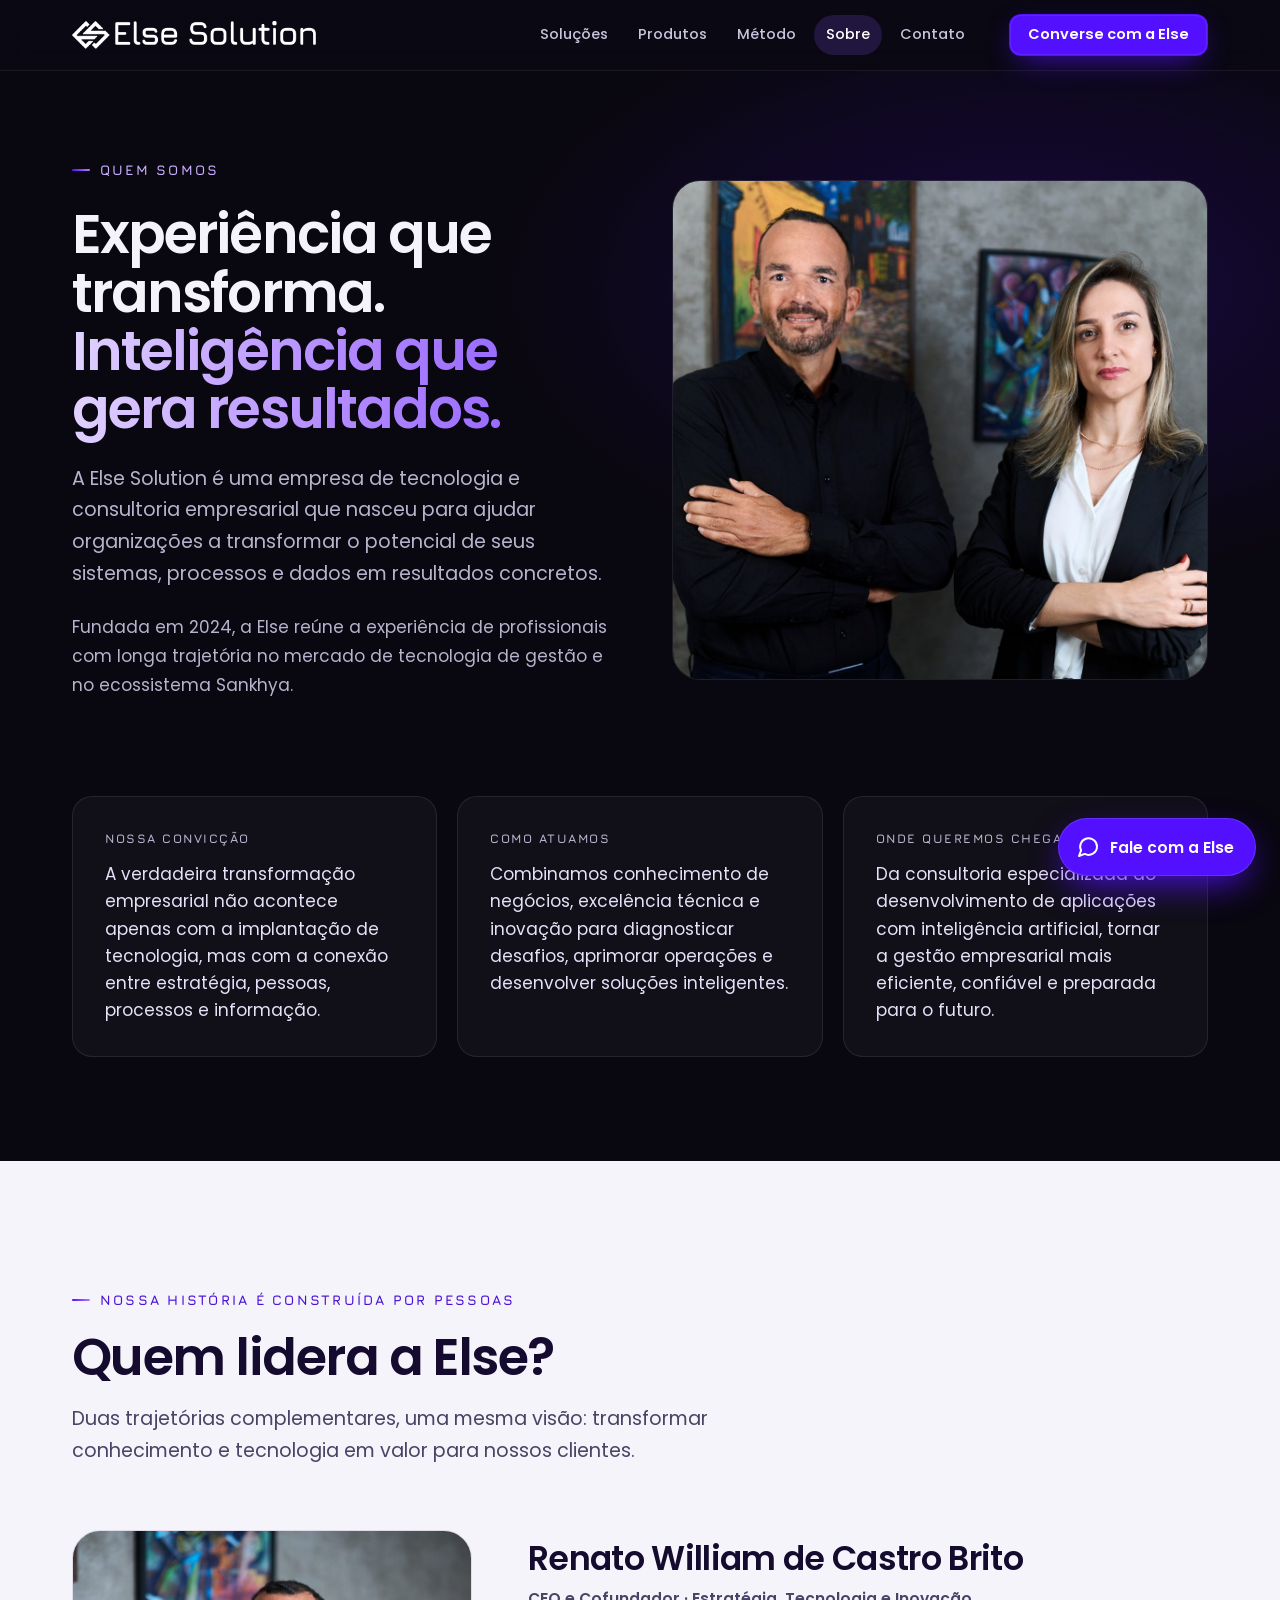
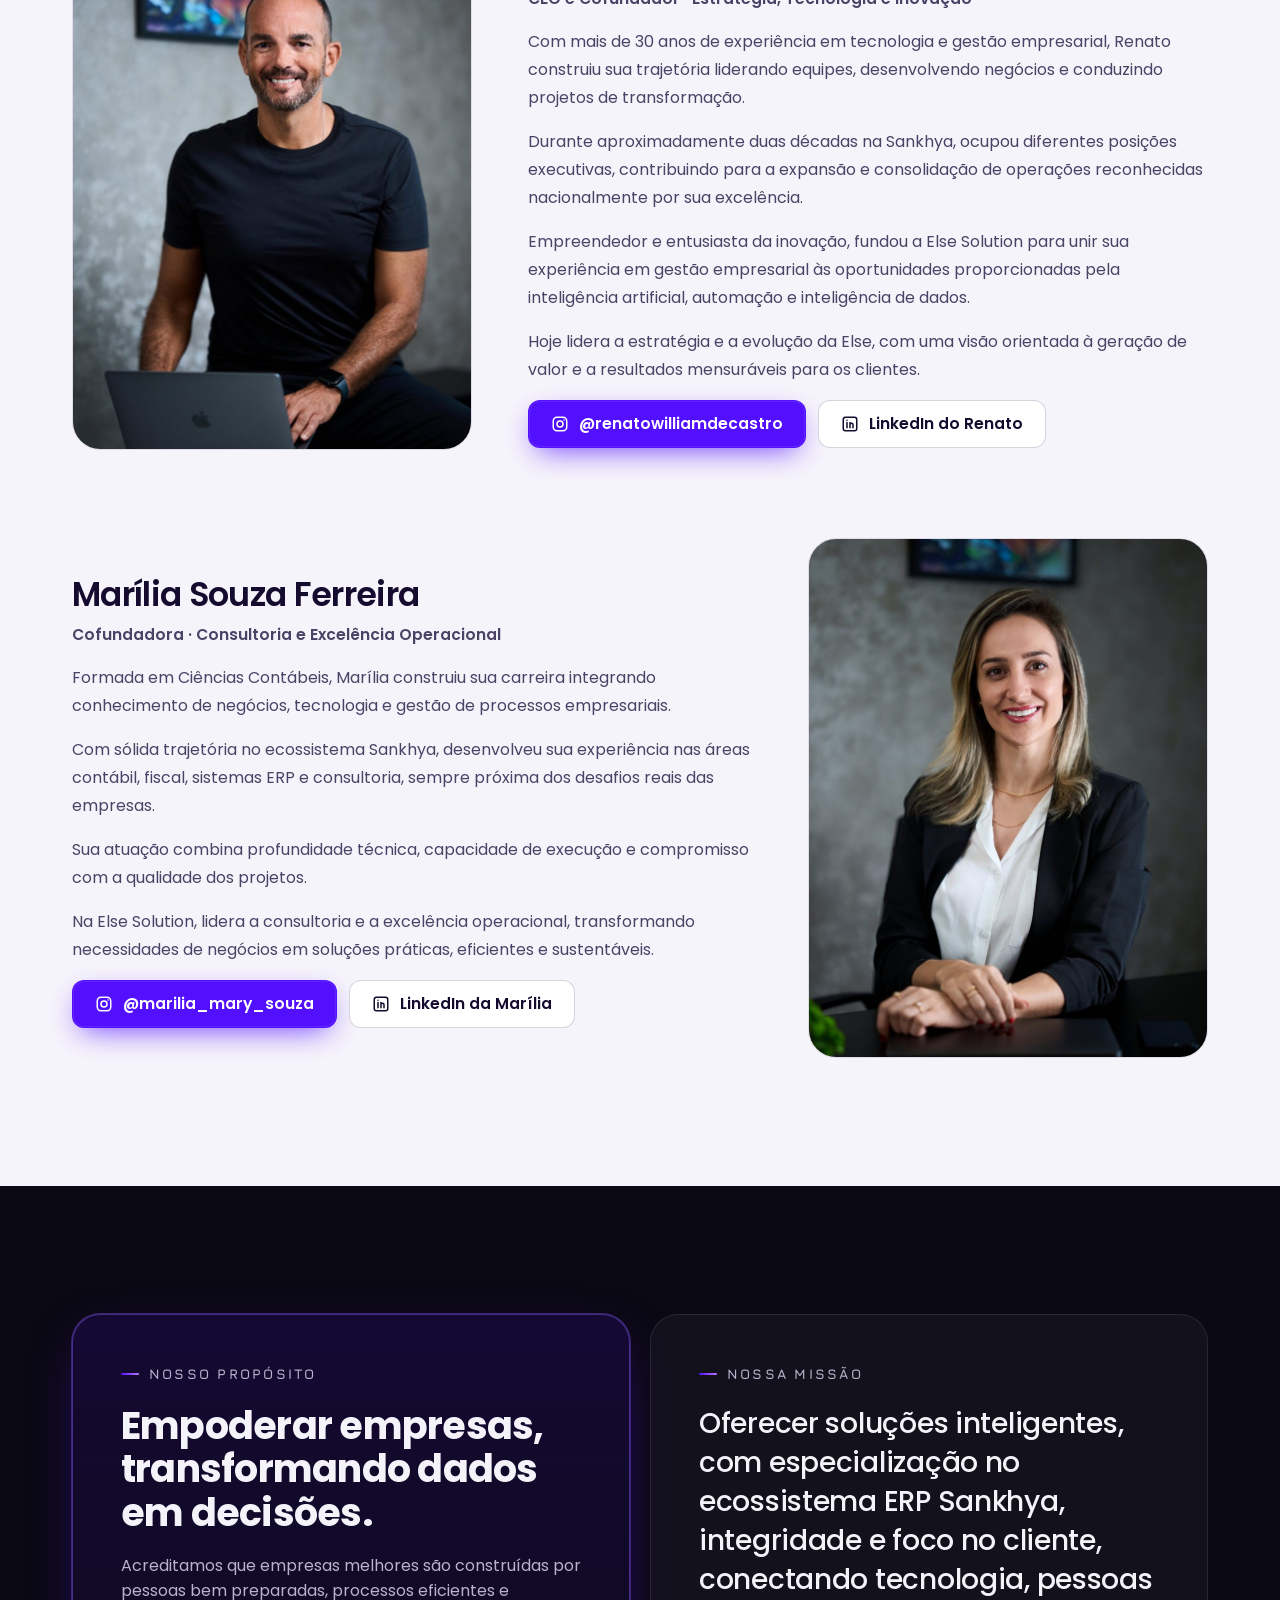
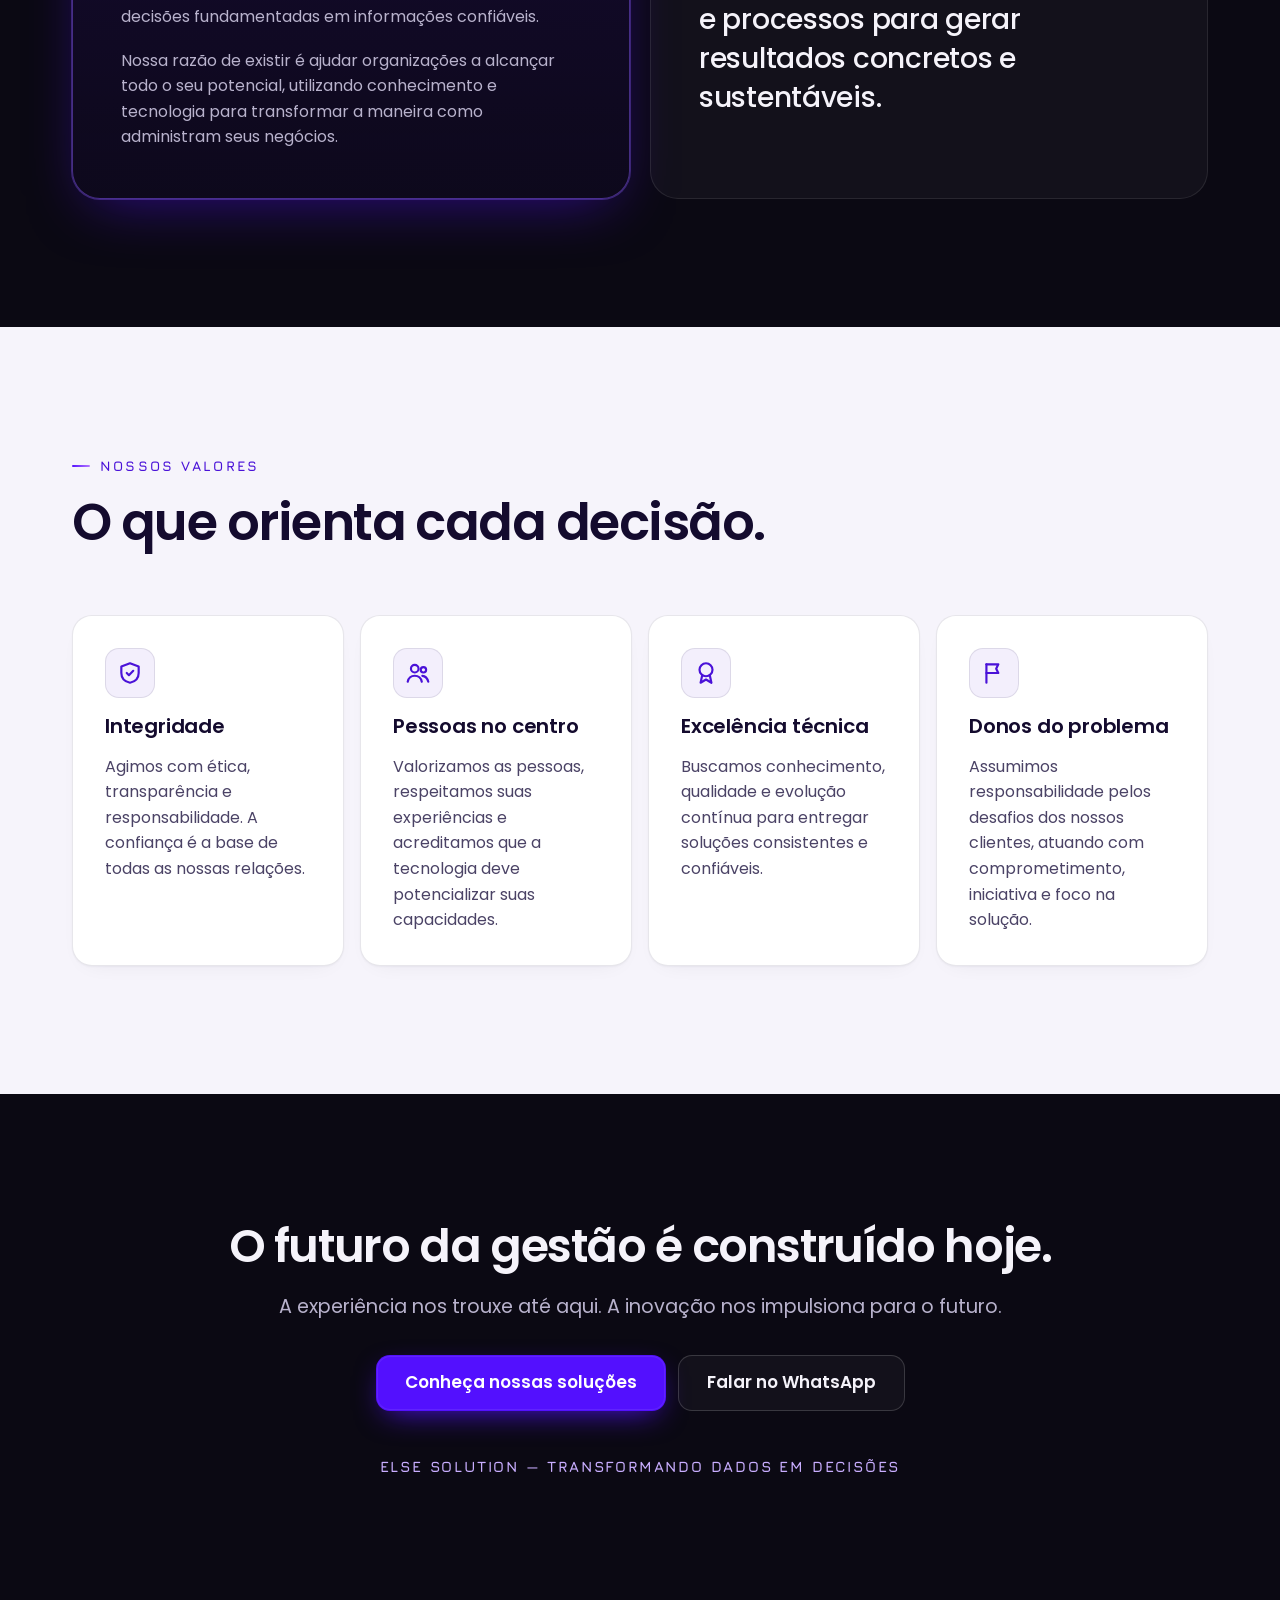
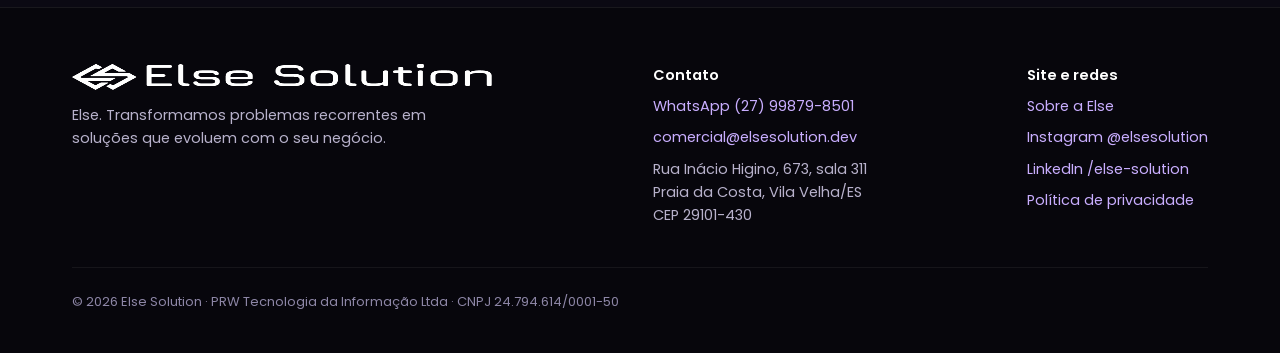
<file: quem-somos.html>
<!doctype html>
<html lang="pt-BR">
<head>
<meta charset="utf-8">
<meta name="viewport" content="width=device-width, initial-scale=1">
<title>Quem somos | Else Solution</title>
<meta name="description" content="Conheça a Else Solution: consultoria e produtos para Sankhya, fundada por Renato William e Marília Ferreira. 30 anos de tecnologia, 29 com Sankhya.">
<link rel="canonical" href="https://www.elsesolution.com.br/quem-somos.html">
<meta property="og:type" content="website">
<meta property="og:locale" content="pt_BR">
<meta property="og:title" content="Quem somos | Else Solution">
<meta property="og:description" content="Conheça a Else Solution: consultoria e produtos para Sankhya, fundada por Renato William e Marília Ferreira. 30 anos de tecnologia, 29 com Sankhya.">
<meta property="og:url" content="https://www.elsesolution.com.br/quem-somos.html">
<meta property="og:image" content="https://www.elsesolution.com.br/img/og-else.jpg">
<meta name="twitter:card" content="summary_large_image">
<meta name="theme-color" content="#09070F">
<link rel="icon" type="image/png" sizes="32x32" href="[data-uri]">
<link rel="apple-touch-icon" href="[data-uri]">
<script>document.documentElement.classList.add('js')</script>
<link rel="preconnect" href="https://fonts.googleapis.com">
<link rel="preconnect" href="https://fonts.gstatic.com" crossorigin>
<link href="https://fonts.googleapis.com/css2?family=Jura:wght@500;600;700&family=Poppins:wght@400;500;600;700&display=swap" rel="stylesheet">
<style>
/* Else Solution — site institucional · v2 visual */
:root{
  /* tema escuro (padrão) */
  --bg:#0B0913; --bg-2:#100C1C; --bg-3:#140F26;
  --surface:rgba(255,255,255,.035); --surface-solid:#15111F; --surface-2:rgba(255,255,255,.06);
  --line:rgba(255,255,255,.09); --line-2:rgba(255,255,255,.16);
  --text:#F5F3FA; --text-2:#B8B2CC; --text-3:#8D86A6;
  --accent:#C9AEFF; --violet:#8A5CFF; --primary:#5310FE; --primary-h:#6A2BFF; --lilac:#B579FF;
  --glow:0 0 0 1px rgba(138,92,255,.35),0 18px 60px -20px rgba(83,16,254,.55);
  --radius:20px; --max:1200px;
  --font:"Poppins",system-ui,-apple-system,"Segoe UI",sans-serif;
  --font-d:"Jura","Poppins",sans-serif;
  --ease:cubic-bezier(.2,.7,.2,1);
}
.light{
  --bg:#F6F4FB; --bg-2:#EFEBF8; --bg-3:#E8E2F5;
  --surface:#FFFFFF; --surface-solid:#FFFFFF; --surface-2:#F3EFFC;
  --line:rgba(26,11,61,.10); --line-2:rgba(26,11,61,.18);
  --text:#140B2E; --text-2:#4B4366; --text-3:#6B6388;
  --accent:#4A12D8; --violet:#5310FE;
  --glow:0 0 0 1px rgba(83,16,254,.25),0 18px 50px -24px rgba(83,16,254,.35);
  background:var(--bg); color:var(--text);
}
*{box-sizing:border-box}
html{scroll-behavior:smooth;scroll-padding-top:84px}
body{margin:0;background:var(--bg);color:var(--text);font-family:var(--font);font-size:16px;line-height:1.6;-webkit-font-smoothing:antialiased;text-rendering:optimizeLegibility}
img{max-width:100%;display:block}
a{color:var(--accent)}a:hover{color:var(--text)}
h1,h2,h3,p{margin:0}
::selection{background:#5310FE;color:#fff}
:focus-visible{outline:3px solid var(--lilac);outline-offset:3px;border-radius:8px}
.skip{position:absolute;left:-999px;top:8px;background:#fff;color:#140B2E;padding:10px 14px;border-radius:8px;z-index:100}
.skip:focus{left:8px}
.wrap{max-width:var(--max);margin:0 auto;padding:0 32px}
.section{padding:128px 0;position:relative;background:var(--bg);color:var(--text)}
.section.alt{background:var(--bg-2)}
.section.line{border-top:1px solid var(--line)}

/* tipografia */
.eyebrow{display:inline-flex;align-items:center;gap:10px;font-family:var(--font-d);font-weight:700;font-size:14px;letter-spacing:.16em;text-transform:uppercase;color:var(--accent)}
.eyebrow::before{content:"";width:18px;height:2px;border-radius:2px;background:linear-gradient(90deg,var(--primary),var(--lilac))}
.tag{font-family:var(--font-d);font-weight:700;font-size:12.5px;letter-spacing:.12em;color:var(--accent);text-transform:uppercase}
.h1{font-size:clamp(36px,4.3vw,60px);line-height:1.06;font-weight:600;letter-spacing:-.035em;color:var(--text)}
.h2{font-size:clamp(32px,4vw,52px);line-height:1.08;font-weight:600;letter-spacing:-.03em;color:var(--text)}
.grad{-webkit-box-decoration-break:clone;box-decoration-break:clone;background:linear-gradient(100deg,#E2D4FF 0%,#B48CFF 60%,#9A6BFF 100%);-webkit-background-clip:text;background-clip:text;color:transparent}
.light .grad{-webkit-box-decoration-break:clone;box-decoration-break:clone;background:linear-gradient(100deg,#5310FE 0%,#7B3BFF 100%);-webkit-background-clip:text;background-clip:text}
.lead{font-size:clamp(17px,1.5vw,20px);line-height:1.65;color:var(--text-2)}
.muted{color:var(--text-2)}
.small{font-size:14.5px;color:var(--text-3)}
.stack{display:flex;flex-direction:column;gap:18px}
.head{max-width:780px;margin-bottom:64px}
.head.center{margin-left:auto;margin-right:auto;text-align:center;align-items:center}
.split{display:flex;flex-wrap:wrap;align-items:center;gap:64px}
.split>*{flex:1 1 460px;min-width:0}
.grid{display:grid;gap:16px;grid-template-columns:repeat(auto-fit,minmax(250px,1fr))}
.grid.wide{grid-template-columns:repeat(auto-fit,minmax(min(320px,100%),1fr));gap:20px}

/* cards com brilho que segue o ponteiro */
.card{position:relative;background:var(--surface);border:1px solid var(--line);border-radius:var(--radius);padding:32px;display:flex;flex-direction:column;gap:12px;transition:border-color .3s var(--ease),transform .3s var(--ease),box-shadow .3s var(--ease);isolation:isolate}
.card h3{font-size:20px;font-weight:600;letter-spacing:-.01em;color:var(--text)}
.card p{color:var(--text-2)}
.card::before{content:"";position:absolute;inset:-1px;border-radius:inherit;padding:1px;background:radial-gradient(260px circle at var(--mx,50%) var(--my,0%),rgba(181,121,255,.65),transparent 60%);-webkit-mask:linear-gradient(#000 0 0) content-box,linear-gradient(#000 0 0);-webkit-mask-composite:xor;mask-composite:exclude;opacity:0;transition:opacity .3s;pointer-events:none;z-index:-1}
.card:hover{border-color:var(--line-2);transform:translateY(-2px)}
.card:hover::before{opacity:1}
.card.featured{background:linear-gradient(180deg,rgba(83,16,254,.14),rgba(83,16,254,.04));border-color:rgba(138,92,255,.45);box-shadow:var(--glow)}
.light .card{box-shadow:0 1px 2px rgba(20,11,46,.04),0 8px 24px -16px rgba(20,11,46,.12)}
.light .card.featured{background:linear-gradient(180deg,#FFFFFF,#F3EEFF)}

/* botões */
.btn{white-space:nowrap;display:inline-flex;align-items:center;justify-content:center;gap:10px;min-height:48px;padding:0 22px;border-radius:12px;font-weight:600;font-size:15.5px;text-decoration:none;border:1px solid transparent;cursor:pointer;font-family:inherit;transition:background .2s,border-color .2s,transform .2s var(--ease),box-shadow .2s}
.btn:active{transform:translateY(1px)}
.btn-lg{min-height:56px;padding:0 28px;font-size:17px;border-radius:14px}
.btn-primary{background:var(--primary);color:#fff;box-shadow:0 0 0 1px rgba(255,255,255,.08) inset,0 10px 30px -10px rgba(83,16,254,.9)}
.btn-primary:hover{background:var(--primary-h);color:#fff;transform:translateY(-1px);box-shadow:0 0 0 1px rgba(255,255,255,.12) inset,0 14px 36px -10px rgba(106,43,255,1)}
.btn-outline{border-color:var(--line-2);color:var(--text);background:var(--surface)}
.btn-outline:hover{border-color:var(--violet);color:var(--text)}
.btn .arr{transition:transform .2s var(--ease)}
.btn:hover .arr{transform:translateX(3px)}
.actions{display:flex;flex-wrap:wrap;gap:12px}

/* cabeçalho */
.header{position:sticky;top:0;z-index:50;background:rgba(11,9,19,.72);backdrop-filter:saturate(160%) blur(14px);-webkit-backdrop-filter:saturate(160%) blur(14px);border-bottom:1px solid rgba(255,255,255,.07)}
.header .wrap{display:flex;align-items:center;justify-content:space-between;gap:16px;padding-top:14px;padding-bottom:14px;position:relative}
.logo{flex:0 0 auto}.logo img{height:28px;width:auto}
.menu{display:flex;align-items:center;gap:32px}
.nav{display:flex;align-items:center;gap:6px}
.nav a{white-space:nowrap;color:#C9C3DC;text-decoration:none;font-weight:500;font-size:14.5px;padding:8px 12px;border-radius:999px;transition:color .2s,background .2s}
.nav a:hover{color:#fff;background:rgba(255,255,255,.06)}
.nav a[aria-current="page"]{color:#fff;background:rgba(138,92,255,.18)}
.header-cta{display:flex;gap:10px}
.header-cta .btn{min-height:42px;padding:0 18px;font-size:14.5px}
.menu-btn{display:none;width:46px;height:46px;border-radius:12px;border:1px solid rgba(255,255,255,.16);background:transparent;color:#fff;align-items:center;justify-content:center;cursor:pointer}
@media (max-width:1000px){
  .menu-btn{display:inline-flex}
  .menu{display:none}
  .header.open .menu{display:flex;flex-direction:column;align-items:stretch;gap:20px;position:absolute;left:0;right:0;top:100%;background:#0B0913;border-bottom:1px solid rgba(255,255,255,.08);padding:12px 32px 28px}
  .header.open .nav{flex-direction:column;align-items:stretch;gap:2px}
  .header.open .nav a{padding:13px 12px;font-size:17px;border-radius:10px}
}

/* abertura */
.hero{position:relative;overflow:hidden;background:radial-gradient(1100px 600px at 78% 40%,rgba(83,16,254,.20),transparent 60%),radial-gradient(700px 500px at 10% 0%,rgba(181,121,255,.08),transparent 60%),#09070F;padding:72px 0 88px;min-height:min(880px,calc(100vh - 70px));display:flex;align-items:center}
.hero::after{content:"";position:absolute;inset:0;background-image:linear-gradient(rgba(255,255,255,.035) 1px,transparent 1px),linear-gradient(90deg,rgba(255,255,255,.035) 1px,transparent 1px);background-size:64px 64px;-webkit-mask:radial-gradient(ellipse 70% 60% at 70% 45%,#000 20%,transparent 75%);mask:radial-gradient(ellipse 70% 60% at 70% 45%,#000 20%,transparent 75%);pointer-events:none}
.hero .wrap{position:relative;z-index:2;width:100%}
.hero-grid{display:grid;grid-template-columns:minmax(0,1.12fr) minmax(0,1fr);gap:32px;align-items:center}
.hero .copy{display:flex;flex-direction:column;gap:26px;max-width:680px}
.pill{align-self:flex-start;display:inline-flex;align-items:center;gap:10px;padding:7px 14px 7px 8px;border-radius:999px;background:rgba(255,255,255,.05);border:1px solid rgba(255,255,255,.1);font-size:13.5px;color:#D9D2EE;text-decoration:none}
.pill b{white-space:nowrap;font-weight:600;background:var(--primary);color:#fff;border-radius:999px;padding:3px 10px;font-size:12px;letter-spacing:.02em}
.pill:hover{border-color:rgba(181,121,255,.5);color:#fff}
.proof{display:flex;flex-wrap:wrap;gap:10px 28px;font-size:14px;color:#9E97B8}
.proof span{display:inline-flex;align-items:center;gap:8px}
.proof span::before{content:"";width:6px;height:6px;border-radius:50%;background:var(--lilac);box-shadow:0 0 12px var(--lilac)}
.viz{position:relative;aspect-ratio:1/1;width:118%;max-width:660px;justify-self:end;margin-right:-6%}
.viz canvas{position:absolute;inset:0;width:100%;height:100%}
.viz .static{position:absolute;inset:0;width:100%;height:100%;opacity:0;transition:opacity .6s}
.no-anim .viz .static{opacity:1}
.node-chip{position:absolute;transform:translate(-50%,-50%);padding:8px 14px;border-radius:999px;background:rgba(14,10,26,.78);border:1px solid rgba(181,121,255,.45);color:#EDE6FF;font-size:13px;font-weight:600;letter-spacing:.01em;white-space:nowrap;backdrop-filter:blur(6px);box-shadow:0 0 24px -6px rgba(138,92,255,.8);opacity:0;transition:opacity .8s var(--ease) .1s,transform .8s var(--ease)}
.node-chip small{display:block;font-family:var(--font-d);font-size:10.5px;letter-spacing:.14em;color:#B9A4F0;font-weight:700}
.viz.formed .node-chip,.no-anim .node-chip{opacity:1}
.node-chip.core{background:linear-gradient(135deg,#5310FE,#8A5CFF);border-color:transparent;color:#fff}
.node-chip.core small{color:#E6DAFF}
@media (max-width:900px){
  .hero{min-height:0;padding:56px 0 64px}
  .hero-grid{grid-template-columns:1fr}
  .viz{justify-self:center;width:100%;max-width:480px;margin:8px 0 0}
}

/* faixa de clientes */
.clients{background:#09070F;border-top:1px solid rgba(255,255,255,.06);border-bottom:1px solid rgba(255,255,255,.06);padding:28px 0;overflow:hidden}
.clients .wrap{display:flex;align-items:center;gap:40px}
.clients .small{flex:0 0 auto;color:#8D86A6}
.marquee{flex:1;overflow:hidden;-webkit-mask:linear-gradient(90deg,transparent,#000 8%,#000 92%,transparent);mask:linear-gradient(90deg,transparent,#000 8%,#000 92%,transparent)}
.logos{display:flex;align-items:center;gap:56px;width:max-content;font-family:var(--font-d);font-weight:700;font-size:19px;letter-spacing:.06em;color:#7F7899;animation:marq 38s linear infinite}
.logos span{white-space:nowrap}
@keyframes marq{to{transform:translateX(-50%)}}
@media (max-width:700px){.clients .wrap{flex-direction:column;align-items:flex-start;gap:14px}.marquee{width:100%}}

/* bento */
.bento{display:grid;gap:16px;grid-template-columns:repeat(6,minmax(0,1fr))}
.bento .card{grid-column:span 2}
.bento .card.big{grid-column:span 4;grid-row:span 2;justify-content:space-between;min-height:340px}
.bento .card.big h3{font-size:clamp(24px,2.4vw,32px);letter-spacing:-.02em}
.bento .card.big p{font-size:17px;max-width:520px}
.bento .ico{width:44px;height:44px;border-radius:12px;display:flex;align-items:center;justify-content:center;background:var(--surface-2);color:var(--accent);border:1px solid var(--line)}
.bento .card.wide2{grid-column:span 2}
.convo{display:flex;flex-wrap:wrap;gap:10px;margin-top:8px}
.convo span{padding:10px 16px;border-radius:999px;border:1px solid var(--line-2);background:var(--surface-2);font-weight:600;font-size:15px;color:var(--text)}
.convo span.on{background:var(--primary);color:#fff;border-color:transparent}
@media (max-width:980px){.bento{grid-template-columns:repeat(2,minmax(0,1fr))}.bento .card,.bento .card.big,.bento .card.wide2{grid-column:span 2}.bento .card.big{grid-row:auto;min-height:0}}
@media (min-width:640px) and (max-width:980px){.bento .card{grid-column:span 1}.bento .card.big{grid-column:span 2}}

/* produtos */
.products{display:flex;flex-direction:column;gap:20px}
.product{display:grid;grid-template-columns:minmax(0,1fr) minmax(0,1.05fr);gap:0;border:1px solid var(--line);border-radius:28px;overflow:hidden;background:var(--surface)}
.product .txt{padding:44px;display:flex;flex-direction:column;gap:16px}
.product h3{font-size:clamp(28px,3vw,38px);font-weight:600;letter-spacing:-.025em}
.product .hook{font-size:18px;font-weight:500;color:var(--text)}
.product .rows{display:grid;gap:12px;margin:4px 0 8px}
.product .rows div{display:grid;grid-template-columns:108px 1fr;gap:12px;font-size:15px;color:var(--text-2)}
.product .rows dt,.product .rows b{font-family:var(--font-d);font-weight:700;font-size:12px;letter-spacing:.12em;text-transform:uppercase;color:var(--accent);padding-top:3px}
.product .txt .btn{align-self:flex-start;margin-top:auto}
.product .demo{position:relative;min-height:380px;background:radial-gradient(500px 300px at 70% 30%,rgba(83,16,254,.28),transparent 70%),#0D0A18;border-left:1px solid var(--line);display:flex;align-items:center;justify-content:center;padding:36px}
.product.featured{border-color:rgba(138,92,255,.45);box-shadow:var(--glow)}
.ilus{position:absolute;top:16px;right:16px;font-size:11px;font-weight:600;letter-spacing:.06em;color:#A49CC0;background:rgba(255,255,255,.05);border:1px solid rgba(255,255,255,.1);padding:4px 10px;border-radius:999px}
@media (max-width:900px){.product{grid-template-columns:1fr}.product .demo{border-left:0;border-top:1px solid var(--line);min-height:320px}.product .txt{padding:32px 26px}}

/* demo Scan */
.scan{width:100%;max-width:420px;background:rgba(255,255,255,.04);border:1px solid rgba(255,255,255,.1);border-radius:16px;padding:18px;position:relative;overflow:hidden;color:#EDE9F7}
.scan .bar{display:flex;align-items:center;justify-content:space-between;font-size:12.5px;color:#A49CC0;margin-bottom:12px}
.scan .bar b{color:#fff;font-weight:600;font-size:14px}
.scan ul{list-style:none;margin:0;padding:0;display:grid;gap:8px}
.scan li{display:flex;align-items:center;justify-content:space-between;gap:12px;padding:10px 12px;border-radius:10px;background:rgba(255,255,255,.03);border:1px solid rgba(255,255,255,.06);font-size:13.5px}
.scan li em{font-style:normal;font-size:11.5px;font-weight:600;padding:3px 9px;border-radius:999px}
.scan li em.ok{background:rgba(74,222,128,.12);color:#86EFAC}
.scan li em.warn{background:rgba(251,191,36,.12);color:#FCD34D}
.scan li em.opp{background:rgba(181,121,255,.16);color:#D8C4FF}
.scan .beam{position:absolute;left:0;right:0;top:0;height:60px;background:linear-gradient(180deg,transparent,rgba(138,92,255,.25),transparent);pointer-events:none;opacity:0}
.play .scan .beam{animation:beam 4.8s var(--ease) infinite;opacity:1}
.play .scan li em{animation:pop 4.8s infinite}
.play .scan li:nth-child(1) em{animation-delay:.5s}.play .scan li:nth-child(2) em{animation-delay:1.1s}.play .scan li:nth-child(3) em{animation-delay:1.7s}.play .scan li:nth-child(4) em{animation-delay:2.3s}.play .scan li:nth-child(5) em{animation-delay:2.9s}
@keyframes beam{0%{transform:translateY(-60px)}70%{transform:translateY(330px)}100%{transform:translateY(330px)}}
@keyframes pop{0%,5%{opacity:0;transform:scale(.9)}12%,88%{opacity:1;transform:scale(1)}100%{opacity:0}}
.no-anim .scan li em{opacity:1;transform:none}

/* demo Kinetics */
.kin{width:100%;max-width:440px;color:#EDE9F7}
.kin .lbl{display:flex;justify-content:space-between;font-size:12.5px;color:#A49CC0;margin-bottom:10px}
.kin .lbl b{color:#fff;font-weight:600;font-size:14px}
.kin .row{margin-bottom:18px}
.kin .row p{font-size:12.5px;color:#A49CC0;margin-bottom:8px;display:flex;justify-content:space-between}
.days{display:grid;grid-template-columns:repeat(22,1fr);gap:4px;height:64px;align-items:end}
.days i{display:block;border-radius:3px;background:rgba(255,255,255,.08);height:12%}
.days.old i:nth-last-child(-n+3){background:linear-gradient(180deg,#FCD34D,#F59E0B);height:100%}
.days.old i:nth-last-child(4){height:70%;background:#F59E0B}
.days.cont i{background:linear-gradient(180deg,#B579FF,#5310FE);height:28%;transform-origin:bottom}
.play .days.cont i{animation:grow 5s var(--ease) infinite}
.days.cont i:nth-child(odd){height:34%}.days.cont i:nth-child(3n){height:24%}
@keyframes grow{0%{transform:scaleY(.2)}20%,85%{transform:scaleY(1)}100%{transform:scaleY(.2)}}
.no-anim .days.cont i{transform:none}
.kin .legend{display:flex;gap:18px;font-size:12px;color:#A49CC0}
.kin .legend span{display:inline-flex;align-items:center;gap:6px}
.kin .legend span::before{content:"";width:10px;height:10px;border-radius:3px;background:#F59E0B}
.kin .legend span.c::before{background:#8A5CFF}

/* demo Works (marcador) */
.works{width:100%;max-width:420px;display:grid;gap:10px}
.works div{height:54px;border-radius:12px;border:1px dashed rgba(255,255,255,.18);display:flex;align-items:center;padding:0 16px;color:#8D86A6;font-size:13.5px}

/* ferramentas */
.tools{margin-top:20px;display:flex;flex-wrap:wrap;align-items:center;gap:16px 28px;padding:24px 28px;border:1px solid var(--line);border-radius:20px;background:var(--surface)}
.tools p{font-weight:600}
.chips{display:flex;flex-wrap:wrap;gap:10px}
.chip{padding:9px 15px;border-radius:999px;background:var(--surface-2);border:1px solid var(--line);font-size:14.5px;color:var(--text)}

/* método */
.cycle5{position:relative;display:grid;grid-template-columns:repeat(5,minmax(0,1fr));gap:16px;list-style:none;margin:0;padding:0}
.cycle5::before{content:"";position:absolute;left:28px;width:var(--track,80%);top:27px;height:2px;background:var(--line)}
.prog-track{position:absolute;z-index:0;left:28px;top:27px;height:2px;width:0;background:linear-gradient(90deg,#5310FE,#B579FF);transition:width .9s var(--ease);box-shadow:0 0 16px rgba(138,92,255,.7)}
.cycle5 li{position:relative;display:flex;flex-direction:column;gap:12px}
.cycle5 .dot{width:56px;height:56px;border-radius:16px;display:flex;align-items:center;justify-content:center;background:var(--surface-solid);border:1px solid var(--line-2);font-family:var(--font-d);font-weight:700;font-size:18px;color:var(--text-3);transition:all .5s var(--ease);position:relative;z-index:1}
.cycle5 li.on .dot{background:var(--primary);border-color:transparent;color:#fff;box-shadow:0 10px 30px -8px rgba(83,16,254,.8)}
.cycle5 h3{font-size:20px;font-weight:600;letter-spacing:-.01em}
.cycle5 p{font-size:15px;color:var(--text-2)}
.loop{margin-top:40px;display:inline-flex;align-items:center;gap:10px;font-size:14.5px;color:var(--text-3)}
@media (max-width:900px){
  .cycle5{grid-template-columns:1fr;gap:28px}
  .cycle5::before{left:27px;top:28px;width:2px;height:var(--track,80%)}
  .prog-track{left:27px;top:28px;width:2px!important;height:0;transition:height .9s var(--ease)}
  .cycle5 li{flex-direction:row;align-items:flex-start;gap:20px}
  .cycle5 li>div{padding-top:6px}
}

/* números */
.stats{display:grid;grid-template-columns:repeat(4,minmax(0,1fr));border:1px solid var(--line);border-radius:24px;overflow:hidden;background:var(--surface)}
.stat{padding:36px 32px;display:flex;flex-direction:column;gap:8px;border-left:1px solid var(--line)}
.stat:first-child{border-left:0}
.stat .v{font-family:var(--font-d);font-weight:700;font-size:clamp(44px,5vw,64px);line-height:1;letter-spacing:-.02em}
.stat .muted{font-size:15px}
@media (max-width:900px){.stats{grid-template-columns:repeat(2,minmax(0,1fr))}.stat:nth-child(3){border-left:0}.stat:nth-child(n+3){border-top:1px solid var(--line)}}

/* liderança */
.photo{width:100%;height:540px;object-fit:cover;object-position:center 30%;border-radius:28px;border:1px solid var(--line)}
.photo-wrap{position:relative}
.photo-wrap::after{content:"";position:absolute;inset:auto 24px -24px 24px;height:60px;background:radial-gradient(closest-side,rgba(83,16,254,.35),transparent);filter:blur(10px);z-index:-1}
.person{display:flex;align-items:center;gap:18px;padding:16px;border-radius:18px;background:var(--surface);border:1px solid var(--line)}
.person img{flex:0 0 auto;width:72px;height:72px;border-radius:50%;object-fit:cover;object-position:center 20%}
.person .nm{font-size:17px;font-weight:600;color:var(--text)}
.person .rl{font-size:13.5px;font-weight:600;color:var(--accent)}
.person .ln{font-size:14px;line-height:1.5;color:var(--text-2);margin-top:2px}

/* especialidades */
.area{padding:24px 24px 26px;gap:8px}
.area .n{font-family:var(--font-d);font-weight:700;font-size:13px;letter-spacing:.1em;color:var(--accent)}
.area h3{font-size:18px}
.area p{font-size:14.5px}
.area.full{grid-column:1/-1}

/* contato */
.cta-band{position:relative;overflow:hidden;background:radial-gradient(900px 500px at 50% 0%,rgba(83,16,254,.28),transparent 65%),#09070F}
.contact{display:grid;grid-template-columns:minmax(0,.95fr) minmax(0,1.05fr);gap:32px;align-items:stretch}
.contact .info{display:flex;flex-direction:column;gap:24px}
.form-box{background:#FFFFFF;color:#140B2E;border-radius:28px;padding:40px;box-shadow:0 30px 80px -30px rgba(83,16,254,.55)}
@media (max-width:900px){.contact{grid-template-columns:1fr}}
.wa-card{background:var(--surface);border:1px solid var(--line);border-radius:22px;padding:26px;display:flex;flex-direction:column;gap:16px}
.wa-head{display:flex;align-items:center;gap:14px}
.wa-ic{width:46px;height:46px;border-radius:14px;background:var(--primary);display:flex;align-items:center;justify-content:center;color:#fff;flex:0 0 auto}
.topic{display:flex;align-items:center;justify-content:space-between;min-height:50px;padding:0 18px;border-radius:14px;background:var(--surface-2);border:1px solid var(--line);color:var(--text);font-size:15px;font-weight:500;text-decoration:none;transition:border-color .2s,background .2s}
.topic:hover{border-color:var(--violet);background:rgba(83,16,254,.12);color:var(--text)}
.topic:hover .arr{transform:translateX(3px)}
.topic .arr{transition:transform .2s var(--ease)}
.form{display:flex;flex-direction:column;gap:18px}
.form h3{font-size:24px;font-weight:600;letter-spacing:-.01em}
.fields{display:grid;gap:16px;grid-template-columns:repeat(auto-fit,minmax(220px,1fr))}
.form label{display:flex;flex-direction:column;gap:6px;font-size:13.5px;font-weight:600;color:#2B1C55}
.form input,.form select,.form textarea{min-height:48px;padding:0 14px;border-radius:12px;border:1px solid #D6CEEE;background:#FBFAFE;font-size:16px;color:#140B2E;font-family:inherit;transition:border-color .2s,box-shadow .2s}
.form textarea{padding:12px 14px;resize:vertical;min-height:110px}
.form input:focus,.form select:focus,.form textarea:focus{outline:none;border-color:#5310FE;box-shadow:0 0 0 4px rgba(83,16,254,.15)}
.form .check{flex-direction:row;align-items:flex-start;gap:10px;font-weight:400;line-height:1.5;color:#4A3D6E}
.form .check input{min-height:0;width:20px;height:20px;margin-top:2px;accent-color:#5310FE}
.form .check a{color:#3B0CB8}
.form .hint{font-size:13px;color:#5B4E80}
.form-ok{display:none;min-height:480px;flex-direction:column;justify-content:center;gap:16px}
.form-ok.show{display:flex}
.form-ok .okic{width:56px;height:56px;border-radius:50%;background:#5310FE;color:#fff;display:flex;align-items:center;justify-content:center}
.form-ok h3{font-size:28px}
.form-ok p{font-size:17px;color:#4A3D6E}
.form-ok .btn-outline{color:#3B0CB8;border-color:#5310FE;background:transparent;align-self:flex-start}

/* rodapé */
.footer{border-top:1px solid rgba(255,255,255,.07);background:#07060C;padding:56px 0 40px;color:#B8B2CC}
.footer .cols{display:flex;flex-wrap:wrap;justify-content:space-between;gap:32px}
.footer .col{display:flex;flex-direction:column;gap:8px;font-size:14.5px}
.footer .col strong{color:#fff;font-weight:600}
.footer a{text-decoration:none;color:#C9AEFF}
.footer a:hover{color:#fff}
.footer .legal{margin-top:40px;padding-top:24px;border-top:1px solid rgba(255,255,255,.06);font-size:13px;color:#8D86A6}

/* chat flutuante */
.chat{position:fixed;right:24px;bottom:24px;z-index:60;display:flex;flex-direction:column;align-items:flex-end;gap:14px}
.chat-panel{width:340px;max-width:calc(100vw - 48px);background:#fff;color:#140B2E;border-radius:20px;overflow:hidden;box-shadow:0 24px 64px rgba(0,0,0,.5);transform-origin:bottom right;animation:chatin .25s var(--ease)}
@keyframes chatin{from{opacity:0;transform:scale(.96) translateY(6px)}}
.chat-panel[hidden]{display:none}
.chat-top{background:linear-gradient(135deg,#1E0A44,#2B0E6B);color:#fff;padding:16px 18px;display:flex;align-items:center;justify-content:space-between;gap:12px}
.chat-top .s{font-size:12.5px;color:#D9D1F2}
.chat-x{width:44px;height:44px;border:0;border-radius:10px;background:transparent;color:#fff;cursor:pointer;display:flex;align-items:center;justify-content:center}
.chat-body{padding:18px;display:flex;flex-direction:column;gap:10px;background:#F7F4FF}
.bubble{align-self:flex-start;max-width:86%;padding:12px 14px;border-radius:4px 14px 14px 14px;background:#fff;border:1px solid #E2DBF5;font-size:15px;line-height:1.5}
.reply{align-self:flex-end;min-height:44px;display:inline-flex;align-items:center;padding:0 16px;border-radius:999px;background:#5310FE;color:#fff;font-size:14px;font-weight:500;text-decoration:none}
.reply:hover{background:#6A2BFF;color:#fff}
.chat-foot{font-size:12px;color:#5B4E80}
.chat-btn{min-height:58px;padding:0 22px 0 18px;border:0;border-radius:999px;background:#5310FE;color:#fff;font-size:15.5px;font-weight:600;display:flex;align-items:center;gap:10px;cursor:pointer;box-shadow:0 0 0 1px rgba(255,255,255,.12) inset,0 14px 36px -8px rgba(83,16,254,.9);font-family:inherit;transition:transform .2s var(--ease),background .2s}
.chat-btn:hover{background:#6A2BFF;transform:translateY(-2px)}
@media (max-width:520px){.chat-btn .lbl{display:none}.chat-btn{padding:0 18px}.chat{right:16px;bottom:16px}}

/* entrada das seções */
.js [data-reveal]{opacity:0;transform:translateY(24px);transition:opacity .8s var(--ease),transform .8s var(--ease)}
.js [data-reveal].in{opacity:1;transform:none}
.js [data-reveal="2"]{transition-delay:.08s}.js [data-reveal="3"]{transition-delay:.16s}.js [data-reveal="4"]{transition-delay:.24s}

/* quem somos */
.founder{display:flex;flex-wrap:wrap;align-items:center;gap:56px}
.founder+.founder{margin-top:88px}
.founder.rev{flex-wrap:wrap-reverse}
.founder img{flex:0 1 400px;width:400px;max-width:100%;height:520px;object-fit:cover;border-radius:28px;border:1px solid var(--line)}
.founder .bio{flex:1 1 480px;min-width:0;display:flex;flex-direction:column;gap:16px}
.founder h3{font-size:clamp(26px,2.6vw,34px);font-weight:600;letter-spacing:-.02em;color:var(--text)}
.founder .rl{font-size:15.5px;font-weight:600;color:var(--accent)}
.founder .bio p{color:var(--text-2);line-height:1.75}
.highlight{border-radius:28px;padding:48px;gap:18px}
.highlight h2{font-size:clamp(26px,3vw,38px);line-height:1.15;letter-spacing:-.02em;color:var(--text)}
.highlight .mission{font-size:clamp(20px,2.2vw,28px);line-height:1.4;font-weight:500;color:var(--text);letter-spacing:-.01em}
.vic{width:50px;height:50px;border-radius:14px;background:var(--surface-2);border:1px solid var(--line);color:var(--accent);display:flex;align-items:center;justify-content:center}
.closing{text-align:center;display:flex;flex-direction:column;align-items:center;gap:20px;max-width:960px;margin:0 auto}
.closing .sig{margin-top:24px;font-family:var(--font-d);font-weight:700;font-size:15px;letter-spacing:.12em;color:var(--accent)}
.page-hero{background:radial-gradient(900px 500px at 80% 30%,rgba(83,16,254,.20),transparent 60%),#09070F;padding:88px 0 96px}
.page-hero .copy{display:flex;flex-direction:column;gap:24px}

/* política */
.doc{max-width:820px}
.doc h2{font-size:22px;margin-top:40px;margin-bottom:10px;letter-spacing:-.01em}
.doc p,.doc li{color:var(--text-2);line-height:1.75}
.doc .ph{color:var(--accent);font-weight:600}

@media (max-width:640px){
  .wrap{padding:0 20px}
  .section{padding:88px 0}
  .head{margin-bottom:44px}
  .photo{height:340px}
  .founder img{height:440px}
  .form-box{padding:28px 20px;border-radius:22px}
  .highlight{padding:30px}
  .product .demo{padding:24px 16px}
  .card{padding:26px}
}
@media (prefers-reduced-motion:reduce){
  html{scroll-behavior:auto}
  *,*::before,*::after{animation:none!important;transition:none!important}
  .js [data-reveal]{opacity:1;transform:none}
}

/* sem JavaScript: composição estática e conteúdo sempre visível */
html:not(.js) .viz .static{opacity:1}
html:not(.js) .node-chip{opacity:1}
.bento .card.half{grid-column:span 3}
@media (max-width:980px){.bento .card.half{grid-column:span 2}}
@media (min-width:640px) and (max-width:980px){.bento .card.half{grid-column:span 1}}

@media (max-width:420px){.pill{font-size:12.5px}}

.works-soon{text-align:center;display:flex;flex-direction:column;gap:10px;align-items:center;padding:40px 32px;border:1px solid rgba(255,255,255,.12);border-radius:18px;background:rgba(255,255,255,.03)}
.works-soon p:last-child{font-size:20px;font-weight:600;color:#EDE9F7}
.board{width:100%;max-width:460px;display:grid;grid-template-columns:repeat(3,minmax(0,1fr));gap:10px;color:#EDE9F7}
.board .col{background:rgba(255,255,255,.035);border:1px solid rgba(255,255,255,.08);border-radius:14px;padding:10px;display:flex;flex-direction:column;gap:8px;min-height:230px}
.board .col>p{font-size:11.5px;font-weight:600;letter-spacing:.06em;text-transform:uppercase;color:#A49CC0;padding:2px 4px 4px}
.board .tk{background:#1A1430;border:1px solid rgba(255,255,255,.08);border-radius:10px;padding:10px;font-size:12.5px;line-height:1.35;display:flex;flex-direction:column;gap:6px}
.board .tk em{font-style:normal;align-self:flex-start;font-size:10.5px;font-weight:600;padding:2px 8px;border-radius:999px}
.board .tk em.pj{background:rgba(181,121,255,.18);color:#D8C4FF}
.board .tk em.sp{background:rgba(96,165,250,.16);color:#BFDBFE}
.board .tk.ok{opacity:.65}
.play .board .tk.mv{animation:slide 5s var(--ease) infinite}
@keyframes slide{0%,30%{transform:none;box-shadow:none}45%,85%{transform:translateY(-3px);box-shadow:0 0 0 1px rgba(138,92,255,.6),0 10px 24px -10px rgba(83,16,254,.9)}100%{transform:none}}
@media (max-width:420px){.board .tk{font-size:11.5px;padding:8px}.board .col{padding:8px}}
@media (max-width:480px){
  .product .rows div{grid-template-columns:1fr;gap:2px}
  .board{gap:6px}.board .col{min-height:0}
  .board .tk{font-size:11px;overflow-wrap:anywhere;hyphens:auto}
  .board .col>p{font-size:10px;letter-spacing:.03em}
}
.board .tk em{white-space:nowrap;hyphens:none}
@media (max-width:480px){.product .demo{padding-top:54px}.board .tk em{font-size:9.5px;padding:2px 6px}}

</style>
</head>
<body>
<a class="skip" href="#conteudo">Pular para o conteúdo</a>

<header class="header">
  <div class="wrap">
    <a class="logo" href="index.html" aria-label="Else Solution — início"><img src="img/logo-else.png" alt="Else Solution" width="244" height="28"></a>
    <div class="menu">
      <nav class="nav" aria-label="Principal">
        <a href="index.html#solucoes">Soluções</a>
        <a href="index.html#produtos">Produtos</a>
        <a href="index.html#metodo">Método</a>
        <a href="quem-somos.html" aria-current="page">Sobre</a>
        <a href="index.html#contato">Contato</a>
      </nav>
      <div class="header-cta">
        <a class="btn btn-primary" href="https://wa.me/5527998798501" data-wa="Olá! Vim pelo site da Else e quero conversar com um consultor.">Converse com a Else</a>
      </div>
    </div>
    <button class="menu-btn" type="button" aria-label="Abrir menu" aria-expanded="false">
      <svg width="22" height="22" viewBox="0 0 24 24" fill="none" stroke="currentColor" stroke-width="2" stroke-linecap="round" aria-hidden="true"><path d="M4 7h16M4 12h16M4 17h16"/></svg>
    </button>
  </div>
</header>

<main id="conteudo">
  <!-- 01 QUEM É A ELSE -->
  <section class="page-hero">
    <div class="wrap split">
      <div class="copy" style="gap:24px">
        <p class="eyebrow">Quem somos</p>
        <h1 class="h1">Experiência que transforma. <span class="grad">Inteligência que gera resultados.</span></h1>
        <p class="lead">A Else Solution é uma empresa de tecnologia e consultoria empresarial que nasceu para ajudar organizações a transformar o potencial de seus sistemas, processos e dados em resultados concretos.</p>
        <p class="muted" style="font-size:17px;line-height:1.7">Fundada em 2024, a Else reúne a experiência de profissionais com longa trajetória no mercado de tecnologia de gestão e no ecossistema Sankhya.</p>
      </div>
      <div><img class="photo" style="height:500px" src="img/dupla.jpg" alt="Renato William e Marília Ferreira, fundadores da Else Solution" width="1600" height="1066"></div>
    </div>
  </section>

  <section style="padding:0 0 104px;background:#09070F">
    <div class="wrap grid wide">
      <div class="card"><p class="tag">Nossa convicção</p><p style="font-size:17px;color:#E6E0F8">A verdadeira transformação empresarial não acontece apenas com a implantação de tecnologia, mas com a conexão entre estratégia, pessoas, processos e informação.</p></div>
      <div class="card"><p class="tag">Como atuamos</p><p style="font-size:17px;color:#E6E0F8">Combinamos conhecimento de negócios, excelência técnica e inovação para diagnosticar desafios, aprimorar operações e desenvolver soluções inteligentes.</p></div>
      <div class="card"><p class="tag">Onde queremos chegar</p><p style="font-size:17px;color:#E6E0F8">Da consultoria especializada ao desenvolvimento de aplicações com inteligência artificial, tornar a gestão empresarial mais eficiente, confiável e preparada para o futuro.</p></div>
    </div>
  </section>

  <!-- 02 FUNDADORES -->
  <section class="section light" id="lideranca-qs">
    <div class="wrap">
      <div class="head stack">
        <p class="eyebrow">Nossa história é construída por pessoas</p>
        <h2 class="h2">Quem lidera a Else?</h2>
        <p class="lead">Duas trajetórias complementares, uma mesma visão: transformar conhecimento e tecnologia em valor para nossos clientes.</p>
      </div>

      <article class="founder">
        <img src="img/renato.jpg" alt="Renato William de Castro Brito" width="800" height="1200" style="object-position:center 20%" loading="lazy">
        <div class="bio">
          <div><h3>Renato William de Castro Brito</h3><p class="rl">CEO e Cofundador · Estratégia, Tecnologia e Inovação</p></div>
          <p>Com mais de 30 anos de experiência em tecnologia e gestão empresarial, Renato construiu sua trajetória liderando equipes, desenvolvendo negócios e conduzindo projetos de transformação.</p>
          <p>Durante aproximadamente duas décadas na Sankhya, ocupou diferentes posições executivas, contribuindo para a expansão e consolidação de operações reconhecidas nacionalmente por sua excelência.</p>
          <p>Empreendedor e entusiasta da inovação, fundou a Else Solution para unir sua experiência em gestão empresarial às oportunidades proporcionadas pela inteligência artificial, automação e inteligência de dados.</p>
          <p>Hoje lidera a estratégia e a evolução da Else, com uma visão orientada à geração de valor e a resultados mensuráveis para os clientes.</p>
          <div class="actions" style="gap:12px">
            <a class="btn btn-primary" href="https://www.instagram.com/renatowilliamdecastro" target="_blank" rel="noopener">
              <svg width="18" height="18" viewBox="0 0 24 24" fill="none" stroke="currentColor" stroke-width="2" stroke-linecap="round" stroke-linejoin="round" aria-hidden="true"><rect x="3" y="3" width="18" height="18" rx="5"/><circle cx="12" cy="12" r="4"/><path d="M17.5 6.5v.01"/></svg>
              @renatowilliamdecastro</a>
            <a class="btn btn-outline" href="https://br.linkedin.com/in/renato-william-de-castro-brito-9535b167" target="_blank" rel="noopener">
              <svg width="18" height="18" viewBox="0 0 24 24" fill="none" stroke="currentColor" stroke-width="2" stroke-linecap="round" stroke-linejoin="round" aria-hidden="true"><rect x="3" y="3" width="18" height="18" rx="3"/><path d="M8 10v7M8 7v.01M12 17v-4a2 2 0 0 1 4 0v4M12 10v7"/></svg>
              LinkedIn do Renato</a>
          </div>
        </div>
      </article>

      <article class="founder rev">
        <div class="bio">
          <div><h3>Marília Souza Ferreira</h3><p class="rl">Cofundadora · Consultoria e Excelência Operacional</p></div>
          <p>Formada em Ciências Contábeis, Marília construiu sua carreira integrando conhecimento de negócios, tecnologia e gestão de processos empresariais.</p>
          <p>Com sólida trajetória no ecossistema Sankhya, desenvolveu sua experiência nas áreas contábil, fiscal, sistemas ERP e consultoria, sempre próxima dos desafios reais das empresas.</p>
          <p>Sua atuação combina profundidade técnica, capacidade de execução e compromisso com a qualidade dos projetos.</p>
          <p>Na Else Solution, lidera a consultoria e a excelência operacional, transformando necessidades de negócios em soluções práticas, eficientes e sustentáveis.</p>
          <div class="actions" style="gap:12px">
            <a class="btn btn-primary" href="https://www.instagram.com/marilia_mary_souza" target="_blank" rel="noopener">
              <svg width="18" height="18" viewBox="0 0 24 24" fill="none" stroke="currentColor" stroke-width="2" stroke-linecap="round" stroke-linejoin="round" aria-hidden="true"><rect x="3" y="3" width="18" height="18" rx="5"/><circle cx="12" cy="12" r="4"/><path d="M17.5 6.5v.01"/></svg>
              @marilia_mary_souza</a>
            <a class="btn btn-outline" href="https://br.linkedin.com/in/mar%C3%ADlia-souza-ferreira-62a009175" target="_blank" rel="noopener">
              <svg width="18" height="18" viewBox="0 0 24 24" fill="none" stroke="currentColor" stroke-width="2" stroke-linecap="round" stroke-linejoin="round" aria-hidden="true"><rect x="3" y="3" width="18" height="18" rx="3"/><path d="M8 10v7M8 7v.01M12 17v-4a2 2 0 0 1 4 0v4M12 10v7"/></svg>
              LinkedIn da Marília</a>
          </div>
        </div>
        <img src="img/marilia.jpg" alt="Marília Souza Ferreira" width="800" height="1200" style="object-position:center 22%" loading="lazy">
      </article>
    </div>
  </section>

  <!-- 03 PROPÓSITO E MISSÃO -->
  <section class="section">
    <div class="wrap grid wide" style="grid-template-columns:repeat(auto-fit,minmax(min(420px,100%),1fr))">
      <div class="card featured highlight">
        <p class="eyebrow">Nosso propósito</p>
        <h2>Empoderar empresas, transformando dados em decisões.</h2>
        <p>Acreditamos que empresas melhores são construídas por pessoas bem preparadas, processos eficientes e decisões fundamentadas em informações confiáveis.</p>
        <p>Nossa razão de existir é ajudar organizações a alcançar todo o seu potencial, utilizando conhecimento e tecnologia para transformar a maneira como administram seus negócios.</p>
      </div>
      <div class="card highlight">
        <p class="eyebrow">Nossa missão</p>
        <p class="mission">Oferecer soluções inteligentes, com especialização no ecossistema ERP Sankhya, integridade e foco no cliente, conectando tecnologia, pessoas e processos para gerar resultados concretos e sustentáveis.</p>
      </div>
    </div>
  </section>

  <!-- 04 VALORES -->
  <section class="section light">
    <div class="wrap">
      <div class="head stack">
        <p class="eyebrow">Nossos valores</p>
        <h2 class="h2">O que orienta cada decisão.</h2>
      </div>
      <div class="grid">
        <div class="card"><div class="vic"><svg width="26" height="26" viewBox="0 0 24 24" fill="none" stroke="currentColor" stroke-width="2" stroke-linecap="round" stroke-linejoin="round" aria-hidden="true"><path d="M12 3 4 6v6c0 5 3.4 8 8 9 4.6-1 8-4 8-9V6z"/><path d="m9 12 2 2 4-4"/></svg></div><h3>Integridade</h3><p>Agimos com ética, transparência e responsabilidade. A confiança é a base de todas as nossas relações.</p></div>
        <div class="card"><div class="vic"><svg width="26" height="26" viewBox="0 0 24 24" fill="none" stroke="currentColor" stroke-width="2" stroke-linecap="round" stroke-linejoin="round" aria-hidden="true"><circle cx="9" cy="8" r="3.5"/><path d="M2.5 20c.8-3.6 3.4-5.5 6.5-5.5s5.7 1.9 6.5 5.5"/><circle cx="17" cy="9" r="2.5"/><path d="M16 14.6c2.6.2 4.6 2 5.5 5.4"/></svg></div><h3>Pessoas no centro</h3><p>Valorizamos as pessoas, respeitamos suas experiências e acreditamos que a tecnologia deve potencializar suas capacidades.</p></div>
        <div class="card"><div class="vic"><svg width="26" height="26" viewBox="0 0 24 24" fill="none" stroke="currentColor" stroke-width="2" stroke-linecap="round" stroke-linejoin="round" aria-hidden="true"><circle cx="12" cy="9" r="6"/><path d="m8.5 14-1.5 7 5-3 5 3-1.5-7"/></svg></div><h3>Excelência técnica</h3><p>Buscamos conhecimento, qualidade e evolução contínua para entregar soluções consistentes e confiáveis.</p></div>
        <div class="card"><div class="vic"><svg width="26" height="26" viewBox="0 0 24 24" fill="none" stroke="currentColor" stroke-width="2" stroke-linecap="round" stroke-linejoin="round" aria-hidden="true"><path d="M5 21V4"/><path d="M5 4h11l-2 4 2 4H5"/></svg></div><h3>Donos do problema</h3><p>Assumimos responsabilidade pelos desafios dos nossos clientes, atuando com comprometimento, iniciativa e foco na solução.</p></div>
      </div>
    </div>
  </section>

  <!-- FECHAMENTO -->
  <section class="section">
    <div class="wrap closing">
      <h2 class="h2" style="font-size:clamp(32px,4vw,46px)">O futuro da gestão é construído hoje.</h2>
      <p class="lead">A experiência nos trouxe até aqui. A inovação nos impulsiona para o futuro.</p>
      <div class="actions" style="justify-content:center;padding-top:12px">
        <a class="btn btn-primary btn-lg" href="index.html#produtos">Conheça nossas soluções</a>
        <a class="btn btn-outline btn-lg" href="https://wa.me/5527998798501" data-wa="Olá! Vim pelo site da Else e quero falar com um consultor.">Falar no WhatsApp</a>
      </div>
      <p class="sig">ELSE SOLUTION — TRANSFORMANDO DADOS EM DECISÕES</p>
    </div>
  </section>

</main>

<footer class="footer">
  <div class="wrap">
    <div class="cols">
      <div class="col" style="max-width:420px">
        <img src="img/logo-else.png" alt="Else Solution" width="244" height="28" style="height:26px;width:auto;margin-bottom:6px">
        <p>Else. Transformamos problemas recorrentes em soluções que evoluem com o seu negócio.</p>
      </div>
      <div class="col">
        <strong>Contato</strong>
        <a href="https://wa.me/5527998798501" data-wa="Olá! Vim pelo site da Else.">WhatsApp (27) 99879-8501</a>
        <a href="mailto:comercial@elsesolution.dev">comercial@elsesolution.dev</a>
        <span>Rua Inácio Higino, 673, sala 311<br>Praia da Costa, Vila Velha/ES<br>CEP 29101-430</span>
      </div>
      <div class="col">
        <strong>Site e redes</strong>
        <a href="quem-somos.html">Sobre a Else</a>
        <a href="https://www.instagram.com/elsesolution" target="_blank" rel="noopener">Instagram @elsesolution</a>
        <a href="https://www.linkedin.com/company/else-solution" target="_blank" rel="noopener">LinkedIn /else-solution</a>
        <a href="politica-de-privacidade.html">Política de privacidade</a>
      </div>
    </div>
    <p class="legal">© <span data-year>2026</span> Else Solution · PRW Tecnologia da Informação Ltda · CNPJ 24.794.614/0001-50</p>
  </div>
</footer>

<div class="chat">
  <div class="chat-panel" id="chat-panel" role="dialog" aria-label="Assistente Else" hidden>
    <div class="chat-top">
      <div><p style="font-weight:600">Assistente Else</p><p class="s">WhatsApp oficial · (27) 99879-8501</p></div>
      <button class="chat-x" type="button" aria-label="Fechar chat"><svg width="20" height="20" viewBox="0 0 24 24" fill="none" stroke="currentColor" stroke-width="2" stroke-linecap="round" aria-hidden="true"><path d="M6 6l12 12M18 6 6 18"/></svg></button>
    </div>
    <div class="chat-body">
      <p class="bubble">Olá! Sou o assistente da Else. Sobre o que você quer conversar?</p>
      <a class="reply" href="https://wa.me/5527998798501" data-wa="Olá! Quero pedir o Else Scan do meu Sankhya.">Quero o Else Scan do meu Sankhya</a>
      <a class="reply" href="https://wa.me/5527998798501" data-wa="Olá! Quero conhecer os produtos da Else (Scan, Kinetics e Works).">Conhecer os produtos</a>
      <a class="reply" href="https://wa.me/5527998798501" data-wa="Olá! Quero saber se meu Sankhya está pronto para a Reforma Tributária.">Reforma Tributária no ERP</a>
      <a class="reply" href="https://wa.me/5527998798501" data-wa="Olá! Vim pelo site da Else e quero falar com um consultor.">Falar com um consultor</a>
      <p class="chat-foot">A conversa continua no WhatsApp.</p>
    </div>
  </div>
  <button class="chat-btn" type="button" aria-label="Fale com a Else" aria-expanded="false" aria-controls="chat-panel">
    <svg width="24" height="24" viewBox="0 0 24 24" fill="none" stroke="currentColor" stroke-width="2" stroke-linecap="round" stroke-linejoin="round" aria-hidden="true"><path d="M21 11.5a8.4 8.4 0 0 1-12.3 7.4L3 21l2.1-5.6A8.4 8.4 0 1 1 21 11.5z"/></svg>
    <span class="lbl">Fale com a Else</span>
  </button>
</div>

<script>
/* Else Solution — interações do site (v2) */
(function () {
  'use strict';
  var root = document.documentElement;
  root.classList.add('js');
  var reduce = window.matchMedia && window.matchMedia('(prefers-reduced-motion: reduce)').matches;
  if (reduce) root.classList.add('no-anim');

  // Número oficial do WhatsApp (somente dígitos, com DDI 55)
  var WHATSAPP = '5527998798501';
  // Opcional: endereço de um serviço de formulário (Formspree, RD Station, webhook do CRM).
  // Vazio = o formulário abre o WhatsApp com os dados preenchidos.
  var FORM_ENDPOINT = '';

  function wa(text) { return 'https://wa.me/' + WHATSAPP + '?text=' + encodeURIComponent(text); }
  var hasIO = 'IntersectionObserver' in window;

  /* ---------- links de WhatsApp ---------- */
  document.querySelectorAll('[data-wa]').forEach(function (a) {
    a.href = wa(a.getAttribute('data-wa'));
    a.target = '_blank';
    a.rel = 'noopener';
  });

  /* ---------- menu no celular ---------- */
  var header = document.querySelector('.header');
  var menuBtn = document.querySelector('.menu-btn');
  if (header && menuBtn) {
    menuBtn.addEventListener('click', function () {
      var open = header.classList.toggle('open');
      menuBtn.setAttribute('aria-expanded', open ? 'true' : 'false');
      menuBtn.setAttribute('aria-label', open ? 'Fechar menu' : 'Abrir menu');
    });
    header.querySelectorAll('.menu a').forEach(function (a) {
      a.addEventListener('click', function () {
        header.classList.remove('open');
        menuBtn.setAttribute('aria-expanded', 'false');
      });
    });
  }

  /* ---------- chat flutuante ---------- */
  var chatBtn = document.querySelector('.chat-btn');
  var panel = document.getElementById('chat-panel');
  function setChat(open) {
    panel.hidden = !open;
    chatBtn.setAttribute('aria-expanded', open ? 'true' : 'false');
    if (open) { var f = panel.querySelector('.reply'); if (f) f.focus(); }
  }
  if (chatBtn && panel) {
    chatBtn.addEventListener('click', function () { setChat(panel.hidden); });
    var x = panel.querySelector('.chat-x');
    if (x) x.addEventListener('click', function () { setChat(false); chatBtn.focus(); });
    document.addEventListener('keydown', function (e) {
      if (e.key === 'Escape' && !panel.hidden) { setChat(false); chatBtn.focus(); }
    });
  }

  /* ---------- formulário ---------- */
  var form = document.getElementById('form-contato');
  var ok = document.getElementById('form-ok');
  if (form && ok) {
    form.addEventListener('submit', function (e) {
      e.preventDefault();
      if (!form.reportValidity()) return;
      var d = new FormData(form);
      var msg = 'Olá! Vim pelo site da Else.\n\n' +
        'Nome: ' + d.get('nome') + '\n' +
        'Empresa: ' + d.get('empresa') + '\n' +
        (d.get('cargo') ? 'Cargo: ' + d.get('cargo') + '\n' : '') +
        'E-mail: ' + d.get('email') + '\n' +
        'WhatsApp: ' + d.get('whatsapp') + '\n' +
        'ERP atual: ' + d.get('erp') + '\n' +
        'Interesse: ' + d.get('interesse') +
        (d.get('mensagem') ? '\n\nO que mais incomoda no ERP: ' + d.get('mensagem') : '');
      function done() { form.hidden = true; ok.classList.add('show'); ok.querySelector('h3').focus(); }
      if (FORM_ENDPOINT) {
        fetch(FORM_ENDPOINT, { method: 'POST', body: d, headers: { Accept: 'application/json' } })
          .then(done).catch(function () { var l=document.getElementById('form-wa'); if(l){ l.href=wa(msg); } done(); });
      } else { var l=document.getElementById('form-wa'); if(l){ l.href=wa(msg); } done(); }
    });
    var again = document.getElementById('form-again');
    if (again) again.addEventListener('click', function () { form.reset(); form.hidden = false; ok.classList.remove('show'); });
  }

  /* ---------- ano no rodapé ---------- */
  document.querySelectorAll('[data-year]').forEach(function (el) { el.textContent = new Date().getFullYear(); });

  /* ---------- entrada das seções ---------- */
  var reveals = document.querySelectorAll('[data-reveal]');
  if (!hasIO || reduce) { reveals.forEach(function (el) { el.classList.add('in'); }); }
  else {
    var ro = new IntersectionObserver(function (es) {
      es.forEach(function (e) { if (e.isIntersecting) { e.target.classList.add('in'); ro.unobserve(e.target); } });
    }, { rootMargin: '0px 0px -8% 0px', threshold: 0.12 });
    reveals.forEach(function (el) { ro.observe(el); });
  }

  /* ---------- brilho dos cards seguindo o ponteiro ---------- */
  if (!reduce && window.matchMedia('(hover: hover)').matches) {
    document.addEventListener('pointermove', function (e) {
      var c = e.target.closest && e.target.closest('.card');
      if (!c) return;
      var r = c.getBoundingClientRect();
      c.style.setProperty('--mx', (e.clientX - r.left) + 'px');
      c.style.setProperty('--my', (e.clientY - r.top) + 'px');
    }, { passive: true });
  }

  /* ---------- demonstrações dos produtos (só tocam quando visíveis) ---------- */
  var demos = document.querySelectorAll('.demo');
  if (hasIO && !reduce) {
    var dob = new IntersectionObserver(function (es) {
      es.forEach(function (e) { e.target.classList.toggle('play', e.isIntersecting); });
    }, { threshold: 0.25 });
    demos.forEach(function (d) { dob.observe(d); });
  }

  /* ---------- método: progresso conforme a rolagem ---------- */
  var cyc = document.querySelector('.cycle5');
  if (cyc) {
    var items = Array.prototype.slice.call(cyc.querySelectorAll('li'));
    var prog = document.querySelector('.prog-track');
    var mqV = window.matchMedia('(max-width: 900px)');
    var reached = -1;
    function paint() {
      items.forEach(function (li, i) { li.classList.toggle('on', i <= reached); });
      var dots = items.map(function (li) { return li.querySelector('.dot').getBoundingClientRect(); });
      var v = mqV.matches, first = dots[0], last = dots[dots.length - 1];
      var total = v ? (last.top - first.top) : (last.left - first.left);
      cyc.style.setProperty('--track', total + 'px');
      if (!prog) return;
      var cur = reached < 0 ? first : dots[reached];
      var len = v ? (cur.top - first.top) : (cur.left - first.left);
      if (v) { prog.style.width = ''; prog.style.height = len + 'px'; }
      else { prog.style.height = ''; prog.style.width = len + 'px'; }
    }
    window.addEventListener('resize', function () { paint(); });
    if (!hasIO || reduce) { reached = items.length - 1; paint(); }
    else {
      var mo = new IntersectionObserver(function (es) {
        es.forEach(function (e) {
          if (e.isIntersecting) { var i = items.indexOf(e.target); if (i > reached) { reached = i; paint(); } }
        });
      }, { rootMargin: '0px 0px -30% 0px', threshold: 0.6 });
      items.forEach(function (li) { mo.observe(li); });
    }
    if (mqV.addEventListener) mqV.addEventListener('change', paint);
  }

  /* ---------- contadores ---------- */
  var counters = document.querySelectorAll('[data-count]');
  function runCount(el) {
    var end = parseFloat(el.getAttribute('data-count')), suf = el.getAttribute('data-suffix') || '';
    if (reduce) { el.textContent = end + suf; return; }
    var t0 = null, dur = 1400;
    function step(t) {
      if (!t0) t0 = t;
      var p = Math.min(1, (t - t0) / dur), e = 1 - Math.pow(1 - p, 3);
      el.textContent = Math.round(end * e) + suf;
      if (p < 1) requestAnimationFrame(step);
    }
    requestAnimationFrame(step);
  }
  if (hasIO) {
    var co = new IntersectionObserver(function (es) {
      es.forEach(function (e) { if (e.isIntersecting) { runCount(e.target); co.unobserve(e.target); } });
    }, { threshold: 0.6 });
    counters.forEach(function (c) { co.observe(c); });
  }

  /* ---------- abertura: partículas que se organizam em um sistema ---------- */
  var viz = document.querySelector('.viz');
  var canvas = viz && viz.querySelector('canvas');
  if (!viz || !canvas || !canvas.getContext) return;
  var ctx = canvas.getContext('2d');
  // centros do sistema (coordenadas relativas 0–1), na mesma ordem dos rótulos .node-chip
  var HUBS = [
    { x: 0.24, y: 0.28 }, // Consultoria
    { x: 0.78, y: 0.30 }, // Conhecimento
    { x: 0.66, y: 0.80 }, // Produto
    { x: 0.50, y: 0.53 }  // IA (núcleo)
  ];
  var EDGES = [[0, 1], [1, 2], [2, 0], [0, 3], [1, 3], [2, 3]];
  viz.querySelectorAll('.node-chip').forEach(function (chip, i) {
    if (!HUBS[i]) return;
    chip.style.left = (HUBS[i].x * 100) + '%';
    chip.style.top = (HUBS[i].y * 100) + '%';
  });

  var W = 0, H = 0, S = 0, DPR = 1, parts = [], pulses = [], t0 = 0, running = false, raf = 0, formed = false;
  var mouse = { x: 0.5, y: 0.5, tx: 0.5, ty: 0.5, px: -9999, py: -9999 };
  var lowPower = (navigator.hardwareConcurrency && navigator.hardwareConcurrency <= 4) || window.innerWidth < 640;
  var N = lowPower ? 95 : 170;

  function rnd(a, b) { return a + Math.random() * (b - a); }
  function build() {
    parts = [];
    for (var i = 0; i < N; i++) {
      var tx, ty, hub = -1;
      if (i < N * 0.62) { // em torno dos centros
        hub = i % 4;
        var R = (hub === 3 ? 0.12 : 0.15), a = rnd(0, Math.PI * 2), r = Math.sqrt(Math.random()) * R;
        tx = HUBS[hub].x + Math.cos(a) * r; ty = HUBS[hub].y + Math.sin(a) * r;
      } else { // ao longo das conexões
        var e = EDGES[i % EDGES.length], k = rnd(0.15, 0.85), A = HUBS[e[0]], B = HUBS[e[1]];
        var nx = -(B.y - A.y), ny = B.x - A.x, nl = Math.hypot(nx, ny) || 1, j = rnd(-0.025, 0.025);
        tx = A.x + (B.x - A.x) * k + nx / nl * j; ty = A.y + (B.y - A.y) * k + ny / nl * j;
      }
      parts.push({
        sx: rnd(-0.15, 1.15), sy: rnd(-0.15, 1.15), tx: tx, ty: ty, hub: hub,
        z: rnd(0.55, 1.4), ph: rnd(0, 6.28), sp: rnd(0.35, 0.9), dl: rnd(0, 1.4), x: 0, y: 0, e: 0
      });
    }
    pulses = [];
    for (var p = 0; p < (lowPower ? 4 : 7); p++) pulses.push({ edge: p % EDGES.length, k: Math.random(), v: rnd(0.08, 0.16) });
  }
  function size() {
    var r = viz.getBoundingClientRect();
    DPR = Math.min(window.devicePixelRatio || 1, 2);
    W = r.width; H = r.height; S = Math.min(W, H);
    canvas.width = Math.round(W * DPR); canvas.height = Math.round(H * DPR);
    ctx.setTransform(DPR, 0, 0, DPR, 0, 0);
  }
  function ease(p) { return 1 - Math.pow(1 - p, 3); }

  function frame(now) {
    if (!t0) t0 = now;
    var t = (now - t0) / 1000;
    mouse.x += (mouse.tx - mouse.x) * 0.05; mouse.y += (mouse.ty - mouse.y) * 0.05;
    draw(t);
    if (running) raf = requestAnimationFrame(frame);
  }

  function draw(t) {
    ctx.clearRect(0, 0, W, H);
    var allE = 0, ox = (mouse.x - 0.5) * 18, oy = (mouse.y - 0.5) * 18;
    for (var i = 0; i < parts.length; i++) {
      var q = parts[i];
      var p = reduce ? 1 : Math.max(0, Math.min(1, (t - q.dl) / 3.6));
      q.e = ease(p); allE += q.e;
      var wob = reduce ? 0 : (0.004 + 0.006 * (1 - q.e));
      var bx = q.sx + (q.tx - q.sx) * q.e + Math.sin(t * q.sp + q.ph) * wob;
      var by = q.sy + (q.ty - q.sy) * q.e + Math.cos(t * q.sp * 0.9 + q.ph) * wob;
      var X = bx * W + ox * q.z, Y = by * H + oy * q.z;
      // leve repulsão perto do ponteiro
      var dx = X - mouse.px, dy = Y - mouse.py, d2 = dx * dx + dy * dy;
      if (d2 < 6400) { var f = (1 - Math.sqrt(d2) / 80) * 10; var dl = Math.sqrt(d2) || 1; X += dx / dl * f; Y += dy / dl * f; }
      q.x = X; q.y = Y;
    }
    var formation = allE / parts.length;

    // brilho dos centros
    for (var h = 0; h < HUBS.length; h++) {
      var hx = HUBS[h].x * W + ox, hy = HUBS[h].y * H + oy, rr = S * (h === 3 ? 0.2 : 0.16);
      var g = ctx.createRadialGradient(hx, hy, 0, hx, hy, rr);
      g.addColorStop(0, 'rgba(138,92,255,' + (0.28 * formation) + ')');
      g.addColorStop(1, 'rgba(138,92,255,0)');
      ctx.fillStyle = g; ctx.beginPath(); ctx.arc(hx, hy, rr, 0, 6.283); ctx.fill();
    }

    // órbitas discretas em volta dos centros
    ctx.lineWidth = 1;
    for (var o = 0; o < HUBS.length; o++) {
      var cx = HUBS[o].x * W + ox, cy = HUBS[o].y * H + oy, rr2 = S * (o === 3 ? 0.13 : 0.165);
      ctx.strokeStyle = 'rgba(181,140,255,' + (0.16 * formation) + ')';
      ctx.setLineDash([2, 6]); ctx.lineDashOffset = -t * 6;
      ctx.beginPath(); ctx.arc(cx, cy, rr2, 0, 6.283); ctx.stroke();
    }
    ctx.setLineDash([]);

    // conexões entre partículas próximas
    var maxD = S * 0.115, maxD2 = maxD * maxD;
    ctx.lineWidth = 1;
    for (var a = 0; a < parts.length; a++) {
      var A = parts[a];
      for (var b = a + 1; b < parts.length; b++) {
        var B = parts[b], ddx = A.x - B.x, ddy = A.y - B.y, dd = ddx * ddx + ddy * ddy;
        if (dd < maxD2) {
          var al = (1 - Math.sqrt(dd) / maxD) * 0.38 * Math.min(A.e, B.e);
          if (al > 0.01) {
            ctx.strokeStyle = 'rgba(181,140,255,' + al + ')';
            ctx.beginPath(); ctx.moveTo(A.x, A.y); ctx.lineTo(B.x, B.y); ctx.stroke();
          }
        }
      }
    }

    // linhas mestras entre os centros
    ctx.lineWidth = 1.2;
    for (var e = 0; e < EDGES.length; e++) {
      var H1 = HUBS[EDGES[e][0]], H2 = HUBS[EDGES[e][1]];
      ctx.strokeStyle = 'rgba(138,92,255,' + (0.35 * formation) + ')';
      ctx.beginPath(); ctx.moveTo(H1.x * W + ox, H1.y * H + oy); ctx.lineTo(H2.x * W + ox, H2.y * H + oy); ctx.stroke();
    }

    // partículas
    for (var k = 0; k < parts.length; k++) {
      var P = parts[k], rad = 1.3 + P.z * 1.5;
      ctx.fillStyle = P.hub === 3 ? 'rgba(255,255,255,' + (0.55 + 0.4 * P.e) + ')' : 'rgba(201,174,255,' + (0.45 + 0.5 * P.e) + ')';
      ctx.beginPath(); ctx.arc(P.x, P.y, rad, 0, 6.283); ctx.fill();
    }

    // pulsos de informação percorrendo as conexões
    if (formation > 0.9) {
      for (var u = 0; u < pulses.length; u++) {
        var pu = pulses[u];
        if (!reduce) { pu.k += pu.v * 0.016; if (pu.k > 1) { pu.k = 0; pu.edge = (pu.edge + 1 + Math.floor(Math.random() * 3)) % EDGES.length; } }
        var E1 = HUBS[EDGES[pu.edge][0]], E2 = HUBS[EDGES[pu.edge][1]];
        var px = (E1.x + (E2.x - E1.x) * pu.k) * W + ox, py = (E1.y + (E2.y - E1.y) * pu.k) * H + oy;
        var pg = ctx.createRadialGradient(px, py, 0, px, py, 10);
        pg.addColorStop(0, 'rgba(255,255,255,.95)'); pg.addColorStop(1, 'rgba(181,121,255,0)');
        ctx.fillStyle = pg; ctx.beginPath(); ctx.arc(px, py, 10, 0, 6.283); ctx.fill();
      }
    }

    if (!formed && formation > 0.92) { formed = true; viz.classList.add('formed'); }
  }

  function start() { if (running || reduce) return; running = true; raf = requestAnimationFrame(frame); }
  function stop() { running = false; cancelAnimationFrame(raf); }

  size(); build();
  if (reduce) { draw(10); viz.classList.add('formed'); }
  else {
    var vio = hasIO ? new IntersectionObserver(function (es) { es[0].isIntersecting ? start() : stop(); }, { threshold: 0.05 }) : null;
    if (vio) vio.observe(viz); else start();
    document.addEventListener('visibilitychange', function () { if (document.hidden) stop(); else if (!vio) start(); else { var r = viz.getBoundingClientRect(); if (r.bottom > 0 && r.top < innerHeight) start(); } });
    viz.addEventListener('pointermove', function (e) {
      var r = viz.getBoundingClientRect();
      mouse.tx = (e.clientX - r.left) / r.width; mouse.ty = (e.clientY - r.top) / r.height;
      mouse.px = e.clientX - r.left; mouse.py = e.clientY - r.top;
    }, { passive: true });
    viz.addEventListener('pointerleave', function () { mouse.tx = 0.5; mouse.ty = 0.5; mouse.px = -9999; mouse.py = -9999; });
  }
  var rt; window.addEventListener('resize', function () { clearTimeout(rt); rt = setTimeout(function () { size(); if (reduce || !running) draw(10); }, 150); });
})();

</script>
</body>
</html>
</file>
